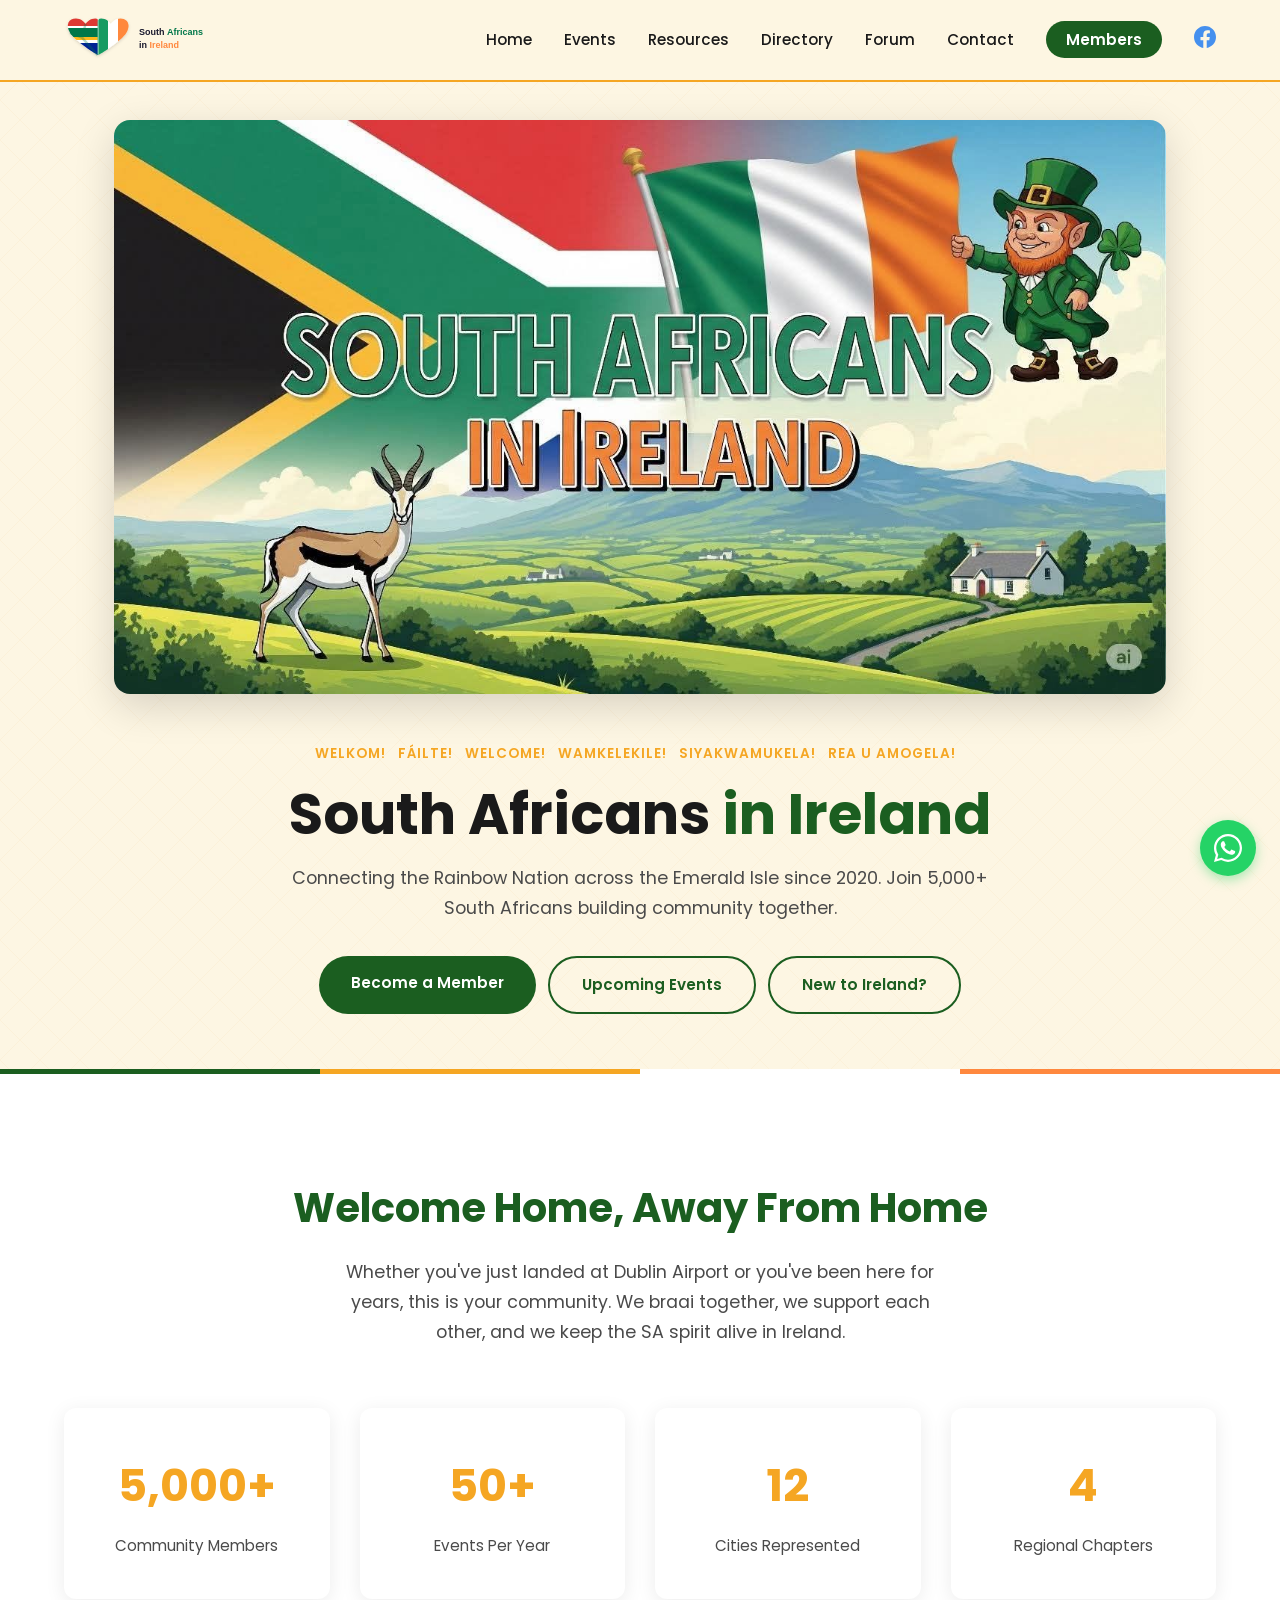
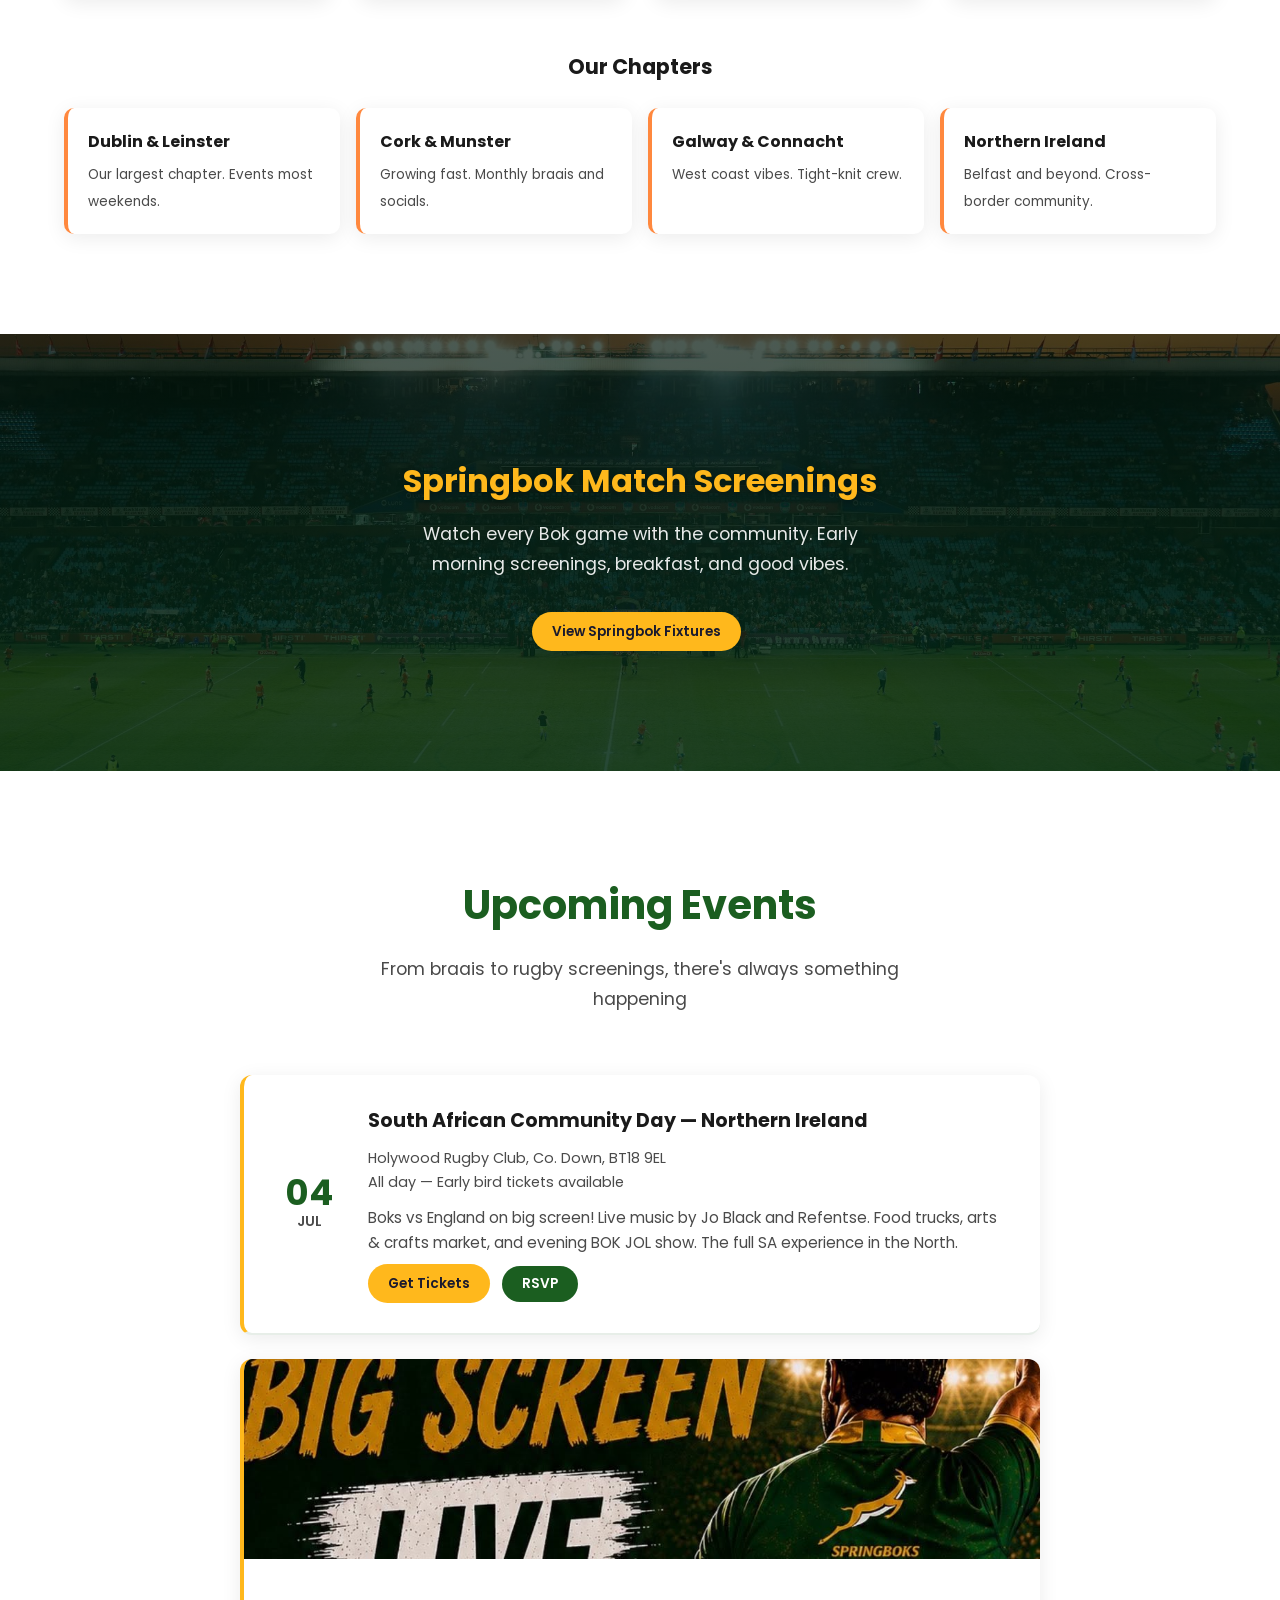
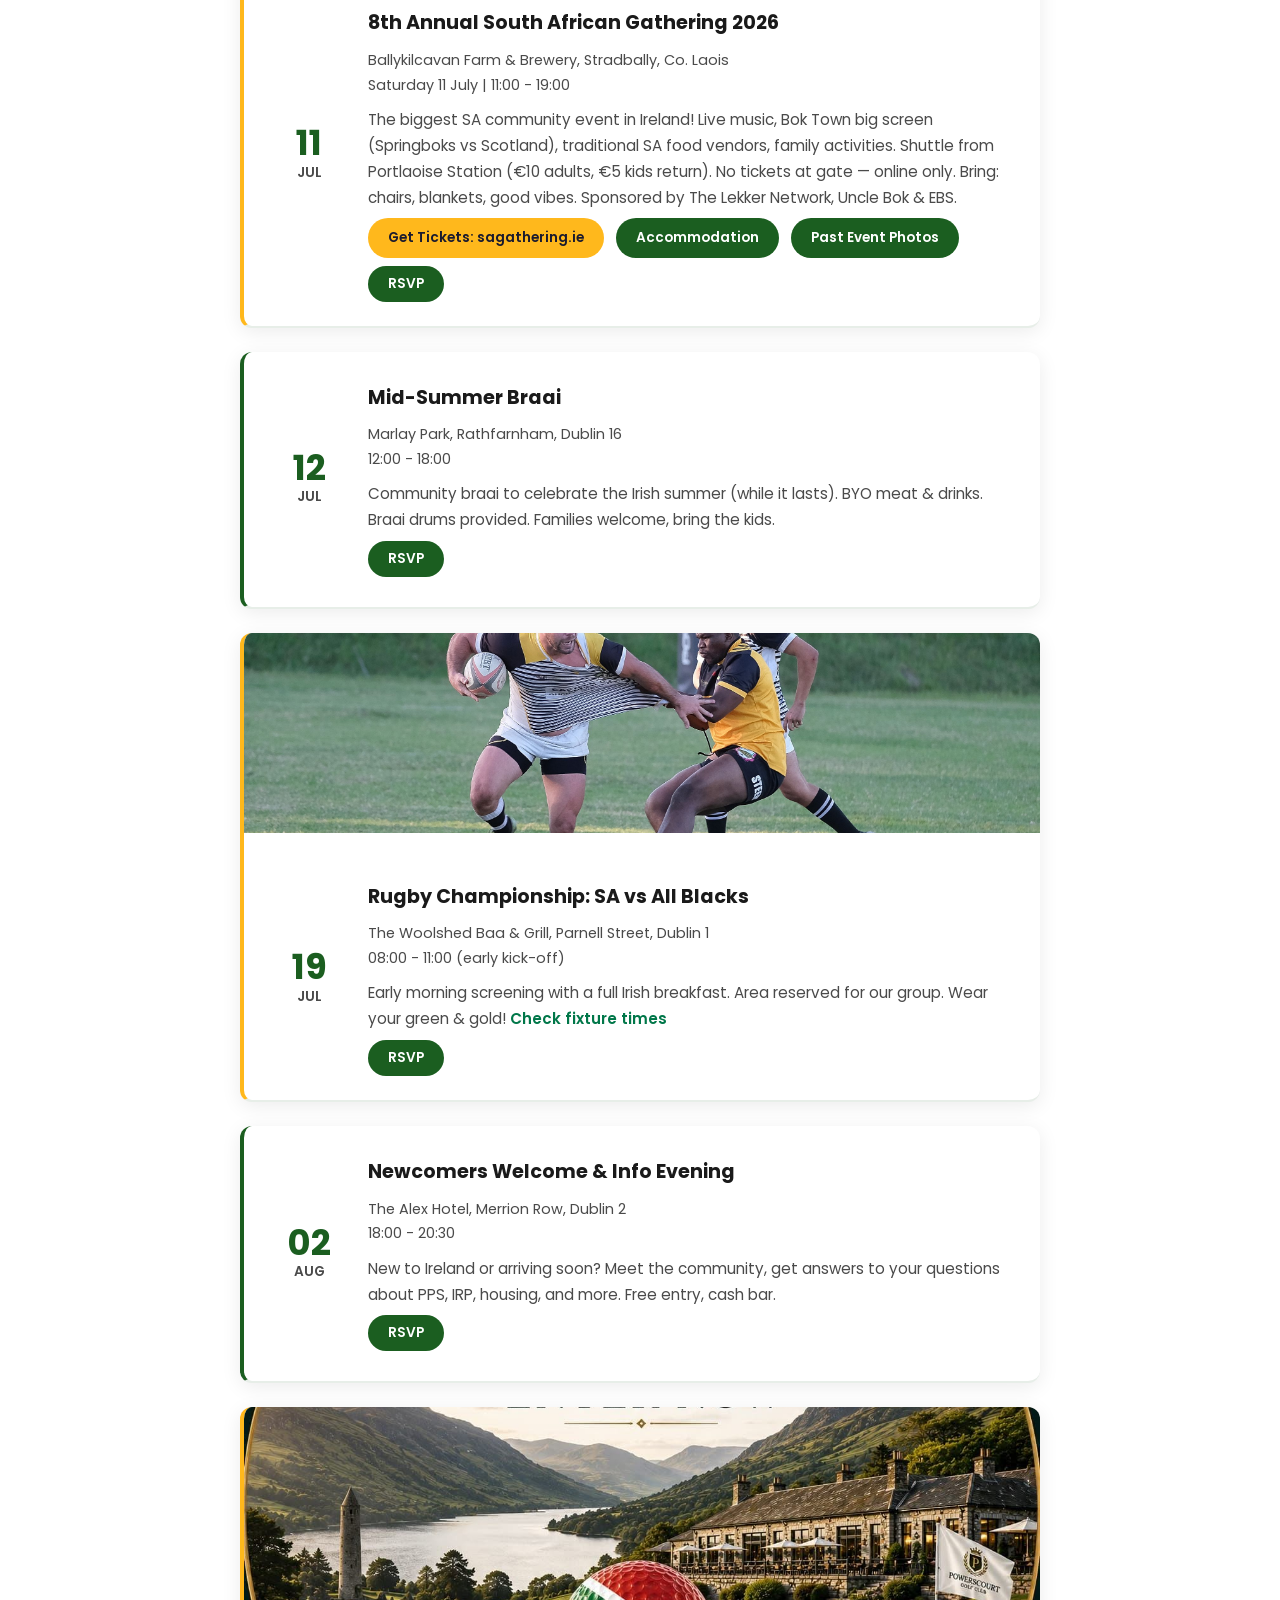
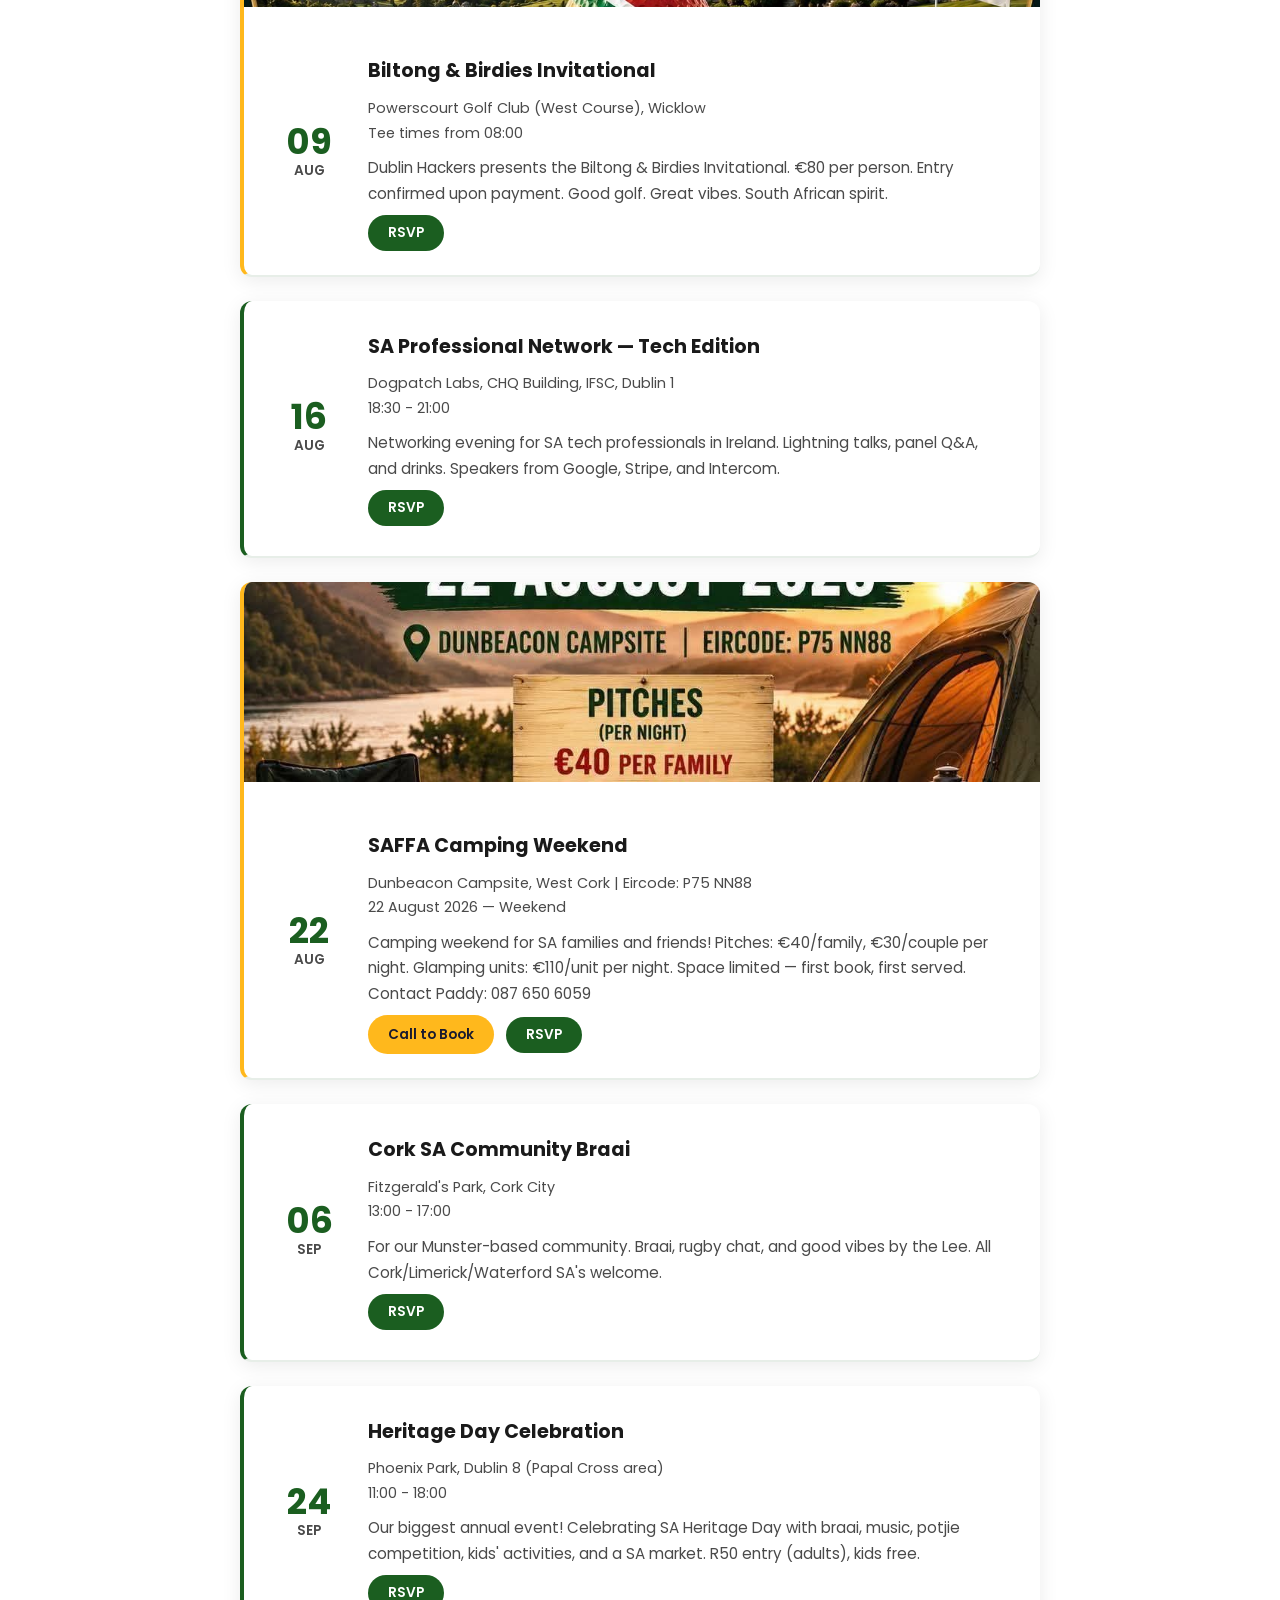
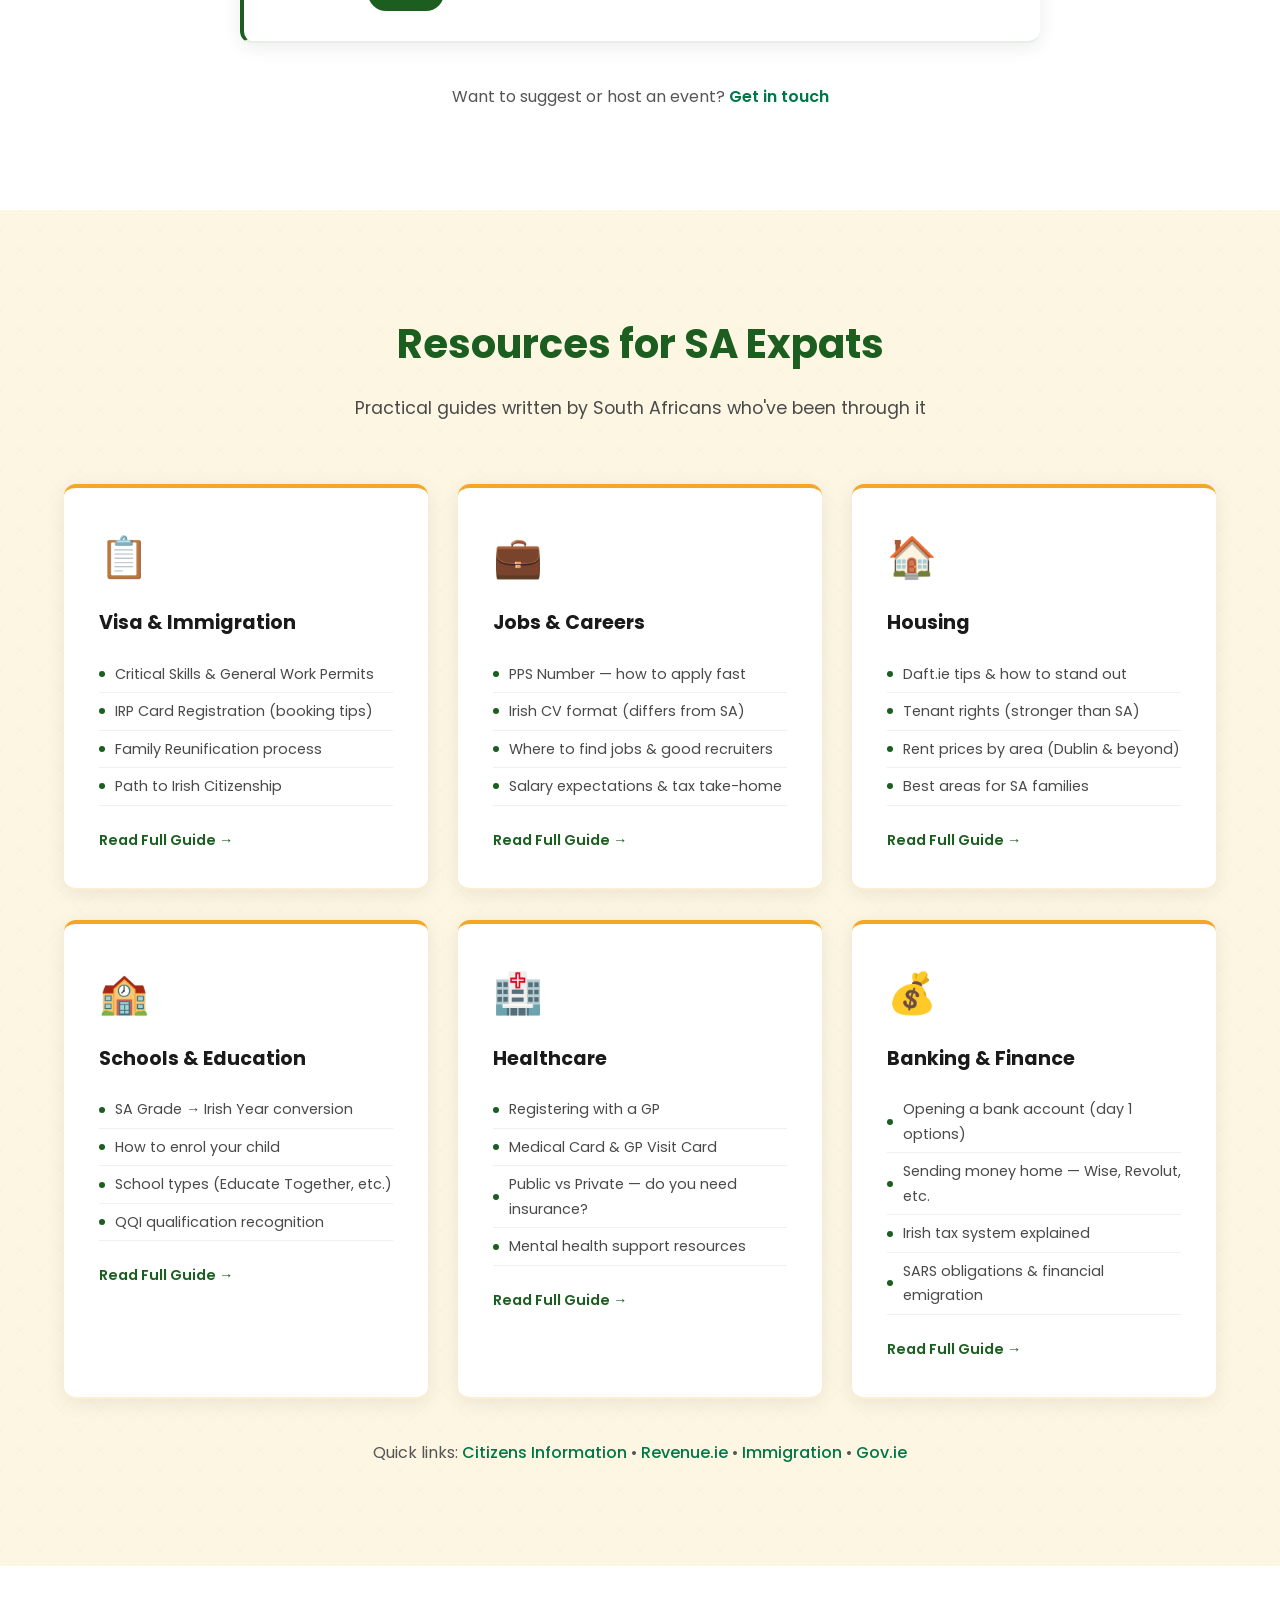
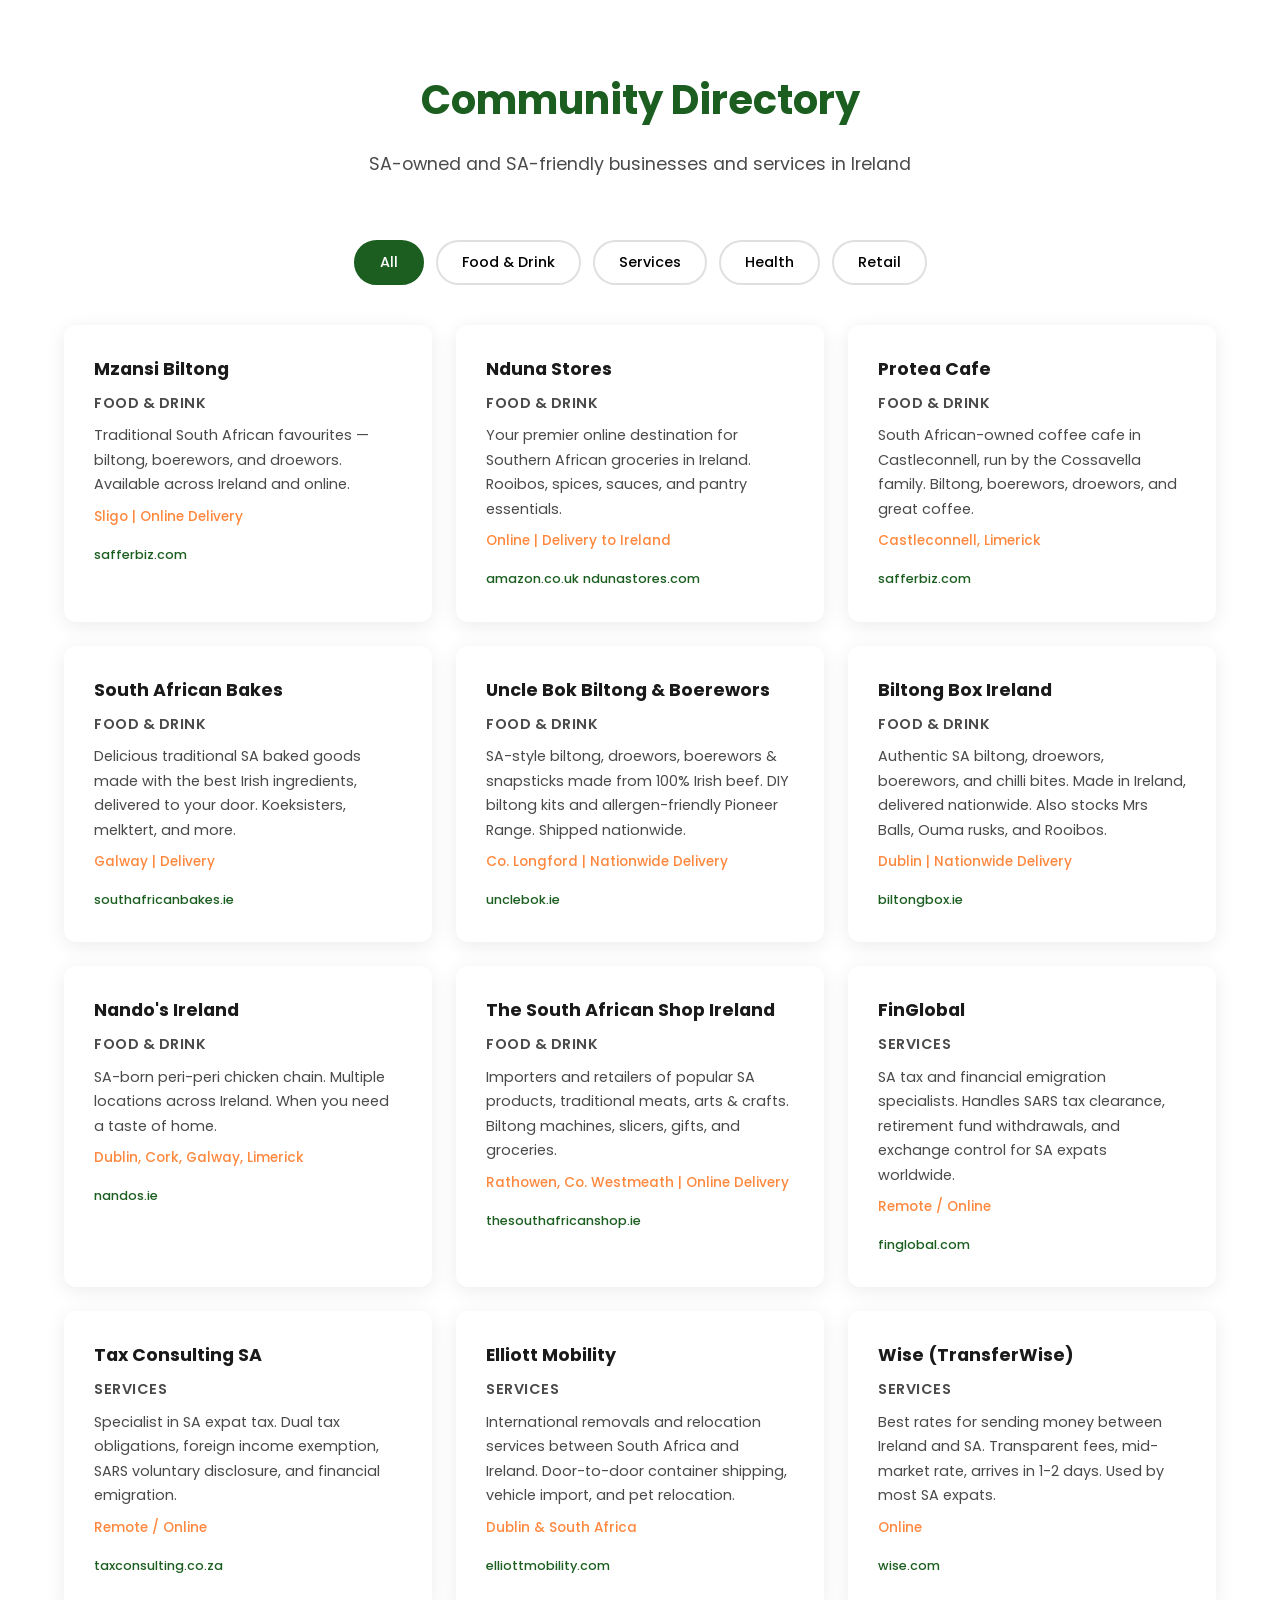
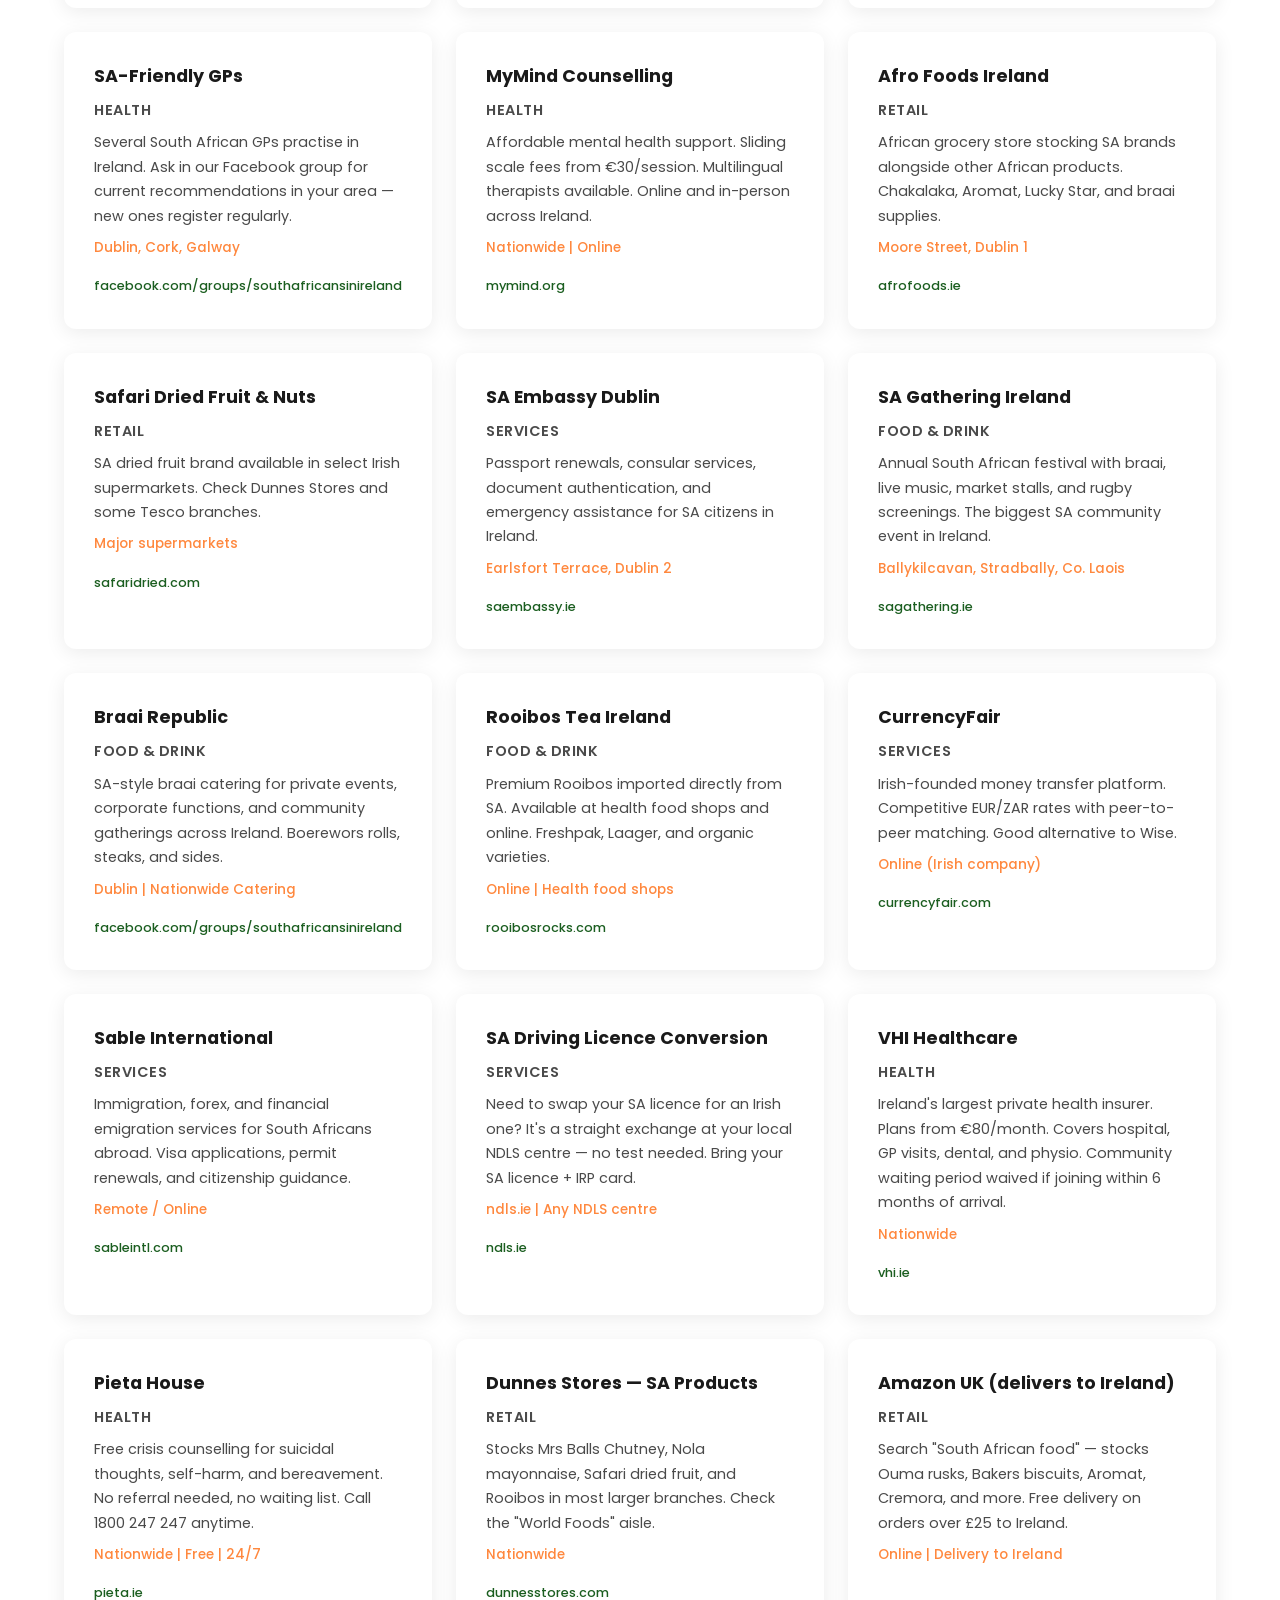
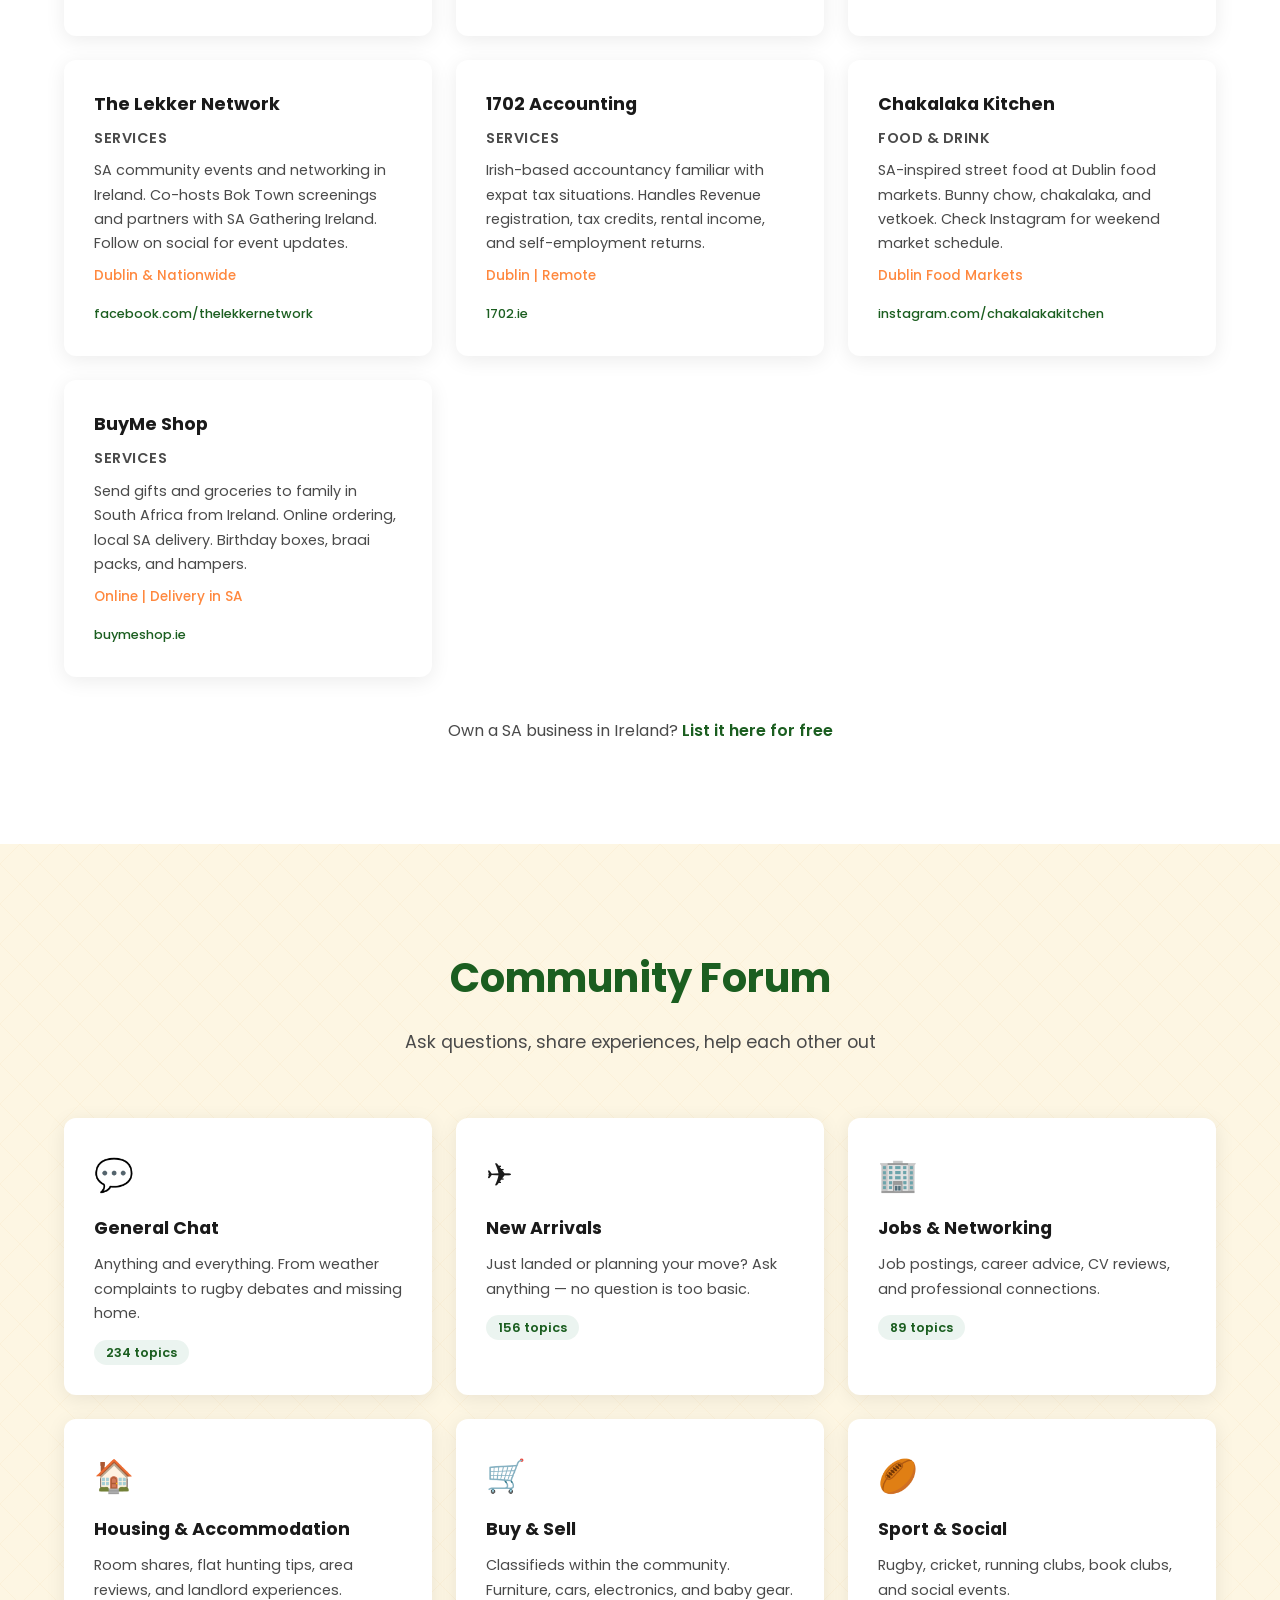
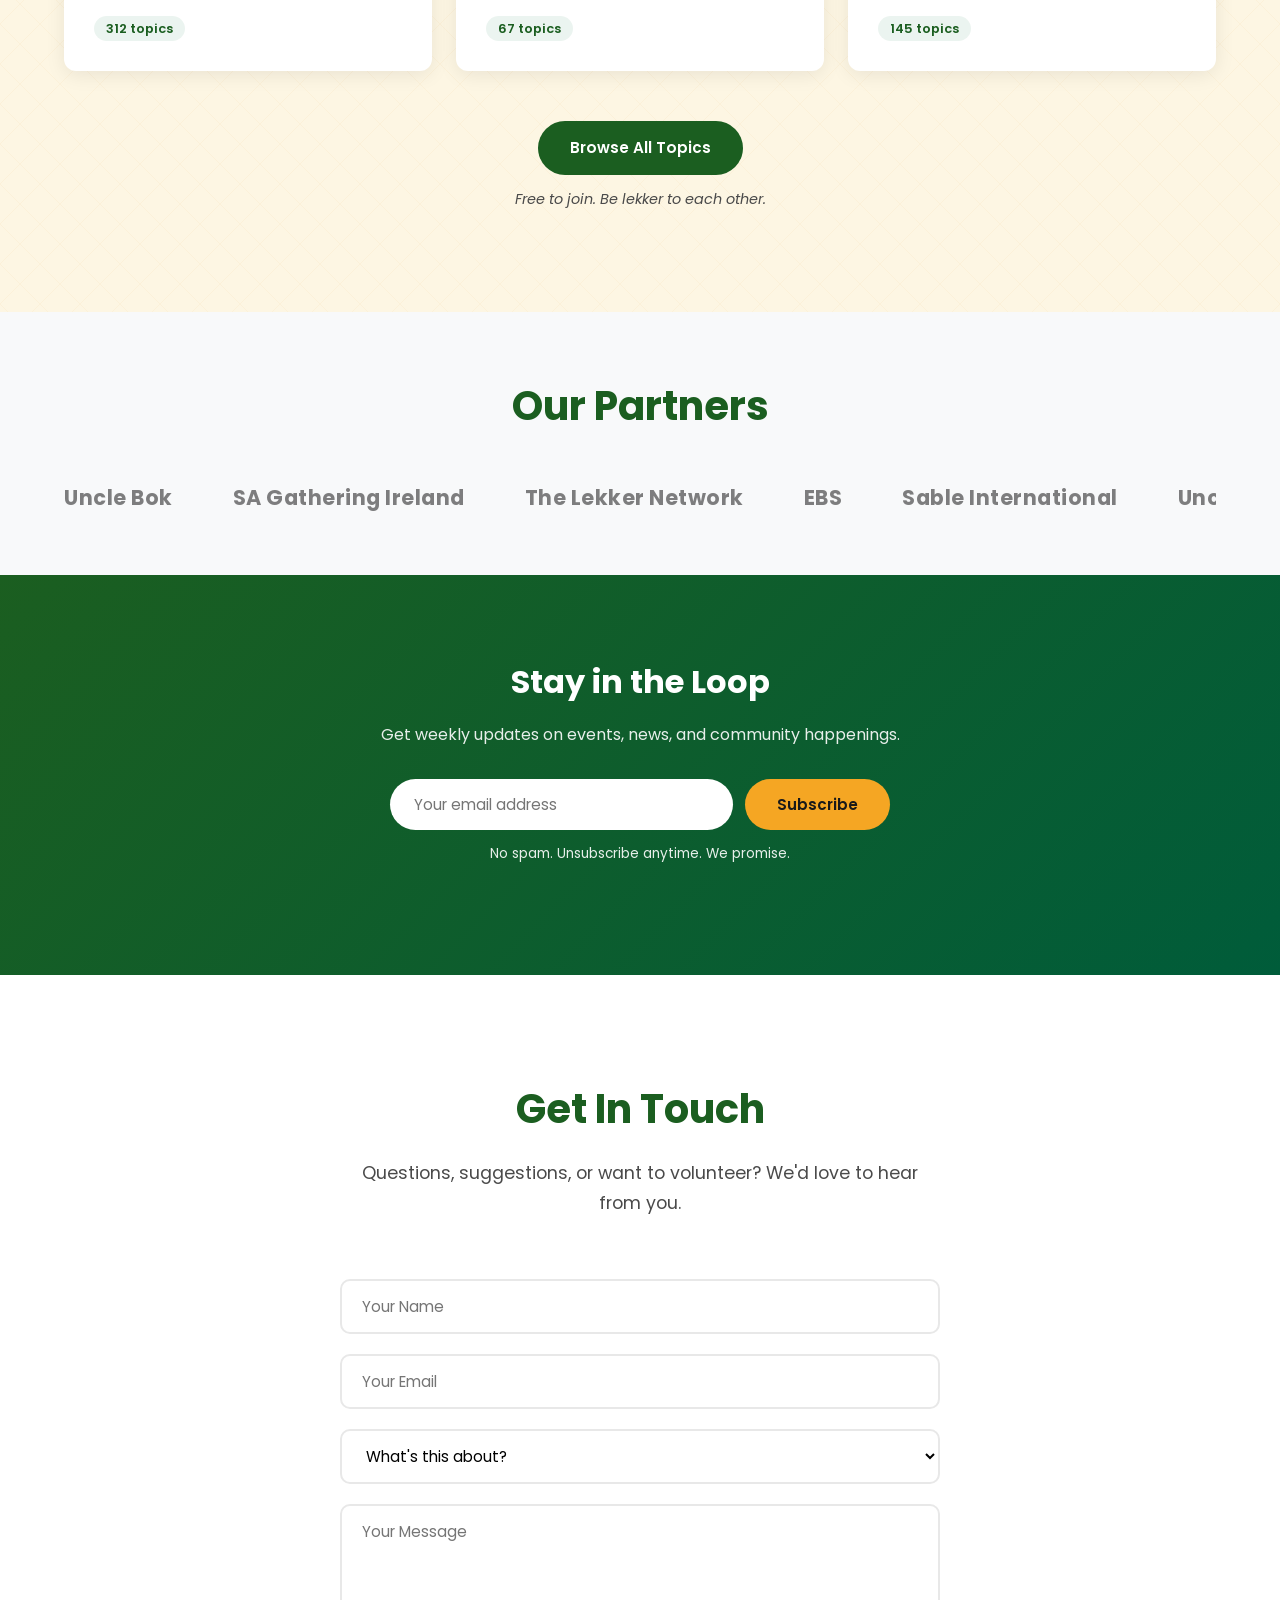
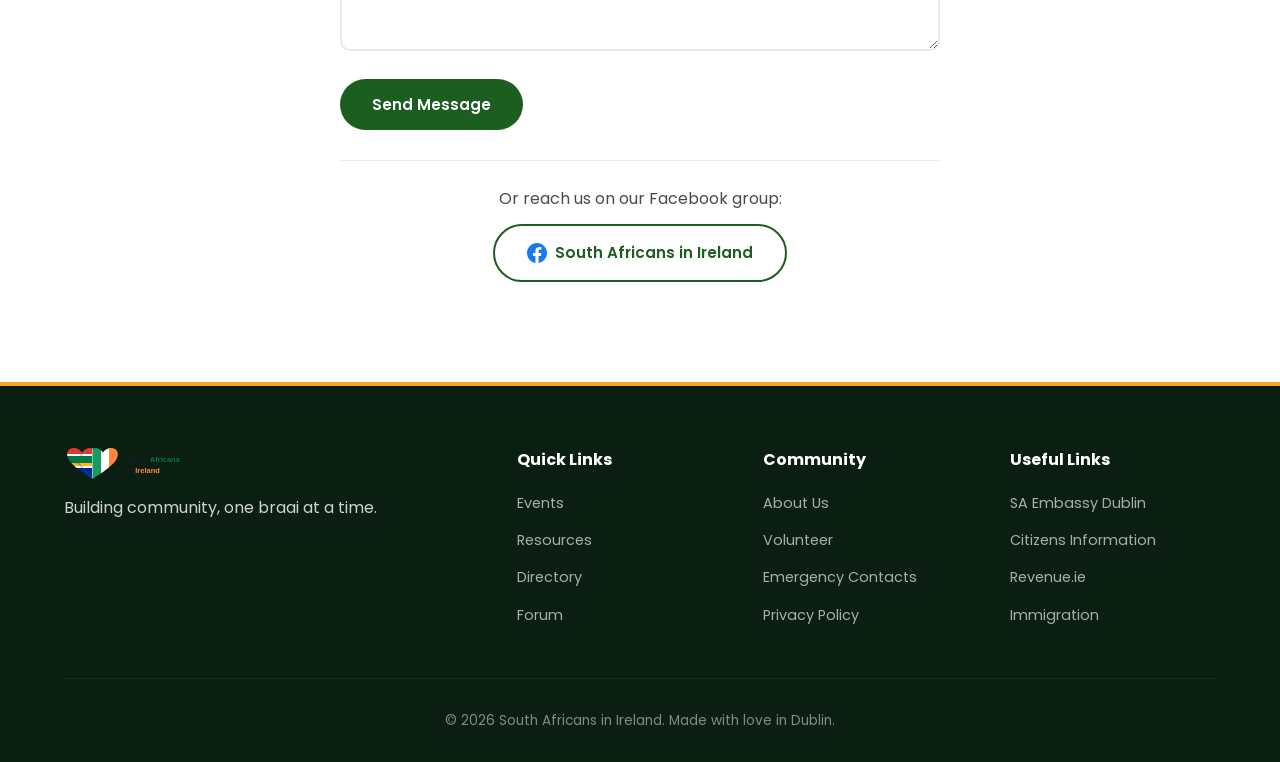
<file: index.html>
<!DOCTYPE html>
<html lang="en">
<head>
    <meta charset="UTF-8">
    <meta name="viewport" content="width=device-width, initial-scale=1.0">
    <title>South Africans in Ireland — Community, Events & Resources</title>
    <meta name="description" content="The home of South Africans living in Ireland. Events, resources, business directory, and community forum for 5,000+ SA expats.">

    <!-- Open Graph -->
    <meta property="og:title" content="South Africans in Ireland — Community, Events & Resources">
    <meta property="og:description" content="The home of South Africans living in Ireland. Events, resources, business directory, and community forum for 5,000+ SA expats.">
    <meta property="og:image" content="hero-banner.jpg">
    <meta property="og:url" content="https://southafricansinireland.com">
    <meta property="og:type" content="website">

    <!-- Twitter Card -->
    <meta name="twitter:card" content="summary_large_image">
    <meta name="twitter:title" content="South Africans in Ireland — Community, Events & Resources">
    <meta name="twitter:description" content="The home of South Africans living in Ireland. Events, resources, business directory, and community forum for 5,000+ SA expats.">
    <meta name="twitter:image" content="hero-banner.jpg">

    <link rel="stylesheet" href="styles.css">
    <link rel="preconnect" href="https://fonts.googleapis.com">
    <link href="https://fonts.googleapis.com/css2?family=Poppins:wght@300;400;600;700&display=swap" rel="stylesheet">
</head>
<body>
    <!-- Navigation -->
    <nav class="navbar" id="navbar">
        <div class="nav-container">
            <a href="#home" class="nav-logo">
                <img src="logo.svg" alt="South Africans in Ireland" class="nav-logo-img">
            </a>
            <button class="nav-toggle" id="nav-toggle" aria-label="Toggle navigation">
                <span></span><span></span><span></span>
            </button>
            <ul class="nav-menu" id="nav-menu">
                <li><a href="#home" class="nav-link">Home</a></li>
                <li><a href="#events" class="nav-link">Events</a></li>
                <li><a href="#resources" class="nav-link">Resources</a></li>
                <li><a href="#directory" class="nav-link">Directory</a></li>
                <li><a href="forum/index.html" class="nav-link">Forum</a></li>
                <li><a href="#contact" class="nav-link">Contact</a></li>
                <li><a href="members.html" class="nav-link nav-cta">Members</a></li>
                <li><a href="https://www.facebook.com/groups/southafricansinireland" target="_blank" class="nav-fb" title="Join our Facebook Group"><svg width="22" height="22" viewBox="0 0 24 24" fill="#1877F2"><path d="M24 12.073c0-6.627-5.373-12-12-12s-12 5.373-12 12c0 5.99 4.388 10.954 10.125 11.854v-8.385H7.078v-3.47h3.047V9.43c0-3.007 1.792-4.669 4.533-4.669 1.312 0 2.686.235 2.686.235v2.953H15.83c-1.491 0-1.956.925-1.956 1.874v2.25h3.328l-.532 3.47h-2.796v8.385C19.612 23.027 24 18.062 24 12.073z"/></svg></a></li>
            </ul>
        </div>
    </nav>

    <!-- Hero Section -->
    <section class="hero" id="home">
        <div class="hero-banner">
            <img src="hero-banner.jpg" alt="South Africans in Ireland — Springbok and Leprechaun with SA and Irish flags">
        </div>
        <div class="hero-text">
            <div class="hero-greeting-ticker">
                <div class="ticker-track">
                    <span class="ticker-content">Welkom! &nbsp; F&aacute;ilte! &nbsp; Welcome! &nbsp; Wamkelekile! &nbsp; Siyakwamukela! &nbsp; Rea u amogela! &nbsp; Ndi a ni tanzela! &nbsp; U amukelwa! &nbsp; Wamukelekile! &nbsp; Re a u amogela! &nbsp; Mukelani! &nbsp; </span>
                    <span class="ticker-content">Welkom! &nbsp; F&aacute;ilte! &nbsp; Welcome! &nbsp; Wamkelekile! &nbsp; Siyakwamukela! &nbsp; Rea u amogela! &nbsp; Ndi a ni tanzela! &nbsp; U amukelwa! &nbsp; Wamukelekile! &nbsp; Re a u amogela! &nbsp; Mukelani! &nbsp; </span>
                </div>
            </div>
            <h1>South Africans <span class="highlight-green">in Ireland</span></h1>
            <p class="hero-tagline">Connecting the Rainbow Nation across the Emerald Isle since 2020. Join 5,000+ South Africans building community together.</p>
            <div class="hero-buttons">
                <a href="members.html" class="btn btn-primary">Become a Member</a>
                <a href="#events" class="btn btn-outline">Upcoming Events</a>
                <a href="#resources" class="btn btn-outline">New to Ireland?</a>
            </div>
        </div>
        <div class="hero-flags">
            <div class="flag-stripe sa-green"></div>
            <div class="flag-stripe sa-gold"></div>
            <div class="flag-stripe ie-white"></div>
            <div class="flag-stripe ie-orange"></div>
        </div>
    </section>

    <!-- About Section -->
    <section class="section about" id="about">
        <div class="container">
            <h2 class="section-title">Welcome Home, Away From Home</h2>
            <p class="section-subtitle">Whether you've just landed at Dublin Airport or you've been here for years, this is your community. We braai together, we support each other, and we keep the SA spirit alive in Ireland.</p>
            <div class="stats-grid">
                <div class="stat-card">
                    <span class="stat-number">5,000+</span>
                    <span class="stat-label">Community Members</span>
                </div>
                <div class="stat-card">
                    <span class="stat-number">50+</span>
                    <span class="stat-label">Events Per Year</span>
                </div>
                <div class="stat-card">
                    <span class="stat-number">12</span>
                    <span class="stat-label">Cities Represented</span>
                </div>
                <div class="stat-card">
                    <span class="stat-number">4</span>
                    <span class="stat-label">Regional Chapters</span>
                </div>
            </div>

            <!-- Regional Chapters -->
            <div class="chapters-section">
                <h3 style="text-align: center; margin: 50px 0 24px; font-size: 1.3rem;">Our Chapters</h3>
                <div class="chapters-grid">
                    <div class="chapter-card">
                        <strong>Dublin &amp; Leinster</strong>
                        <span>Our largest chapter. Events most weekends.</span>
                    </div>
                    <div class="chapter-card">
                        <strong>Cork &amp; Munster</strong>
                        <span>Growing fast. Monthly braais and socials.</span>
                    </div>
                    <div class="chapter-card">
                        <strong>Galway &amp; Connacht</strong>
                        <span>West coast vibes. Tight-knit crew.</span>
                    </div>
                    <div class="chapter-card">
                        <strong>Northern Ireland</strong>
                        <span>Belfast and beyond. Cross-border community.</span>
                    </div>
                </div>
            </div>
        </div>
    </section>

    <!-- Rugby Feature Banner -->
    <section class="rugby-banner-section" id="rugby">
        <div class="rugby-banner-bg"></div>
        <div class="rugby-banner-overlay"></div>
        <div class="container" style="position: relative; z-index: 2;">
            <div class="rugby-placeholder">
                <h2>Springbok Match Screenings</h2>
                <p>Watch every Bok game with the community. Early morning screenings, breakfast, and good vibes.</p>
                <a href="https://springboks.rugby/match-centre/fixtures" target="_blank" class="btn btn-small" style="background: #FFB81C; color: #1a1a2e;">View Springbok Fixtures</a>
            </div>
        </div>
    </section>

    <!-- Events Section -->
    <section class="section events" id="events">
        <div class="container">
            <h2 class="section-title">Upcoming Events</h2>
            <p class="section-subtitle">From braais to rugby screenings, there's always something happening</p>
            <div class="events-grid">
                <div class="event-card" style="border-left-color: #FFB81C;">
                    <div class="event-date">
                        <span class="event-day">04</span>
                        <span class="event-month">JUL</span>
                    </div>
                    <div class="event-details">
                        <h3>South African Community Day — Northern Ireland</h3>
                        <p class="event-location">Holywood Rugby Club, Co. Down, BT18 9EL</p>
                        <p class="event-time">All day — Early bird tickets available</p>
                        <p class="event-desc">Boks vs England on big screen! Live music by Jo Black and Refentse. Food trucks, arts &amp; crafts market, and evening BOK JOL show. The full SA experience in the North.</p>
                        <a href="https://www.safferbiz.com/events/south-african-community-day" target="_blank" class="btn btn-small" style="background: #FFB81C; color: #1a1a2e;">Get Tickets</a>
                        <button class="btn btn-small rsvp-btn">RSVP</button>
                    </div>
                </div>
                <div class="event-card event-card-featured">
                    <img src="bok-town-screening.jpg" alt="Bok Town Big Screen Live — Springboks vs Scotland" class="event-card-img">
                    <div class="event-card-body">
                        <div class="event-date">
                            <span class="event-day">11</span>
                            <span class="event-month">JUL</span>
                        </div>
                        <div class="event-details">
                            <h3>8th Annual South African Gathering 2026</h3>
                            <p class="event-location">Ballykilcavan Farm &amp; Brewery, Stradbally, Co. Laois</p>
                            <p class="event-time">Saturday 11 July | 11:00 - 19:00</p>
                            <p class="event-desc">The biggest SA community event in Ireland! Live music, Bok Town big screen (Springboks vs Scotland), traditional SA food vendors, family activities. Shuttle from Portlaoise Station (&euro;10 adults, &euro;5 kids return). No tickets at gate &mdash; online only. Bring: chairs, blankets, good vibes. Sponsored by The Lekker Network, Uncle Bok &amp; EBS.</p>
                            <a href="https://www.sagathering.ie" target="_blank" class="btn btn-small" style="background: #FFB81C; color: #1a1a2e;">Get Tickets: sagathering.ie</a>
                            <a href="https://www.sagathering.ie/accommodation" target="_blank" class="btn btn-small">Accommodation</a>
                            <a href="https://www.sagathering.ie/gallery" target="_blank" class="btn btn-small">Past Event Photos</a>
                            <button class="btn btn-small rsvp-btn">RSVP</button>
                        </div>
                    </div>
                </div>
                <div class="event-card">
                    <div class="event-date">
                        <span class="event-day">12</span>
                        <span class="event-month">JUL</span>
                    </div>
                    <div class="event-details">
                        <h3>Mid-Summer Braai</h3>
                        <p class="event-location">Marlay Park, Rathfarnham, Dublin 16</p>
                        <p class="event-time">12:00 - 18:00</p>
                        <p class="event-desc">Community braai to celebrate the Irish summer (while it lasts). BYO meat & drinks. Braai drums provided. Families welcome, bring the kids.</p>
                        <button class="btn btn-small rsvp-btn">RSVP</button>
                    </div>
                </div>
                <div class="event-card event-card-featured">
                    <img src="rugby-action.jpg" alt="Rugby action" class="event-card-img">
                    <div class="event-card-body">
                        <div class="event-date">
                            <span class="event-day">19</span>
                            <span class="event-month">JUL</span>
                        </div>
                        <div class="event-details">
                            <h3>Rugby Championship: SA vs All Blacks</h3>
                            <p class="event-location">The Woolshed Baa &amp; Grill, Parnell Street, Dublin 1</p>
                            <p class="event-time">08:00 - 11:00 (early kick-off)</p>
                            <p class="event-desc">Early morning screening with a full Irish breakfast. Area reserved for our group. Wear your green &amp; gold! <a href="https://springboks.rugby/match-centre/fixtures" target="_blank" style="color: #007749; font-weight: 600;">Check fixture times</a></p>
                            <button class="btn btn-small rsvp-btn">RSVP</button>
                        </div>
                    </div>
                </div>
                <div class="event-card">
                    <div class="event-date">
                        <span class="event-day">02</span>
                        <span class="event-month">AUG</span>
                    </div>
                    <div class="event-details">
                        <h3>Newcomers Welcome &amp; Info Evening</h3>
                        <p class="event-location">The Alex Hotel, Merrion Row, Dublin 2</p>
                        <p class="event-time">18:00 - 20:30</p>
                        <p class="event-desc">New to Ireland or arriving soon? Meet the community, get answers to your questions about PPS, IRP, housing, and more. Free entry, cash bar.</p>
                        <button class="btn btn-small rsvp-btn">RSVP</button>
                    </div>
                </div>
                <div class="event-card event-card-featured">
                    <img src="biltong-birdies.jpg" alt="Biltong &amp; Birdies Invitational at Powerscourt Golf Club" class="event-card-img">
                    <div class="event-card-body">
                        <div class="event-date">
                            <span class="event-day">09</span>
                            <span class="event-month">AUG</span>
                        </div>
                        <div class="event-details">
                            <h3>Biltong &amp; Birdies Invitational</h3>
                            <p class="event-location">Powerscourt Golf Club (West Course), Wicklow</p>
                            <p class="event-time">Tee times from 08:00</p>
                            <p class="event-desc">Dublin Hackers presents the Biltong &amp; Birdies Invitational. &euro;80 per person. Entry confirmed upon payment. Good golf. Great vibes. South African spirit.</p>
                            <button class="btn btn-small rsvp-btn">RSVP</button>
                        </div>
                    </div>
                </div>
                <div class="event-card">
                    <div class="event-date">
                        <span class="event-day">16</span>
                        <span class="event-month">AUG</span>
                    </div>
                    <div class="event-details">
                        <h3>SA Professional Network — Tech Edition</h3>
                        <p class="event-location">Dogpatch Labs, CHQ Building, IFSC, Dublin 1</p>
                        <p class="event-time">18:30 - 21:00</p>
                        <p class="event-desc">Networking evening for SA tech professionals in Ireland. Lightning talks, panel Q&amp;A, and drinks. Speakers from Google, Stripe, and Intercom.</p>
                        <button class="btn btn-small rsvp-btn">RSVP</button>
                    </div>
                </div>
                <div class="event-card event-card-featured">
                    <img src="saffa-camping.jpg" alt="SAFFA Camping Weekend at Dunbeacon Campsite" class="event-card-img">
                    <div class="event-card-body">
                        <div class="event-date">
                            <span class="event-day">22</span>
                            <span class="event-month">AUG</span>
                        </div>
                        <div class="event-details">
                            <h3>SAFFA Camping Weekend</h3>
                            <p class="event-location">Dunbeacon Campsite, West Cork | Eircode: P75 NN88</p>
                            <p class="event-time">22 August 2026 — Weekend</p>
                            <p class="event-desc">Camping weekend for SA families and friends! Pitches: &euro;40/family, &euro;30/couple per night. Glamping units: &euro;110/unit per night. Space limited — first book, first served. Contact Paddy: 087 650 6059</p>
                            <a href="tel:0876506059" class="btn btn-small" style="background: #FFB81C; color: #1a1a2e;">Call to Book</a>
                            <button class="btn btn-small rsvp-btn">RSVP</button>
                        </div>
                    </div>
                </div>
                <div class="event-card">
                    <div class="event-date">
                        <span class="event-day">06</span>
                        <span class="event-month">SEP</span>
                    </div>
                    <div class="event-details">
                        <h3>Cork SA Community Braai</h3>
                        <p class="event-location">Fitzgerald's Park, Cork City</p>
                        <p class="event-time">13:00 - 17:00</p>
                        <p class="event-desc">For our Munster-based community. Braai, rugby chat, and good vibes by the Lee. All Cork/Limerick/Waterford SA's welcome.</p>
                        <button class="btn btn-small rsvp-btn">RSVP</button>
                    </div>
                </div>
                <div class="event-card">
                    <div class="event-date">
                        <span class="event-day">24</span>
                        <span class="event-month">SEP</span>
                    </div>
                    <div class="event-details">
                        <h3>Heritage Day Celebration</h3>
                        <p class="event-location">Phoenix Park, Dublin 8 (Papal Cross area)</p>
                        <p class="event-time">11:00 - 18:00</p>
                        <p class="event-desc">Our biggest annual event! Celebrating SA Heritage Day with braai, music, potjie competition, kids' activities, and a SA market. R50 entry (adults), kids free.</p>
                        <button class="btn btn-small rsvp-btn">RSVP</button>
                    </div>
                </div>
            </div>
            <div class="events-cta">
                <p style="color: #555; margin-top: 20px;">Want to suggest or host an event? <a href="#contact" style="color: #007749; font-weight: 600;">Get in touch</a></p>
            </div>
        </div>
    </section>

    <!-- Resources Section -->
    <section class="section resources" id="resources">
        <div class="container">
            <h2 class="section-title">Resources for SA Expats</h2>
            <p class="section-subtitle">Practical guides written by South Africans who've been through it</p>
            <div class="resources-grid">
                <div class="resource-card">
                    <div class="resource-icon">&#x1F4CB;</div>
                    <h3>Visa & Immigration</h3>
                    <ul>
                        <li>Critical Skills &amp; General Work Permits</li>
                        <li>IRP Card Registration (booking tips)</li>
                        <li>Family Reunification process</li>
                        <li>Path to Irish Citizenship</li>
                    </ul>
                    <a href="guides/visa-immigration.html" class="resource-link">Read Full Guide &rarr;</a>
                </div>
                <div class="resource-card">
                    <div class="resource-icon">&#x1F4BC;</div>
                    <h3>Jobs & Careers</h3>
                    <ul>
                        <li>PPS Number — how to apply fast</li>
                        <li>Irish CV format (differs from SA)</li>
                        <li>Where to find jobs &amp; good recruiters</li>
                        <li>Salary expectations &amp; tax take-home</li>
                    </ul>
                    <a href="guides/jobs-careers.html" class="resource-link">Read Full Guide &rarr;</a>
                </div>
                <div class="resource-card">
                    <div class="resource-icon">&#x1F3E0;</div>
                    <h3>Housing</h3>
                    <ul>
                        <li>Daft.ie tips &amp; how to stand out</li>
                        <li>Tenant rights (stronger than SA)</li>
                        <li>Rent prices by area (Dublin &amp; beyond)</li>
                        <li>Best areas for SA families</li>
                    </ul>
                    <a href="guides/housing.html" class="resource-link">Read Full Guide &rarr;</a>
                </div>
                <div class="resource-card">
                    <div class="resource-icon">&#x1F3EB;</div>
                    <h3>Schools & Education</h3>
                    <ul>
                        <li>SA Grade &rarr; Irish Year conversion</li>
                        <li>How to enrol your child</li>
                        <li>School types (Educate Together, etc.)</li>
                        <li>QQI qualification recognition</li>
                    </ul>
                    <a href="guides/schools-education.html" class="resource-link">Read Full Guide &rarr;</a>
                </div>
                <div class="resource-card">
                    <div class="resource-icon">&#x1F3E5;</div>
                    <h3>Healthcare</h3>
                    <ul>
                        <li>Registering with a GP</li>
                        <li>Medical Card &amp; GP Visit Card</li>
                        <li>Public vs Private — do you need insurance?</li>
                        <li>Mental health support resources</li>
                    </ul>
                    <a href="guides/healthcare.html" class="resource-link">Read Full Guide &rarr;</a>
                </div>
                <div class="resource-card">
                    <div class="resource-icon">&#x1F4B0;</div>
                    <h3>Banking & Finance</h3>
                    <ul>
                        <li>Opening a bank account (day 1 options)</li>
                        <li>Sending money home — Wise, Revolut, etc.</li>
                        <li>Irish tax system explained</li>
                        <li>SARS obligations &amp; financial emigration</li>
                    </ul>
                    <a href="guides/banking-finance.html" class="resource-link">Read Full Guide &rarr;</a>
                </div>
            </div>
            <div style="text-align: center; margin-top: 40px;">
                <p style="color: #555;">Quick links: <a href="https://www.citizensinformation.ie" target="_blank" style="color: #007749; font-weight: 500;">Citizens Information</a> &bull; <a href="https://www.revenue.ie" target="_blank" style="color: #007749; font-weight: 500;">Revenue.ie</a> &bull; <a href="https://www.irishimmigration.ie" target="_blank" style="color: #007749; font-weight: 500;">Immigration</a> &bull; <a href="https://www.gov.ie" target="_blank" style="color: #007749; font-weight: 500;">Gov.ie</a></p>
            </div>
        </div>
    </section>

    <!-- Directory Section -->
    <section class="section directory" id="directory">
        <div class="container">
            <h2 class="section-title">Community Directory</h2>
            <p class="section-subtitle">SA-owned and SA-friendly businesses and services in Ireland</p>
            <div class="directory-filter">
                <button class="filter-btn active" data-filter="all">All</button>
                <button class="filter-btn" data-filter="food">Food & Drink</button>
                <button class="filter-btn" data-filter="services">Services</button>
                <button class="filter-btn" data-filter="health">Health</button>
                <button class="filter-btn" data-filter="retail">Retail</button>
            </div>
            <div class="directory-grid">
                <div class="directory-card" data-category="food">
                    <h3><a href="https://www.safferbiz.com/country/ireland" target="_blank" style="color: inherit;">Mzansi Biltong</a></h3>
                    <p class="directory-category">Food & Drink</p>
                    <p>Traditional South African favourites — biltong, boerewors, and droewors. Available across Ireland and online.</p>
                    <p class="directory-location">Sligo | Online Delivery</p>
                    <a href="https://www.safferbiz.com/country/ireland" target="_blank" class="directory-website">safferbiz.com</a>
                </div>
                <div class="directory-card" data-category="food">
                    <h3><a href="https://www.safferbiz.com/country/ireland" target="_blank" style="color: inherit;">Nduna Stores</a></h3>
                    <p class="directory-category">Food & Drink</p>
                    <p>Your premier online destination for Southern African groceries in Ireland. Rooibos, spices, sauces, and pantry essentials.</p>
                    <p class="directory-location">Online | Delivery to Ireland</p>
                    <a href="https://www.amazon.co.uk" target="_blank" class="directory-website">amazon.co.uk</a>
                    <a href="https://www.ndunastores.com" target="_blank" class="directory-website">ndunastores.com</a>
                </div>
                <div class="directory-card" data-category="food">
                    <h3><a href="https://www.safferbiz.com/country/ireland" target="_blank" style="color: inherit;">Protea Cafe</a></h3>
                    <p class="directory-category">Food & Drink</p>
                    <p>South African-owned coffee cafe in Castleconnell, run by the Cossavella family. Biltong, boerewors, droewors, and great coffee.</p>
                    <p class="directory-location">Castleconnell, Limerick</p>
                    <a href="https://www.safferbiz.com/country/ireland" target="_blank" class="directory-website">safferbiz.com</a>
                </div>
                <div class="directory-card" data-category="food">
                    <h3><a href="https://www.safferbiz.com/country/ireland" target="_blank" style="color: inherit;">South African Bakes</a></h3>
                    <p class="directory-category">Food & Drink</p>
                    <p>Delicious traditional SA baked goods made with the best Irish ingredients, delivered to your door. Koeksisters, melktert, and more.</p>
                    <p class="directory-location">Galway | Delivery</p>
                    <a href="https://www.southafricanbakes.ie" target="_blank" class="directory-website">southafricanbakes.ie</a>
                </div>
                <div class="directory-card" data-category="food">
                    <h3><a href="https://unclebok.ie/" target="_blank" style="color: inherit;">Uncle Bok Biltong &amp; Boerewors</a></h3>
                    <p class="directory-category">Food & Drink</p>
                    <p>SA-style biltong, droewors, boerewors &amp; snapsticks made from 100% Irish beef. DIY biltong kits and allergen-friendly Pioneer Range. Shipped nationwide.</p>
                    <p class="directory-location">Co. Longford | Nationwide Delivery</p>
                    <a href="https://unclebok.ie" target="_blank" class="directory-website">unclebok.ie</a>
                </div>
                <div class="directory-card" data-category="food">
                    <h3><a href="https://www.biltongbox.ie" target="_blank" style="color: inherit;">Biltong Box Ireland</a></h3>
                    <p class="directory-category">Food & Drink</p>
                    <p>Authentic SA biltong, droewors, boerewors, and chilli bites. Made in Ireland, delivered nationwide. Also stocks Mrs Balls, Ouma rusks, and Rooibos.</p>
                    <p class="directory-location">Dublin | Nationwide Delivery</p>
                    <a href="https://www.biltongbox.ie" target="_blank" class="directory-website">biltongbox.ie</a>
                </div>
                <div class="directory-card" data-category="food">
                    <h3><a href="https://www.nandos.ie" target="_blank" style="color: inherit;">Nando's Ireland</a></h3>
                    <p class="directory-category">Food & Drink</p>
                    <p>SA-born peri-peri chicken chain. Multiple locations across Ireland. When you need a taste of home.</p>
                    <p class="directory-location">Dublin, Cork, Galway, Limerick</p>
                    <a href="https://www.nandos.ie" target="_blank" class="directory-website">nandos.ie</a>
                </div>
                <div class="directory-card" data-category="food">
                    <h3><a href="https://www.thesouthafricanshop.ie" target="_blank" style="color: inherit;">The South African Shop Ireland</a></h3>
                    <p class="directory-category">Food & Drink</p>
                    <p>Importers and retailers of popular SA products, traditional meats, arts &amp; crafts. Biltong machines, slicers, gifts, and groceries.</p>
                    <p class="directory-location">Rathowen, Co. Westmeath | Online Delivery</p>
                    <a href="https://www.thesouthafricanshop.ie" target="_blank" class="directory-website">thesouthafricanshop.ie</a>
                </div>
                <div class="directory-card" data-category="services">
                    <h3><a href="https://www.finglobal.com" target="_blank" style="color: inherit;">FinGlobal</a></h3>
                    <p class="directory-category">Services</p>
                    <p>SA tax and financial emigration specialists. Handles SARS tax clearance, retirement fund withdrawals, and exchange control for SA expats worldwide.</p>
                    <p class="directory-location">Remote / Online</p>
                    <a href="https://www.finglobal.com" target="_blank" class="directory-website">finglobal.com</a>
                </div>
                <div class="directory-card" data-category="services">
                    <h3><a href="https://www.taxconsulting.co.za" target="_blank" style="color: inherit;">Tax Consulting SA</a></h3>
                    <p class="directory-category">Services</p>
                    <p>Specialist in SA expat tax. Dual tax obligations, foreign income exemption, SARS voluntary disclosure, and financial emigration.</p>
                    <p class="directory-location">Remote / Online</p>
                    <a href="https://www.taxconsulting.co.za" target="_blank" class="directory-website">taxconsulting.co.za</a>
                </div>
                <div class="directory-card" data-category="services">
                    <h3><a href="https://www.elliottmobility.com" target="_blank" style="color: inherit;">Elliott Mobility</a></h3>
                    <p class="directory-category">Services</p>
                    <p>International removals and relocation services between South Africa and Ireland. Door-to-door container shipping, vehicle import, and pet relocation.</p>
                    <p class="directory-location">Dublin &amp; South Africa</p>
                    <a href="https://www.elliottmobility.com" target="_blank" class="directory-website">elliottmobility.com</a>
                </div>
                <div class="directory-card" data-category="services">
                    <h3><a href="https://wise.com" target="_blank" style="color: inherit;">Wise (TransferWise)</a></h3>
                    <p class="directory-category">Services</p>
                    <p>Best rates for sending money between Ireland and SA. Transparent fees, mid-market rate, arrives in 1-2 days. Used by most SA expats.</p>
                    <p class="directory-location">Online</p>
                    <a href="https://wise.com" target="_blank" class="directory-website">wise.com</a>
                </div>
                <div class="directory-card" data-category="health">
                    <h3><a href="https://www.facebook.com/groups/southafricansinireland" target="_blank" style="color: inherit;">SA-Friendly GPs</a></h3>
                    <p class="directory-category">Health</p>
                    <p>Several South African GPs practise in Ireland. Ask in our Facebook group for current recommendations in your area — new ones register regularly.</p>
                    <p class="directory-location">Dublin, Cork, Galway</p>
                    <a href="https://www.facebook.com/groups/southafricansinireland" target="_blank" class="directory-website">facebook.com/groups/southafricansinireland</a>
                </div>
                <div class="directory-card" data-category="health">
                    <h3><a href="https://www.mymind.org" target="_blank" style="color: inherit;">MyMind Counselling</a></h3>
                    <p class="directory-category">Health</p>
                    <p>Affordable mental health support. Sliding scale fees from &euro;30/session. Multilingual therapists available. Online and in-person across Ireland.</p>
                    <p class="directory-location">Nationwide | Online</p>
                    <a href="https://www.mymind.org" target="_blank" class="directory-website">mymind.org</a>
                </div>
                <div class="directory-card" data-category="retail">
                    <h3><a href="https://www.afrofoods.ie" target="_blank" style="color: inherit;">Afro Foods Ireland</a></h3>
                    <p class="directory-category">Retail</p>
                    <p>African grocery store stocking SA brands alongside other African products. Chakalaka, Aromat, Lucky Star, and braai supplies.</p>
                    <p class="directory-location">Moore Street, Dublin 1</p>
                    <a href="https://www.afrofoods.ie" target="_blank" class="directory-website">afrofoods.ie</a>
                </div>
                <div class="directory-card" data-category="retail">
                    <h3><a href="https://www.safaridried.com" target="_blank" style="color: inherit;">Safari Dried Fruit &amp; Nuts</a></h3>
                    <p class="directory-category">Retail</p>
                    <p>SA dried fruit brand available in select Irish supermarkets. Check Dunnes Stores and some Tesco branches.</p>
                    <p class="directory-location">Major supermarkets</p>
                    <a href="https://www.safaridried.com" target="_blank" class="directory-website">safaridried.com</a>
                </div>
                <div class="directory-card" data-category="services">
                    <h3><a href="https://www.saembassy.ie" target="_blank" style="color: inherit;">SA Embassy Dublin</a></h3>
                    <p class="directory-category">Services</p>
                    <p>Passport renewals, consular services, document authentication, and emergency assistance for SA citizens in Ireland.</p>
                    <p class="directory-location">Earlsfort Terrace, Dublin 2</p>
                    <a href="https://www.saembassy.ie" target="_blank" class="directory-website">saembassy.ie</a>
                </div>
                <div class="directory-card" data-category="food">
                    <h3><a href="https://www.sagathering.ie" target="_blank" style="color: inherit;">SA Gathering Ireland</a></h3>
                    <p class="directory-category">Food & Drink</p>
                    <p>Annual South African festival with braai, live music, market stalls, and rugby screenings. The biggest SA community event in Ireland.</p>
                    <p class="directory-location">Ballykilcavan, Stradbally, Co. Laois</p>
                    <a href="https://www.sagathering.ie" target="_blank" class="directory-website">sagathering.ie</a>
                </div>
                <div class="directory-card" data-category="food">
                    <h3><a href="https://www.facebook.com/groups/southafricansinireland" target="_blank" style="color: inherit;">Braai Republic</a></h3>
                    <p class="directory-category">Food & Drink</p>
                    <p>SA-style braai catering for private events, corporate functions, and community gatherings across Ireland. Boerewors rolls, steaks, and sides.</p>
                    <p class="directory-location">Dublin | Nationwide Catering</p>
                    <a href="https://www.facebook.com/groups/southafricansinireland" target="_blank" class="directory-website">facebook.com/groups/southafricansinireland</a>
                </div>
                <div class="directory-card" data-category="food">
                    <h3><a href="https://www.rooibosrocks.com" target="_blank" style="color: inherit;">Rooibos Tea Ireland</a></h3>
                    <p class="directory-category">Food & Drink</p>
                    <p>Premium Rooibos imported directly from SA. Available at health food shops and online. Freshpak, Laager, and organic varieties.</p>
                    <p class="directory-location">Online | Health food shops</p>
                    <a href="https://www.rooibosrocks.com" target="_blank" class="directory-website">rooibosrocks.com</a>
                </div>
                <div class="directory-card" data-category="services">
                    <h3><a href="https://www.currencyfair.com" target="_blank" style="color: inherit;">CurrencyFair</a></h3>
                    <p class="directory-category">Services</p>
                    <p>Irish-founded money transfer platform. Competitive EUR/ZAR rates with peer-to-peer matching. Good alternative to Wise.</p>
                    <p class="directory-location">Online (Irish company)</p>
                    <a href="https://www.currencyfair.com" target="_blank" class="directory-website">currencyfair.com</a>
                </div>
                <div class="directory-card" data-category="services">
                    <h3><a href="https://www.sableintl.com" target="_blank" style="color: inherit;">Sable International</a></h3>
                    <p class="directory-category">Services</p>
                    <p>Immigration, forex, and financial emigration services for South Africans abroad. Visa applications, permit renewals, and citizenship guidance.</p>
                    <p class="directory-location">Remote / Online</p>
                    <a href="https://www.sableintl.com" target="_blank" class="directory-website">sableintl.com</a>
                </div>
                <div class="directory-card" data-category="services">
                    <h3><a href="https://www.ndls.ie" target="_blank" style="color: inherit;">SA Driving Licence Conversion</a></h3>
                    <p class="directory-category">Services</p>
                    <p>Need to swap your SA licence for an Irish one? It's a straight exchange at your local NDLS centre — no test needed. Bring your SA licence + IRP card.</p>
                    <p class="directory-location">ndls.ie | Any NDLS centre</p>
                    <a href="https://www.ndls.ie" target="_blank" class="directory-website">ndls.ie</a>
                </div>
                <div class="directory-card" data-category="health">
                    <h3><a href="https://www.vhi.ie" target="_blank" style="color: inherit;">VHI Healthcare</a></h3>
                    <p class="directory-category">Health</p>
                    <p>Ireland's largest private health insurer. Plans from &euro;80/month. Covers hospital, GP visits, dental, and physio. Community waiting period waived if joining within 6 months of arrival.</p>
                    <p class="directory-location">Nationwide</p>
                    <a href="https://www.vhi.ie" target="_blank" class="directory-website">vhi.ie</a>
                </div>
                <div class="directory-card" data-category="health">
                    <h3><a href="https://www.pieta.ie" target="_blank" style="color: inherit;">Pieta House</a></h3>
                    <p class="directory-category">Health</p>
                    <p>Free crisis counselling for suicidal thoughts, self-harm, and bereavement. No referral needed, no waiting list. Call 1800 247 247 anytime.</p>
                    <p class="directory-location">Nationwide | Free | 24/7</p>
                    <a href="https://www.pieta.ie" target="_blank" class="directory-website">pieta.ie</a>
                </div>
                <div class="directory-card" data-category="retail">
                    <h3><a href="https://www.dunnesstores.com" target="_blank" style="color: inherit;">Dunnes Stores — SA Products</a></h3>
                    <p class="directory-category">Retail</p>
                    <p>Stocks Mrs Balls Chutney, Nola mayonnaise, Safari dried fruit, and Rooibos in most larger branches. Check the "World Foods" aisle.</p>
                    <p class="directory-location">Nationwide</p>
                    <a href="https://www.dunnesstores.com" target="_blank" class="directory-website">dunnesstores.com</a>
                </div>
                <div class="directory-card" data-category="retail">
                    <h3><a href="https://www.amazon.co.uk" target="_blank" style="color: inherit;">Amazon UK (delivers to Ireland)</a></h3>
                    <p class="directory-category">Retail</p>
                    <p>Search "South African food" — stocks Ouma rusks, Bakers biscuits, Aromat, Cremora, and more. Free delivery on orders over &pound;25 to Ireland.</p>
                    <p class="directory-location">Online | Delivery to Ireland</p>
                </div>
                <div class="directory-card" data-category="services">
                    <h3><a href="https://www.facebook.com/thelekkernetwork" target="_blank" style="color: inherit;">The Lekker Network</a></h3>
                    <p class="directory-category">Services</p>
                    <p>SA community events and networking in Ireland. Co-hosts Bok Town screenings and partners with SA Gathering Ireland. Follow on social for event updates.</p>
                    <p class="directory-location">Dublin &amp; Nationwide</p>
                    <a href="https://www.facebook.com/thelekkernetwork" target="_blank" class="directory-website">facebook.com/thelekkernetwork</a>
                </div>
                <div class="directory-card" data-category="services">
                    <h3><a href="https://www.1702.ie" target="_blank" style="color: inherit;">1702 Accounting</a></h3>
                    <p class="directory-category">Services</p>
                    <p>Irish-based accountancy familiar with expat tax situations. Handles Revenue registration, tax credits, rental income, and self-employment returns.</p>
                    <p class="directory-location">Dublin | Remote</p>
                    <a href="https://www.1702.ie" target="_blank" class="directory-website">1702.ie</a>
                </div>
                <div class="directory-card" data-category="food">
                    <h3><a href="https://www.instagram.com/chakalakakitchen" target="_blank" style="color: inherit;">Chakalaka Kitchen</a></h3>
                    <p class="directory-category">Food & Drink</p>
                    <p>SA-inspired street food at Dublin food markets. Bunny chow, chakalaka, and vetkoek. Check Instagram for weekend market schedule.</p>
                    <p class="directory-location">Dublin Food Markets</p>
                    <a href="https://www.instagram.com/chakalakakitchen" target="_blank" class="directory-website">instagram.com/chakalakakitchen</a>
                </div>
                <div class="directory-card" data-category="services">
                    <h3><a href="https://www.buymeshop.ie" target="_blank" style="color: inherit;">BuyMe Shop</a></h3>
                    <p class="directory-category">Services</p>
                    <p>Send gifts and groceries to family in South Africa from Ireland. Online ordering, local SA delivery. Birthday boxes, braai packs, and hampers.</p>
                    <p class="directory-location">Online | Delivery in SA</p>
                    <a href="https://www.buymeshop.ie" target="_blank" class="directory-website">buymeshop.ie</a>
                </div>
            </div>
            <div class="directory-cta">
                <p>Own a SA business in Ireland? <a href="#" id="list-business-btn">List it here for free</a></p>
            </div>
        </div>
    </section>

    <!-- Forum Section -->
    <section class="section forum" id="forum">
        <div class="container">
            <h2 class="section-title">Community Forum</h2>
            <p class="section-subtitle">Ask questions, share experiences, help each other out</p>
            <div class="forum-grid">
                <a href="forum/index.html" class="forum-card">
                    <div class="forum-icon">&#x1F4AC;</div>
                    <h3>General Chat</h3>
                    <p>Anything and everything. From weather complaints to rugby debates and missing home.</p>
                    <span class="forum-count">234 topics</span>
                </a>
                <a href="forum/index.html" class="forum-card">
                    <div class="forum-icon">&#x2708;</div>
                    <h3>New Arrivals</h3>
                    <p>Just landed or planning your move? Ask anything — no question is too basic.</p>
                    <span class="forum-count">156 topics</span>
                </a>
                <a href="forum/index.html" class="forum-card">
                    <div class="forum-icon">&#x1F3E2;</div>
                    <h3>Jobs & Networking</h3>
                    <p>Job postings, career advice, CV reviews, and professional connections.</p>
                    <span class="forum-count">89 topics</span>
                </a>
                <a href="forum/index.html" class="forum-card">
                    <div class="forum-icon">&#x1F3E0;</div>
                    <h3>Housing & Accommodation</h3>
                    <p>Room shares, flat hunting tips, area reviews, and landlord experiences.</p>
                    <span class="forum-count">312 topics</span>
                </a>
                <a href="forum/index.html" class="forum-card">
                    <div class="forum-icon">&#x1F6D2;</div>
                    <h3>Buy & Sell</h3>
                    <p>Classifieds within the community. Furniture, cars, electronics, and baby gear.</p>
                    <span class="forum-count">67 topics</span>
                </a>
                <a href="forum/index.html" class="forum-card">
                    <div class="forum-icon">&#x1F3C9;</div>
                    <h3>Sport & Social</h3>
                    <p>Rugby, cricket, running clubs, book clubs, and social events.</p>
                    <span class="forum-count">145 topics</span>
                </a>
            </div>
            <div class="forum-cta">
                <a href="forum/index.html" class="btn btn-primary">Browse All Topics</a>
                <p class="forum-note">Free to join. Be lekker to each other.</p>
            </div>
        </div>
    </section>

    <!-- Sponsors Section -->
    <section class="section sponsors" id="sponsors">
        <div class="container">
            <h2 class="section-title">Our Partners</h2>
            <div class="sponsors-ticker">
                <div class="sponsors-track">
                    <span class="sponsor-logo">Uncle Bok</span>
                    <span class="sponsor-logo">SA Gathering Ireland</span>
                    <span class="sponsor-logo">The Lekker Network</span>
                    <span class="sponsor-logo">EBS</span>
                    <span class="sponsor-logo">Sable International</span>
                    <span class="sponsor-logo">Uncle Bok</span>
                    <span class="sponsor-logo">SA Gathering Ireland</span>
                    <span class="sponsor-logo">The Lekker Network</span>
                    <span class="sponsor-logo">EBS</span>
                    <span class="sponsor-logo">Sable International</span>
                </div>
            </div>
        </div>
    </section>

    <!-- Newsletter Section -->
    <section class="section newsletter">
        <div class="container">
            <div class="newsletter-box">
                <h2>Stay in the Loop</h2>
                <p>Get weekly updates on events, news, and community happenings.</p>
                <form class="newsletter-form" id="newsletter-form" action="https://formspree.io/f/mbdvpezo" method="POST">
                    <input type="email" name="email" placeholder="Your email address" required>
                    <input type="hidden" name="_subject" value="New newsletter subscription">
                    <button type="submit" class="btn btn-primary">Subscribe</button>
                </form>
                <p class="newsletter-note">No spam. Unsubscribe anytime. We promise.</p>
            </div>
        </div>
    </section>

    <!-- Contact Section -->
    <section class="section contact" id="contact">
        <div class="container">
            <h2 class="section-title">Get In Touch</h2>
            <p class="section-subtitle">Questions, suggestions, or want to volunteer? We'd love to hear from you.</p>
            <div class="contact-grid">
                <div class="contact-form-container">
                    <form class="contact-form" id="contact-form" action="https://formspree.io/f/mbdvpezo" method="POST">
                        <div class="form-group">
                            <input type="text" name="name" placeholder="Your Name" required>
                        </div>
                        <div class="form-group">
                            <input type="email" name="email" placeholder="Your Email" required>
                        </div>
                        <div class="form-group">
                            <select name="subject" required>
                                <option value="" disabled selected>What's this about?</option>
                                <option value="general">General Enquiry</option>
                                <option value="event">Event Suggestion</option>
                                <option value="listing">Business Listing</option>
                                <option value="volunteer">Volunteer</option>
                                <option value="sponsor">Sponsorship</option>
                            </select>
                        </div>
                        <div class="form-group">
                            <textarea name="message" placeholder="Your Message" rows="5" required></textarea>
                        </div>
                        <button type="submit" class="btn btn-primary">Send Message</button>
                    </form>
                    <div style="text-align: center; margin-top: 30px; padding-top: 24px; border-top: 1px solid #e8e8e8;">
                        <p style="color: #4a4a4a; margin-bottom: 12px;">Or reach us on our Facebook group:</p>
                        <a href="https://www.facebook.com/groups/southafricansinireland" target="_blank" class="btn btn-outline" style="display: inline-flex; align-items: center; gap: 8px;"><svg width="20" height="20" viewBox="0 0 24 24" fill="#1877F2"><path d="M24 12.073c0-6.627-5.373-12-12-12s-12 5.373-12 12c0 5.99 4.388 10.954 10.125 11.854v-8.385H7.078v-3.47h3.047V9.43c0-3.007 1.792-4.669 4.533-4.669 1.312 0 2.686.235 2.686.235v2.953H15.83c-1.491 0-1.956.925-1.956 1.874v2.25h3.328l-.532 3.47h-2.796v8.385C19.612 23.027 24 18.062 24 12.073z"/></svg> South Africans in Ireland</a>
                    </div>
                </div>
            </div>
        </div>
    </section>

    <!-- Footer -->
    <footer class="footer">
        <div class="container">
            <div class="footer-grid">
                <div class="footer-col">
                    <img src="logo.svg" alt="South Africans in Ireland" class="footer-logo-img">
                    <p>Building community, one braai at a time.</p>
                </div>
                <div class="footer-col">
                    <h4>Quick Links</h4>
                    <ul>
                        <li><a href="#events">Events</a></li>
                        <li><a href="#resources">Resources</a></li>
                        <li><a href="#directory">Directory</a></li>
                        <li><a href="#forum">Forum</a></li>
                    </ul>
                </div>
                <div class="footer-col">
                    <h4>Community</h4>
                    <ul>
                        <li><a href="about.html">About Us</a></li>
                        <li><a href="#contact">Volunteer</a></li>
                        <li><a href="emergency.html">Emergency Contacts</a></li>
                        <li><a href="#">Privacy Policy</a></li>
                    </ul>
                </div>
                <div class="footer-col">
                    <h4>Useful Links</h4>
                    <ul>
                        <li><a href="https://www.saembassy.ie" target="_blank">SA Embassy Dublin</a></li>
                        <li><a href="https://www.citizensinformation.ie" target="_blank">Citizens Information</a></li>
                        <li><a href="https://www.revenue.ie" target="_blank">Revenue.ie</a></li>
                        <li><a href="https://www.irishimmigration.ie" target="_blank">Immigration</a></li>
                    </ul>
                </div>
            </div>
            <div class="footer-bottom">
                <p>&copy; 2026 South Africans in Ireland. Made with love in Dublin.</p>
            </div>
        </div>
    </footer>

    <!-- Business Listing Modal -->
    <div class="modal-overlay" id="listing-modal">
        <div class="modal">
            <button class="modal-close listing-modal-close">&times;</button>
            <h2>List Your Business</h2>
            <p class="modal-event-name">Free listing for SA-owned businesses in Ireland</p>
            <form class="modal-form" id="listing-form">
                <div class="form-group">
                    <input type="text" placeholder="Business Name" required>
                </div>
                <div class="form-group">
                    <select required>
                        <option value="" disabled selected>Category</option>
                        <option value="food">Food & Drink</option>
                        <option value="services">Services</option>
                        <option value="health">Health</option>
                        <option value="retail">Retail</option>
                        <option value="other">Other</option>
                    </select>
                </div>
                <div class="form-group">
                    <input type="text" placeholder="Location (e.g., Dublin, Cork, Online)" required>
                </div>
                <div class="form-group">
                    <textarea placeholder="Brief description of your business" rows="3" required style="width:100%; padding:14px 20px; border:2px solid #e8e8e8; border-radius:10px; font-family:inherit; font-size:0.95rem; resize:vertical; outline:none;"></textarea>
                </div>
                <div class="form-group">
                    <input type="email" placeholder="Your Email (for verification)" required>
                </div>
                <div class="form-group">
                    <input type="url" placeholder="Website (optional)">
                </div>
                <button type="submit" class="btn btn-primary">Submit Listing</button>
            </form>
        </div>
    </div>

    <!-- RSVP Modal -->
    <div class="modal-overlay" id="rsvp-modal">
        <div class="modal">
            <button class="modal-close" id="modal-close">&times;</button>
            <h2>RSVP</h2>
            <p class="modal-event-name" id="modal-event-name"></p>
            <form class="modal-form" id="rsvp-form">
                <input type="hidden" id="rsvp-event-name" name="event_name" value="">
                <div class="form-group">
                    <input type="text" id="rsvp-name" name="name" placeholder="Your Name" required>
                </div>
                <div class="form-group">
                    <input type="email" id="rsvp-email" name="email" placeholder="Your Email" required>
                </div>
                <div class="form-group">
                    <select id="rsvp-guests" name="guests">
                        <option value="1">Just me</option>
                        <option value="2">2 people</option>
                        <option value="3">3 people</option>
                        <option value="4">4 people</option>
                        <option value="5">5+ people</option>
                    </select>
                </div>
                <button type="submit" class="btn btn-primary">Confirm RSVP</button>
            </form>
        </div>
    </div>

    <!-- Back to Top Button -->
    <button class="back-to-top" id="back-to-top" aria-label="Back to top">
        <svg width="20" height="20" viewBox="0 0 24 24" fill="none" stroke="currentColor" stroke-width="3" stroke-linecap="round" stroke-linejoin="round"><polyline points="18 15 12 9 6 15"></polyline></svg>
    </button>

    <!-- Floating WhatsApp Button -->
    <a href="https://wa.me/" target="_blank" class="whatsapp-float" aria-label="Chat on WhatsApp">
        <svg viewBox="0 0 32 32" width="28" height="28" fill="#ffffff"><path d="M16.004 0C7.165 0 .002 7.161.002 15.997c0 2.821.737 5.578 2.138 8.006L.014 32l8.19-2.148a15.91 15.91 0 007.8 2.02h.007C24.843 31.872 32 24.71 32 15.997 32 7.161 24.843 0 16.004 0zm0 29.318a13.35 13.35 0 01-6.818-1.867l-.49-.29-5.07 1.33 1.353-4.945-.318-.506A13.37 13.37 0 012.55 15.997c0-7.412 6.037-13.443 13.454-13.443 7.412 0 13.443 6.03 13.443 13.443 0 7.418-6.031 13.321-13.443 13.321zm7.38-10.07c-.405-.202-2.394-1.182-2.766-1.316-.372-.137-.642-.202-.912.203-.27.405-1.05 1.316-1.287 1.588-.237.27-.473.304-.878.101-.405-.202-1.71-.63-3.258-2.01-1.204-1.074-2.017-2.4-2.253-2.805-.237-.405-.025-.624.178-.826.183-.183.405-.473.607-.71.203-.237.27-.405.405-.675.135-.27.067-.506-.034-.71-.101-.202-.912-2.2-1.25-3.012-.33-.79-.665-.683-.912-.696-.237-.012-.507-.015-.777-.015s-.71.101-1.082.506c-.372.405-1.42 1.386-1.42 3.38 0 1.993 1.455 3.92 1.657 4.19.203.27 2.862 4.37 6.935 6.129.97.418 1.726.668 2.316.855.973.31 1.858.265 2.558.16.78-.116 2.394-.978 2.732-1.922.338-.945.338-1.755.237-1.922-.101-.169-.372-.27-.777-.473z"/></svg>
    </a>

    <script src="script.js"></script>
</body>
</html>
</file>
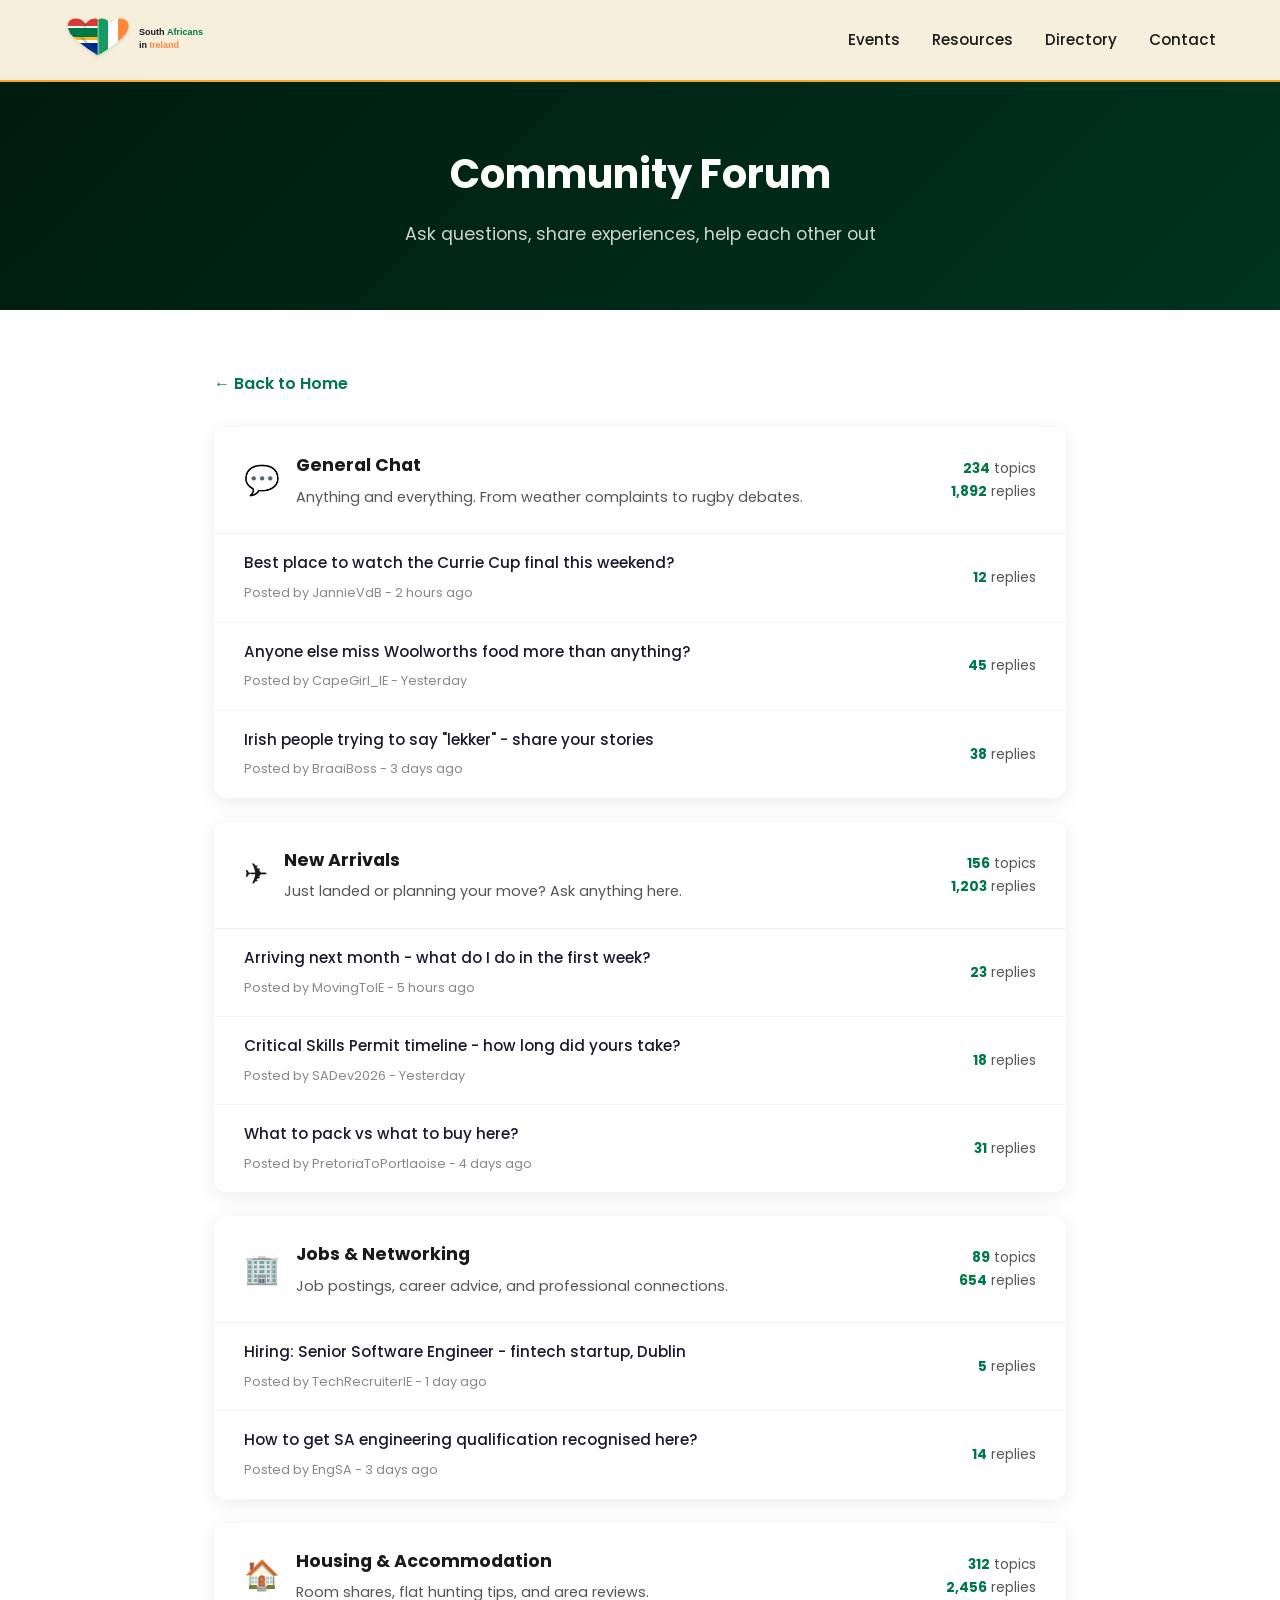
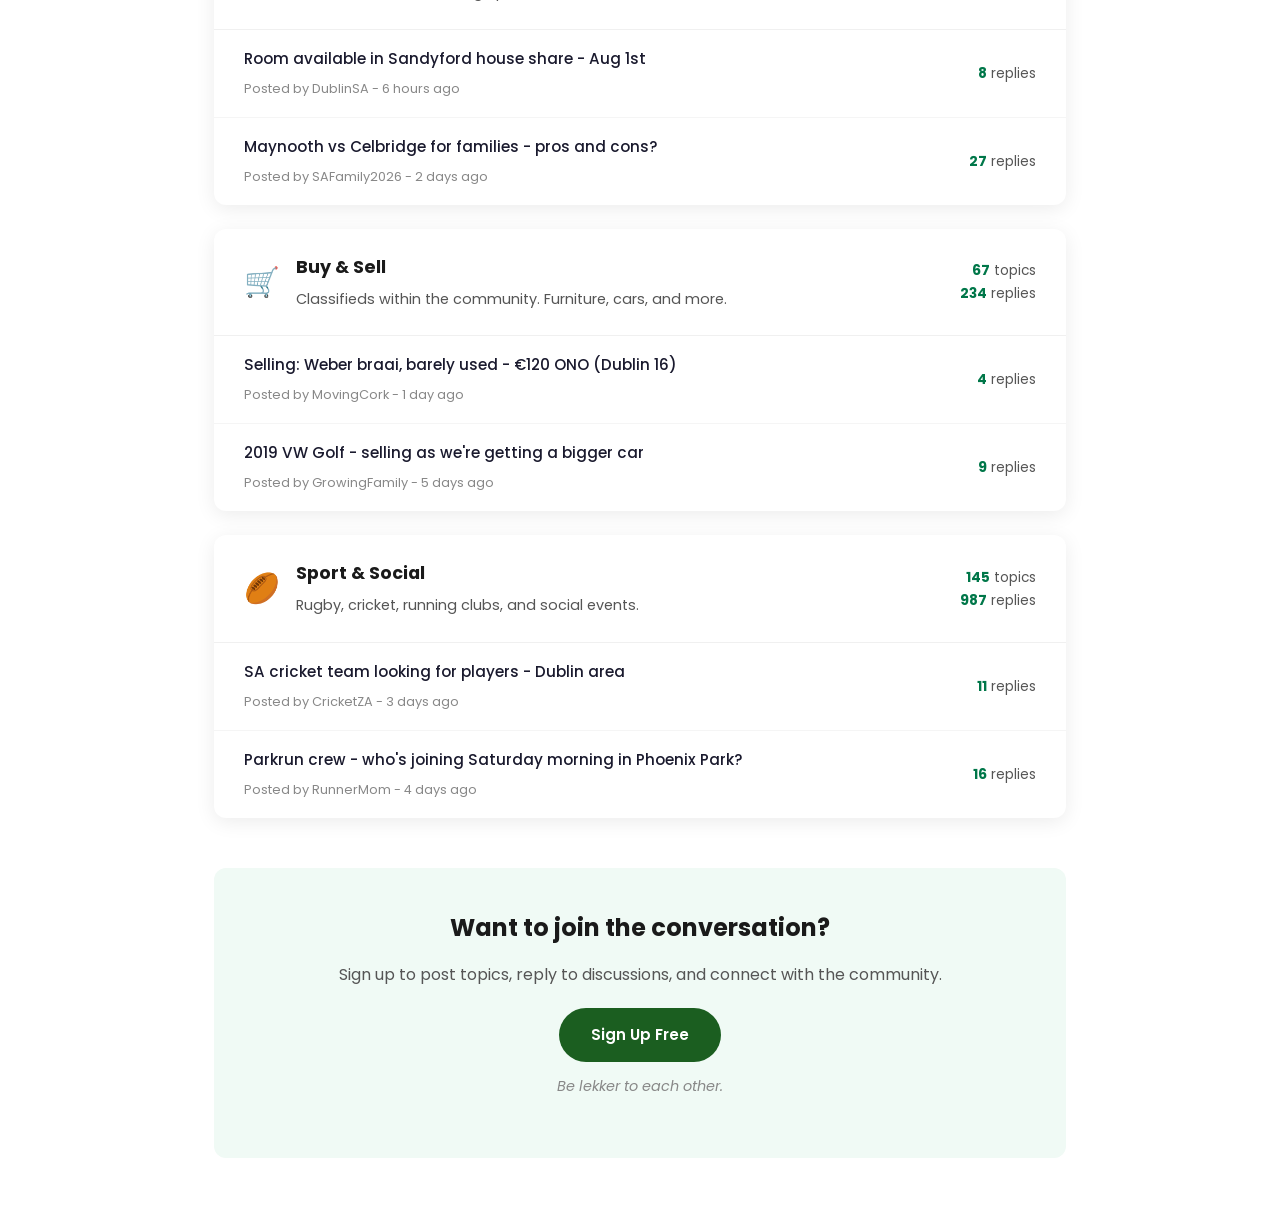
<file: forum/index.html>
<!DOCTYPE html>
<html lang="en">
<head>
    <meta charset="UTF-8">
    <meta name="viewport" content="width=device-width, initial-scale=1.0">
    <title>Community Forum | South Africans in Ireland</title>
    <link rel="stylesheet" href="../styles.css">
    <link href="https://fonts.googleapis.com/css2?family=Poppins:wght@300;400;600;700&display=swap" rel="stylesheet">
    <style>
        .forum-hero { background: linear-gradient(135deg, #001a0d, #003320); padding: 140px 0 60px; color: white; text-align: center; }
        .forum-hero h1 { font-size: 2.5rem; margin-bottom: 12px; }
        .forum-hero p { opacity: 0.8; font-size: 1.1rem; }
        .forum-page { max-width: 900px; margin: 0 auto; padding: 60px 24px; }
        .forum-category { background: white; border-radius: 12px; box-shadow: 0 4px 20px rgba(0,0,0,0.08); margin-bottom: 24px; overflow: hidden; }
        .forum-category-header { display: flex; align-items: center; gap: 16px; padding: 24px 30px; border-bottom: 1px solid #f0f0f0; cursor: pointer; transition: background 0.3s; }
        .forum-category-header:hover { background: #f8faf9; }
        .forum-category-icon { font-size: 1.8rem; }
        .forum-category-info { flex: 1; }
        .forum-category-info h3 { font-size: 1.1rem; margin-bottom: 4px; }
        .forum-category-info p { font-size: 0.9rem; color: #555; margin: 0; }
        .forum-category-stats { text-align: right; }
        .forum-category-stats span { display: block; font-size: 0.85rem; color: #555; }
        .forum-category-stats strong { color: #007749; }
        .forum-topics { padding: 0; }
        .forum-topic { display: flex; align-items: center; padding: 16px 30px; border-bottom: 1px solid #f5f5f5; transition: background 0.2s; }
        .forum-topic:hover { background: #fafafa; }
        a.forum-topic { text-decoration: none; color: inherit; }
        a.forum-topic:hover { background: #f0faf5; }
        a.forum-topic:hover .forum-topic-title h4 { color: #007749; }
        .forum-topic:last-child { border-bottom: none; }
        .forum-topic-title { flex: 1; }
        .forum-topic-title h4 { font-size: 0.95rem; font-weight: 500; margin-bottom: 2px; color: #1a1a2e; }
        .forum-topic-title span { font-size: 0.8rem; color: #888; }
        .forum-topic-replies { text-align: right; font-size: 0.85rem; color: #555; }
        .forum-topic-replies strong { color: #007749; }
        .forum-join { text-align: center; margin-top: 50px; padding: 40px; background: #f0faf5; border-radius: 12px; }
        .forum-join h2 { font-size: 1.5rem; margin-bottom: 12px; }
        .forum-join p { color: #555; margin-bottom: 20px; }
        .back-link { display: inline-block; margin-bottom: 30px; color: #007749; font-weight: 600; }
    </style>
</head>
<body>
    <nav class="navbar">
        <div class="nav-container">
            <a href="../index.html" class="nav-logo"><img src="../logo.svg" alt="South Africans in Ireland" class="nav-logo-img"></a>
            <ul class="nav-menu">
                <li><a href="../index.html#events" class="nav-link">Events</a></li>
                <li><a href="../index.html#resources" class="nav-link">Resources</a></li>
                <li><a href="../index.html#directory" class="nav-link">Directory</a></li>
                <li><a href="../index.html#contact" class="nav-link">Contact</a></li>
            </ul>
        </div>
    </nav>

    <section class="forum-hero">
        <h1>Community Forum</h1>
        <p>Ask questions, share experiences, help each other out</p>
    </section>

    <div class="forum-page">
        <a href="../index.html" class="back-link">&larr; Back to Home</a>

        <!-- General Chat -->
        <div class="forum-category">
            <div class="forum-category-header">
                <span class="forum-category-icon">&#x1F4AC;</span>
                <div class="forum-category-info">
                    <h3>General Chat</h3>
                    <p>Anything and everything. From weather complaints to rugby debates.</p>
                </div>
                <div class="forum-category-stats">
                    <span><strong>234</strong> topics</span>
                    <span><strong>1,892</strong> replies</span>
                </div>
            </div>
            <div class="forum-topics">
                <a href="index.html" class="forum-topic">
                    <div class="forum-topic-title">
                        <h4>Best place to watch the Currie Cup final this weekend?</h4>
                        <span>Posted by JannieVdB - 2 hours ago</span>
                    </div>
                    <div class="forum-topic-replies"><strong>12</strong> replies</div>
                </a>
                <a href="index.html" class="forum-topic">
                    <div class="forum-topic-title">
                        <h4>Anyone else miss Woolworths food more than anything?</h4>
                        <span>Posted by CapeGirl_IE - Yesterday</span>
                    </div>
                    <div class="forum-topic-replies"><strong>45</strong> replies</div>
                </a>
                <a href="index.html" class="forum-topic">
                    <div class="forum-topic-title">
                        <h4>Irish people trying to say "lekker" - share your stories</h4>
                        <span>Posted by BraaiBoss - 3 days ago</span>
                    </div>
                    <div class="forum-topic-replies"><strong>38</strong> replies</div>
                </a>
            </div>
        </div>

        <!-- New Arrivals -->
        <div class="forum-category">
            <div class="forum-category-header">
                <span class="forum-category-icon">&#x2708;</span>
                <div class="forum-category-info">
                    <h3>New Arrivals</h3>
                    <p>Just landed or planning your move? Ask anything here.</p>
                </div>
                <div class="forum-category-stats">
                    <span><strong>156</strong> topics</span>
                    <span><strong>1,203</strong> replies</span>
                </div>
            </div>
            <div class="forum-topics">
                <a href="index.html" class="forum-topic">
                    <div class="forum-topic-title">
                        <h4>Arriving next month - what do I do in the first week?</h4>
                        <span>Posted by MovingToIE - 5 hours ago</span>
                    </div>
                    <div class="forum-topic-replies"><strong>23</strong> replies</div>
                </a>
                <a href="index.html" class="forum-topic">
                    <div class="forum-topic-title">
                        <h4>Critical Skills Permit timeline - how long did yours take?</h4>
                        <span>Posted by SADev2026 - Yesterday</span>
                    </div>
                    <div class="forum-topic-replies"><strong>18</strong> replies</div>
                </a>
                <a href="index.html" class="forum-topic">
                    <div class="forum-topic-title">
                        <h4>What to pack vs what to buy here?</h4>
                        <span>Posted by PretoriaToPortlaoise - 4 days ago</span>
                    </div>
                    <div class="forum-topic-replies"><strong>31</strong> replies</div>
                </a>
            </div>
        </div>

        <!-- Jobs & Networking -->
        <div class="forum-category">
            <div class="forum-category-header">
                <span class="forum-category-icon">&#x1F3E2;</span>
                <div class="forum-category-info">
                    <h3>Jobs & Networking</h3>
                    <p>Job postings, career advice, and professional connections.</p>
                </div>
                <div class="forum-category-stats">
                    <span><strong>89</strong> topics</span>
                    <span><strong>654</strong> replies</span>
                </div>
            </div>
            <div class="forum-topics">
                <a href="index.html" class="forum-topic">
                    <div class="forum-topic-title">
                        <h4>Hiring: Senior Software Engineer - fintech startup, Dublin</h4>
                        <span>Posted by TechRecruiterIE - 1 day ago</span>
                    </div>
                    <div class="forum-topic-replies"><strong>5</strong> replies</div>
                </a>
                <a href="index.html" class="forum-topic">
                    <div class="forum-topic-title">
                        <h4>How to get SA engineering qualification recognised here?</h4>
                        <span>Posted by EngSA - 3 days ago</span>
                    </div>
                    <div class="forum-topic-replies"><strong>14</strong> replies</div>
                </a>
            </div>
        </div>

        <!-- Housing -->
        <div class="forum-category">
            <div class="forum-category-header">
                <span class="forum-category-icon">&#x1F3E0;</span>
                <div class="forum-category-info">
                    <h3>Housing & Accommodation</h3>
                    <p>Room shares, flat hunting tips, and area reviews.</p>
                </div>
                <div class="forum-category-stats">
                    <span><strong>312</strong> topics</span>
                    <span><strong>2,456</strong> replies</span>
                </div>
            </div>
            <div class="forum-topics">
                <a href="index.html" class="forum-topic">
                    <div class="forum-topic-title">
                        <h4>Room available in Sandyford house share - Aug 1st</h4>
                        <span>Posted by DublinSA - 6 hours ago</span>
                    </div>
                    <div class="forum-topic-replies"><strong>8</strong> replies</div>
                </a>
                <a href="index.html" class="forum-topic">
                    <div class="forum-topic-title">
                        <h4>Maynooth vs Celbridge for families - pros and cons?</h4>
                        <span>Posted by SAFamily2026 - 2 days ago</span>
                    </div>
                    <div class="forum-topic-replies"><strong>27</strong> replies</div>
                </a>
            </div>
        </div>

        <!-- Buy & Sell -->
        <div class="forum-category">
            <div class="forum-category-header">
                <span class="forum-category-icon">&#x1F6D2;</span>
                <div class="forum-category-info">
                    <h3>Buy & Sell</h3>
                    <p>Classifieds within the community. Furniture, cars, and more.</p>
                </div>
                <div class="forum-category-stats">
                    <span><strong>67</strong> topics</span>
                    <span><strong>234</strong> replies</span>
                </div>
            </div>
            <div class="forum-topics">
                <a href="index.html" class="forum-topic">
                    <div class="forum-topic-title">
                        <h4>Selling: Weber braai, barely used - &euro;120 ONO (Dublin 16)</h4>
                        <span>Posted by MovingCork - 1 day ago</span>
                    </div>
                    <div class="forum-topic-replies"><strong>4</strong> replies</div>
                </a>
                <a href="index.html" class="forum-topic">
                    <div class="forum-topic-title">
                        <h4>2019 VW Golf - selling as we're getting a bigger car</h4>
                        <span>Posted by GrowingFamily - 5 days ago</span>
                    </div>
                    <div class="forum-topic-replies"><strong>9</strong> replies</div>
                </a>
            </div>
        </div>

        <!-- Sport & Social -->
        <div class="forum-category">
            <div class="forum-category-header">
                <span class="forum-category-icon">&#x1F3C9;</span>
                <div class="forum-category-info">
                    <h3>Sport & Social</h3>
                    <p>Rugby, cricket, running clubs, and social events.</p>
                </div>
                <div class="forum-category-stats">
                    <span><strong>145</strong> topics</span>
                    <span><strong>987</strong> replies</span>
                </div>
            </div>
            <div class="forum-topics">
                <a href="index.html" class="forum-topic">
                    <div class="forum-topic-title">
                        <h4>SA cricket team looking for players - Dublin area</h4>
                        <span>Posted by CricketZA - 3 days ago</span>
                    </div>
                    <div class="forum-topic-replies"><strong>11</strong> replies</div>
                </a>
                <a href="index.html" class="forum-topic">
                    <div class="forum-topic-title">
                        <h4>Parkrun crew - who's joining Saturday morning in Phoenix Park?</h4>
                        <span>Posted by RunnerMom - 4 days ago</span>
                    </div>
                    <div class="forum-topic-replies"><strong>16</strong> replies</div>
                </a>
            </div>
        </div>

        <div class="forum-join">
            <h2>Want to join the conversation?</h2>
            <p>Sign up to post topics, reply to discussions, and connect with the community.</p>
            <a href="#" class="btn btn-primary" onclick="alert('Forum registration coming soon! For now, join our WhatsApp group.'); return false;">Sign Up Free</a>
            <p style="margin-top: 12px; font-size: 0.9rem; color: #888; font-style: italic;">Be lekker to each other.</p>
        </div>
    </div>
</body>
</html>
</file>
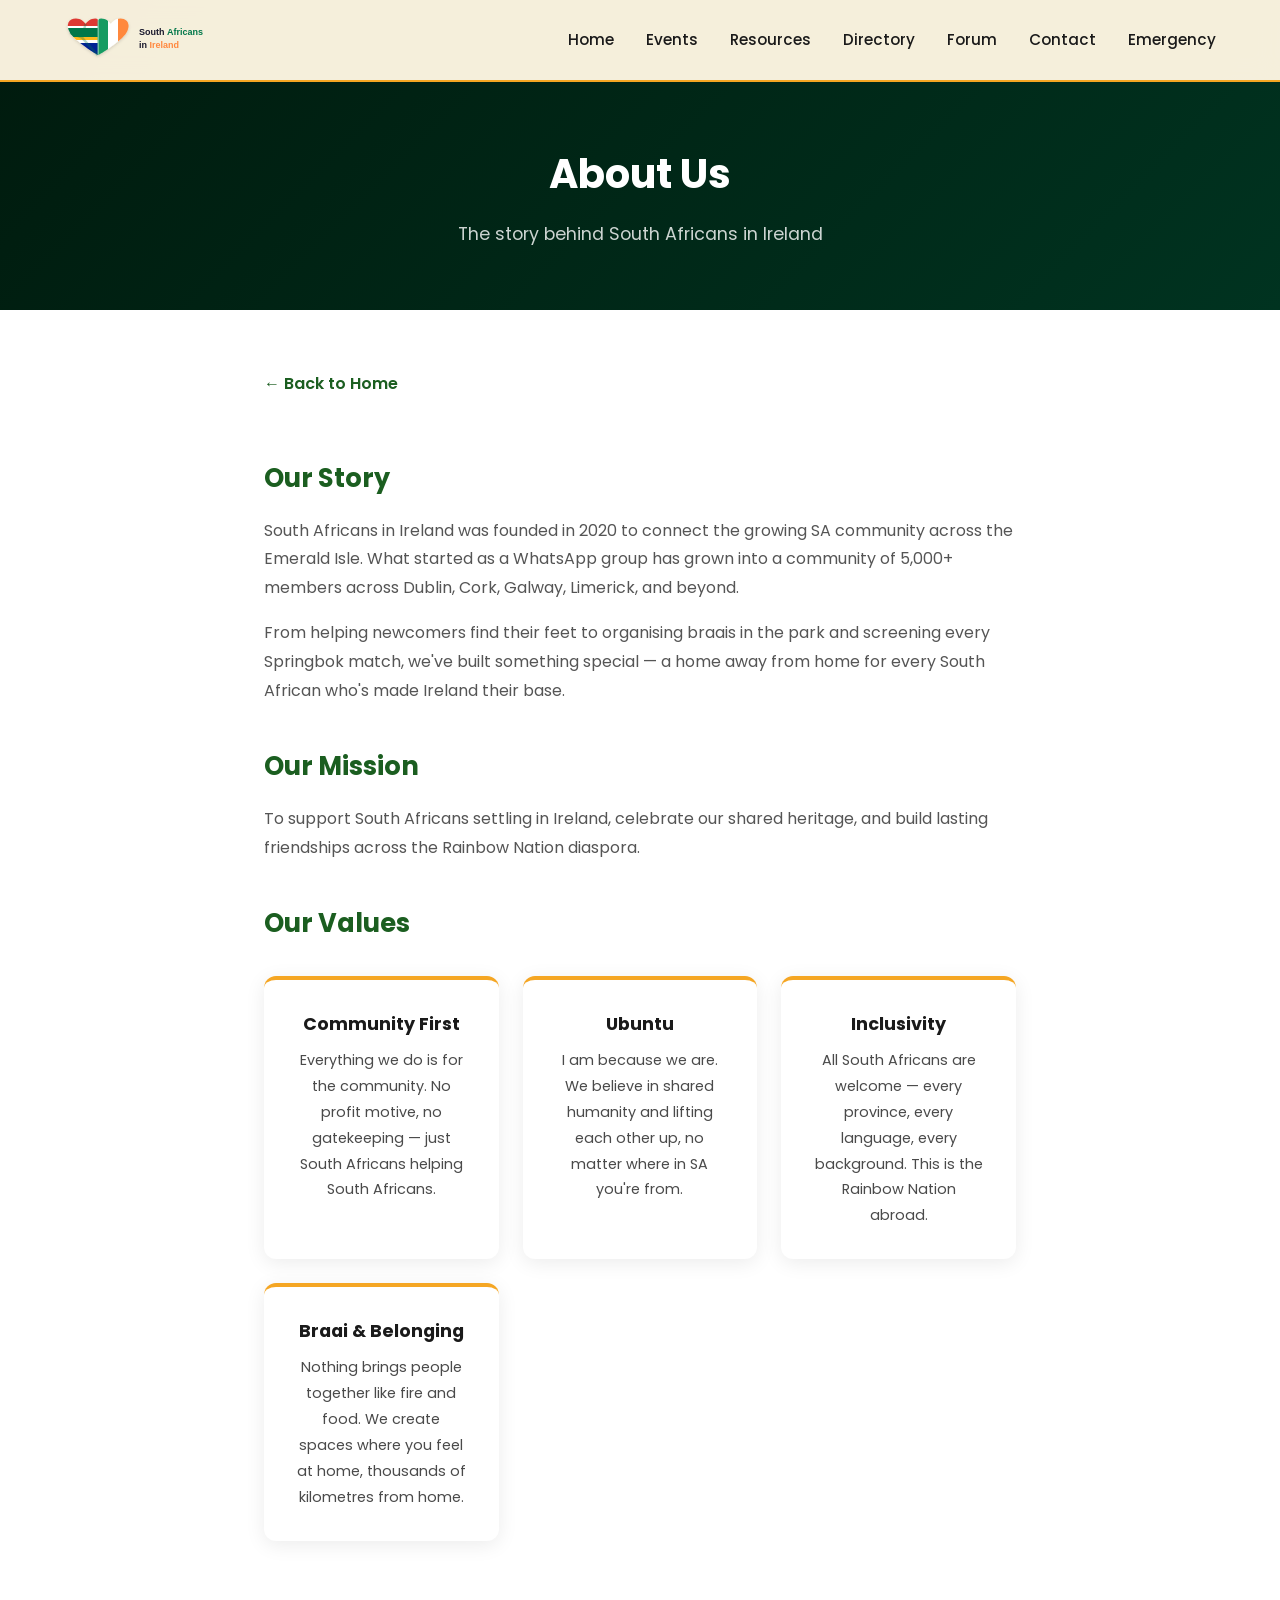
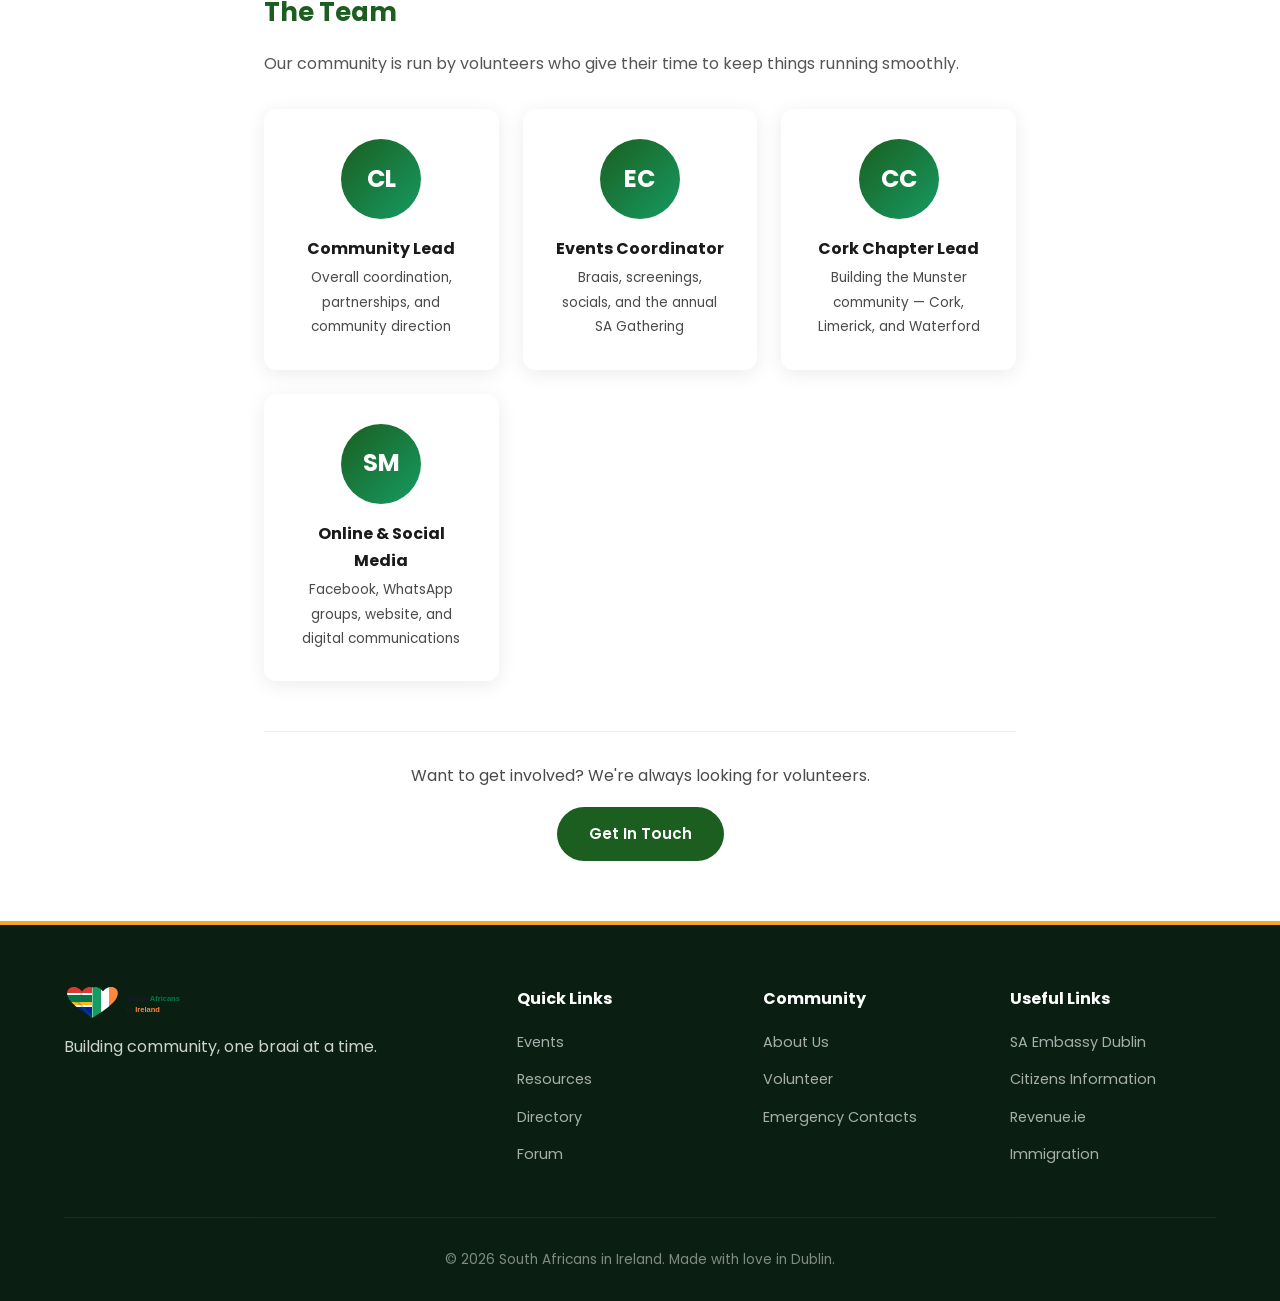
<file: about.html>
<!DOCTYPE html>
<html lang="en">
<head>
    <meta charset="UTF-8">
    <meta name="viewport" content="width=device-width, initial-scale=1.0">
    <title>About Us | South Africans in Ireland</title>
    <meta name="description" content="Learn about South Africans in Ireland — our story, mission, values, and the team behind the community.">
    <link rel="stylesheet" href="styles.css">
    <link rel="preconnect" href="https://fonts.googleapis.com">
    <link href="https://fonts.googleapis.com/css2?family=Poppins:wght@300;400;600;700&display=swap" rel="stylesheet">
    <style>
        .about-hero { background: linear-gradient(135deg, #001a0d, #003320); padding: 140px 0 60px; color: white; text-align: center; }
        .about-hero h1 { font-size: 2.5rem; margin-bottom: 12px; }
        .about-hero p { opacity: 0.8; font-size: 1.1rem; }
        .about-content { max-width: 800px; margin: 0 auto; padding: 60px 24px; }
        .about-content h2 { font-size: 1.6rem; margin: 40px 0 16px; color: var(--sa-green); }
        .about-content p { font-size: 1rem; line-height: 1.8; color: #555; margin-bottom: 16px; }
        .values-grid { display: grid; grid-template-columns: repeat(auto-fit, minmax(220px, 1fr)); gap: 24px; margin: 30px 0 50px; }
        .value-card { background: white; border-radius: var(--radius); padding: 30px; box-shadow: var(--shadow); text-align: center; border-top: 4px solid var(--sa-gold); transition: var(--transition); }
        .value-card:hover { transform: translateY(-4px); box-shadow: var(--shadow-hover); }
        .value-card h3 { font-size: 1.1rem; margin-bottom: 8px; color: var(--text-dark); }
        .value-card p { font-size: 0.9rem; color: var(--text-light); margin-bottom: 0; }
        .team-grid { display: grid; grid-template-columns: repeat(auto-fit, minmax(220px, 1fr)); gap: 24px; margin: 30px 0; }
        .team-card { background: white; border-radius: var(--radius); padding: 30px; box-shadow: var(--shadow); text-align: center; transition: var(--transition); }
        .team-card:hover { transform: translateY(-4px); box-shadow: var(--shadow-hover); }
        .team-avatar { width: 80px; height: 80px; border-radius: 50%; background: linear-gradient(135deg, var(--sa-green), var(--ie-green)); margin: 0 auto 16px; display: flex; align-items: center; justify-content: center; color: white; font-size: 1.5rem; font-weight: 700; }
        .team-card h3 { font-size: 1rem; margin-bottom: 4px; color: var(--text-dark); }
        .team-card p { font-size: 0.85rem; color: var(--text-light); margin-bottom: 0; }
        .back-link { display: inline-block; margin-bottom: 20px; color: var(--sa-green); font-weight: 600; }
        .back-link:hover { text-decoration: underline; }
    </style>
</head>
<body>
    <nav class="navbar">
        <div class="nav-container">
            <a href="index.html" class="nav-logo"><img src="logo.svg" alt="South Africans in Ireland" class="nav-logo-img"></a>
            <button class="nav-toggle" id="nav-toggle" aria-label="Toggle navigation">
                <span></span><span></span><span></span>
            </button>
            <ul class="nav-menu" id="nav-menu">
                <li><a href="index.html" class="nav-link">Home</a></li>
                <li><a href="index.html#events" class="nav-link">Events</a></li>
                <li><a href="index.html#resources" class="nav-link">Resources</a></li>
                <li><a href="index.html#directory" class="nav-link">Directory</a></li>
                <li><a href="forum/index.html" class="nav-link">Forum</a></li>
                <li><a href="index.html#contact" class="nav-link">Contact</a></li>
                <li><a href="emergency.html" class="nav-link">Emergency</a></li>
            </ul>
        </div>
    </nav>

    <section class="about-hero">
        <h1>About Us</h1>
        <p>The story behind South Africans in Ireland</p>
    </section>

    <article class="about-content">
        <a href="index.html" class="back-link">&larr; Back to Home</a>

        <h2>Our Story</h2>
        <p>South Africans in Ireland was founded in 2020 to connect the growing SA community across the Emerald Isle. What started as a WhatsApp group has grown into a community of 5,000+ members across Dublin, Cork, Galway, Limerick, and beyond.</p>
        <p>From helping newcomers find their feet to organising braais in the park and screening every Springbok match, we've built something special — a home away from home for every South African who's made Ireland their base.</p>

        <h2>Our Mission</h2>
        <p>To support South Africans settling in Ireland, celebrate our shared heritage, and build lasting friendships across the Rainbow Nation diaspora.</p>

        <h2>Our Values</h2>
        <div class="values-grid">
            <div class="value-card">
                <h3>Community First</h3>
                <p>Everything we do is for the community. No profit motive, no gatekeeping — just South Africans helping South Africans.</p>
            </div>
            <div class="value-card">
                <h3>Ubuntu</h3>
                <p>I am because we are. We believe in shared humanity and lifting each other up, no matter where in SA you're from.</p>
            </div>
            <div class="value-card">
                <h3>Inclusivity</h3>
                <p>All South Africans are welcome — every province, every language, every background. This is the Rainbow Nation abroad.</p>
            </div>
            <div class="value-card">
                <h3>Braai &amp; Belonging</h3>
                <p>Nothing brings people together like fire and food. We create spaces where you feel at home, thousands of kilometres from home.</p>
            </div>
        </div>

        <h2>The Team</h2>
        <p>Our community is run by volunteers who give their time to keep things running smoothly.</p>
        <div class="team-grid">
            <div class="team-card">
                <div class="team-avatar">CL</div>
                <h3>Community Lead</h3>
                <p>Overall coordination, partnerships, and community direction</p>
            </div>
            <div class="team-card">
                <div class="team-avatar">EC</div>
                <h3>Events Coordinator</h3>
                <p>Braais, screenings, socials, and the annual SA Gathering</p>
            </div>
            <div class="team-card">
                <div class="team-avatar">CC</div>
                <h3>Cork Chapter Lead</h3>
                <p>Building the Munster community — Cork, Limerick, and Waterford</p>
            </div>
            <div class="team-card">
                <div class="team-avatar">SM</div>
                <h3>Online &amp; Social Media</h3>
                <p>Facebook, WhatsApp groups, website, and digital communications</p>
            </div>
        </div>

        <div style="text-align: center; margin-top: 50px; padding-top: 30px; border-top: 1px solid #eee;">
            <p style="color: var(--text-light); margin-bottom: 16px;">Want to get involved? We're always looking for volunteers.</p>
            <a href="index.html#contact" class="btn btn-primary">Get In Touch</a>
        </div>
    </article>

    <footer class="footer">
        <div class="container">
            <div class="footer-grid">
                <div class="footer-col">
                    <img src="logo.svg" alt="South Africans in Ireland" class="footer-logo-img">
                    <p>Building community, one braai at a time.</p>
                </div>
                <div class="footer-col">
                    <h4>Quick Links</h4>
                    <ul>
                        <li><a href="index.html#events">Events</a></li>
                        <li><a href="index.html#resources">Resources</a></li>
                        <li><a href="index.html#directory">Directory</a></li>
                        <li><a href="forum/index.html">Forum</a></li>
                    </ul>
                </div>
                <div class="footer-col">
                    <h4>Community</h4>
                    <ul>
                        <li><a href="about.html">About Us</a></li>
                        <li><a href="index.html#contact">Volunteer</a></li>
                        <li><a href="emergency.html">Emergency Contacts</a></li>
                    </ul>
                </div>
                <div class="footer-col">
                    <h4>Useful Links</h4>
                    <ul>
                        <li><a href="https://www.saembassy.ie" target="_blank">SA Embassy Dublin</a></li>
                        <li><a href="https://www.citizensinformation.ie" target="_blank">Citizens Information</a></li>
                        <li><a href="https://www.revenue.ie" target="_blank">Revenue.ie</a></li>
                        <li><a href="https://www.irishimmigration.ie" target="_blank">Immigration</a></li>
                    </ul>
                </div>
            </div>
            <div class="footer-bottom">
                <p>&copy; 2026 South Africans in Ireland. Made with love in Dublin.</p>
            </div>
        </div>
    </footer>

    <script>
        // Mobile nav toggle
        const navToggle = document.getElementById('nav-toggle');
        const navMenu = document.getElementById('nav-menu');
        if (navToggle) {
            navToggle.addEventListener('click', () => {
                navMenu.classList.toggle('active');
                navToggle.classList.toggle('active');
            });
        }
    </script>
</body>
</html>
</file>
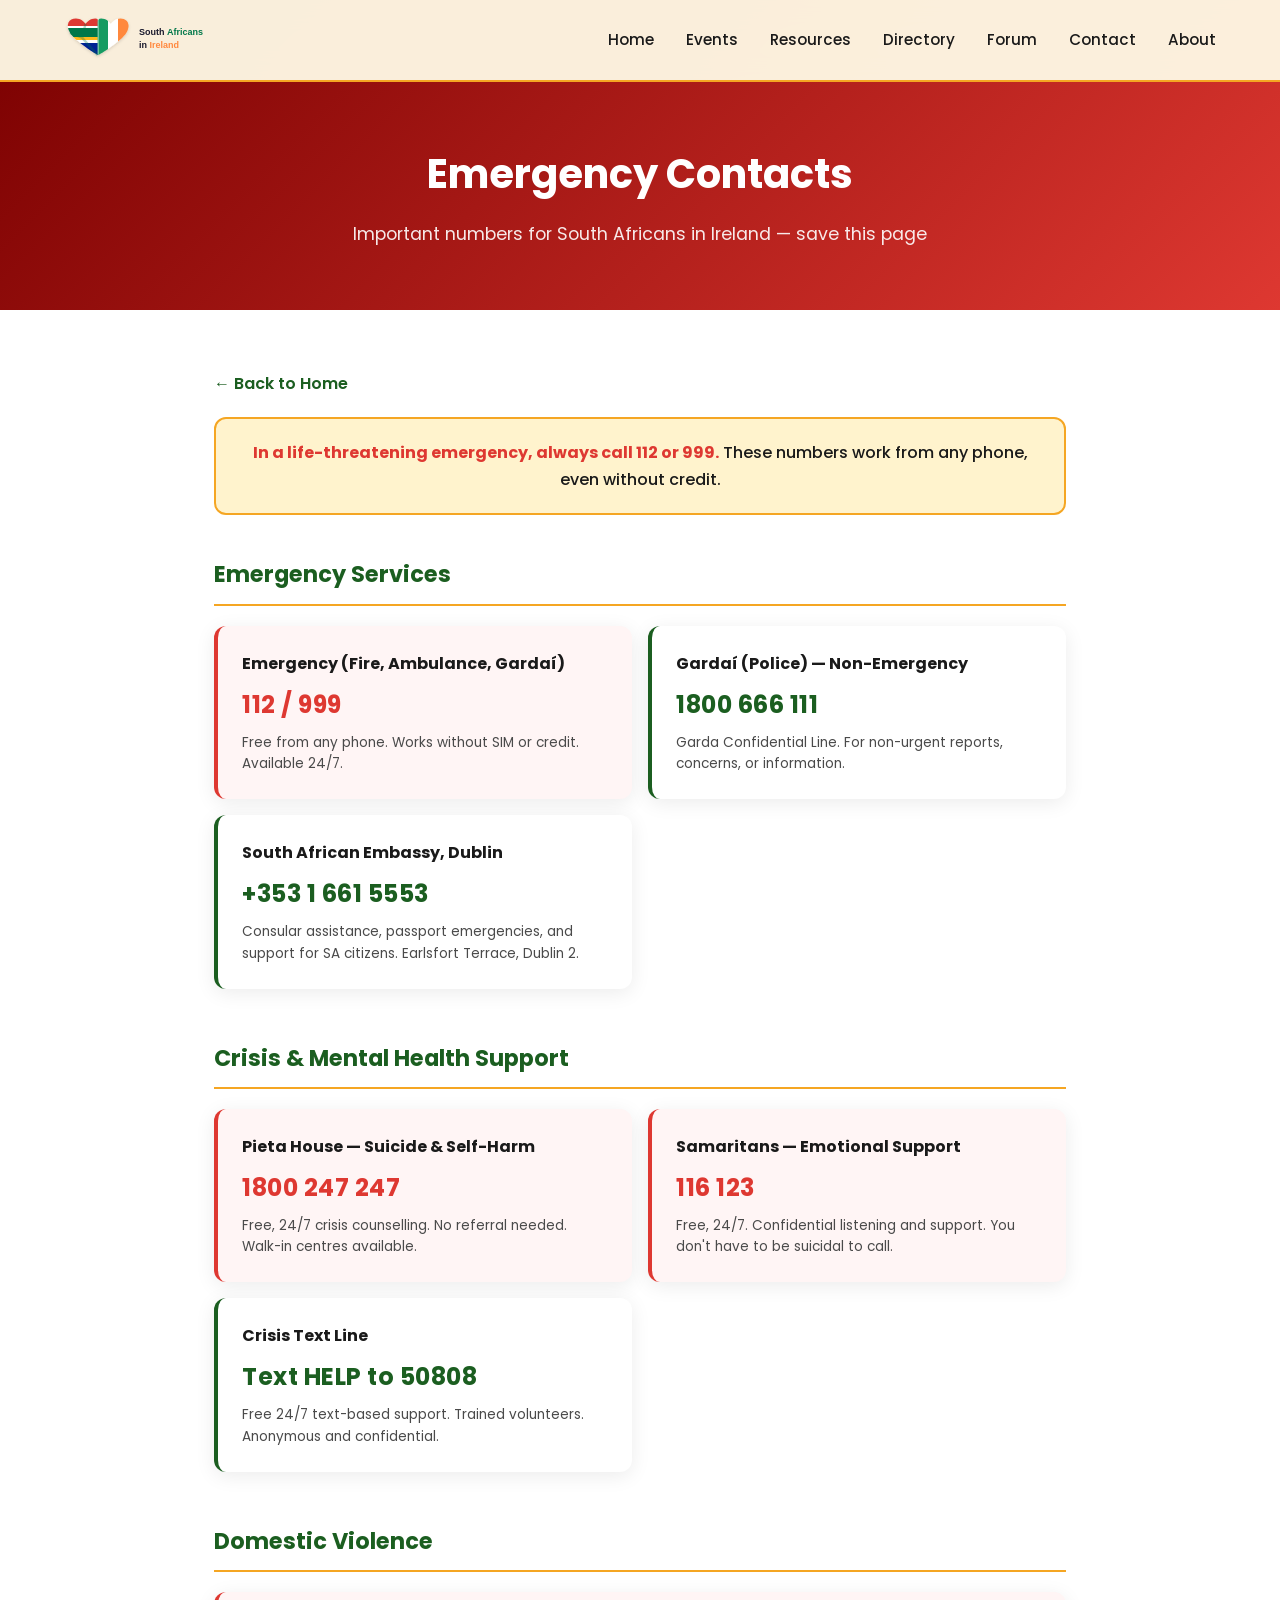
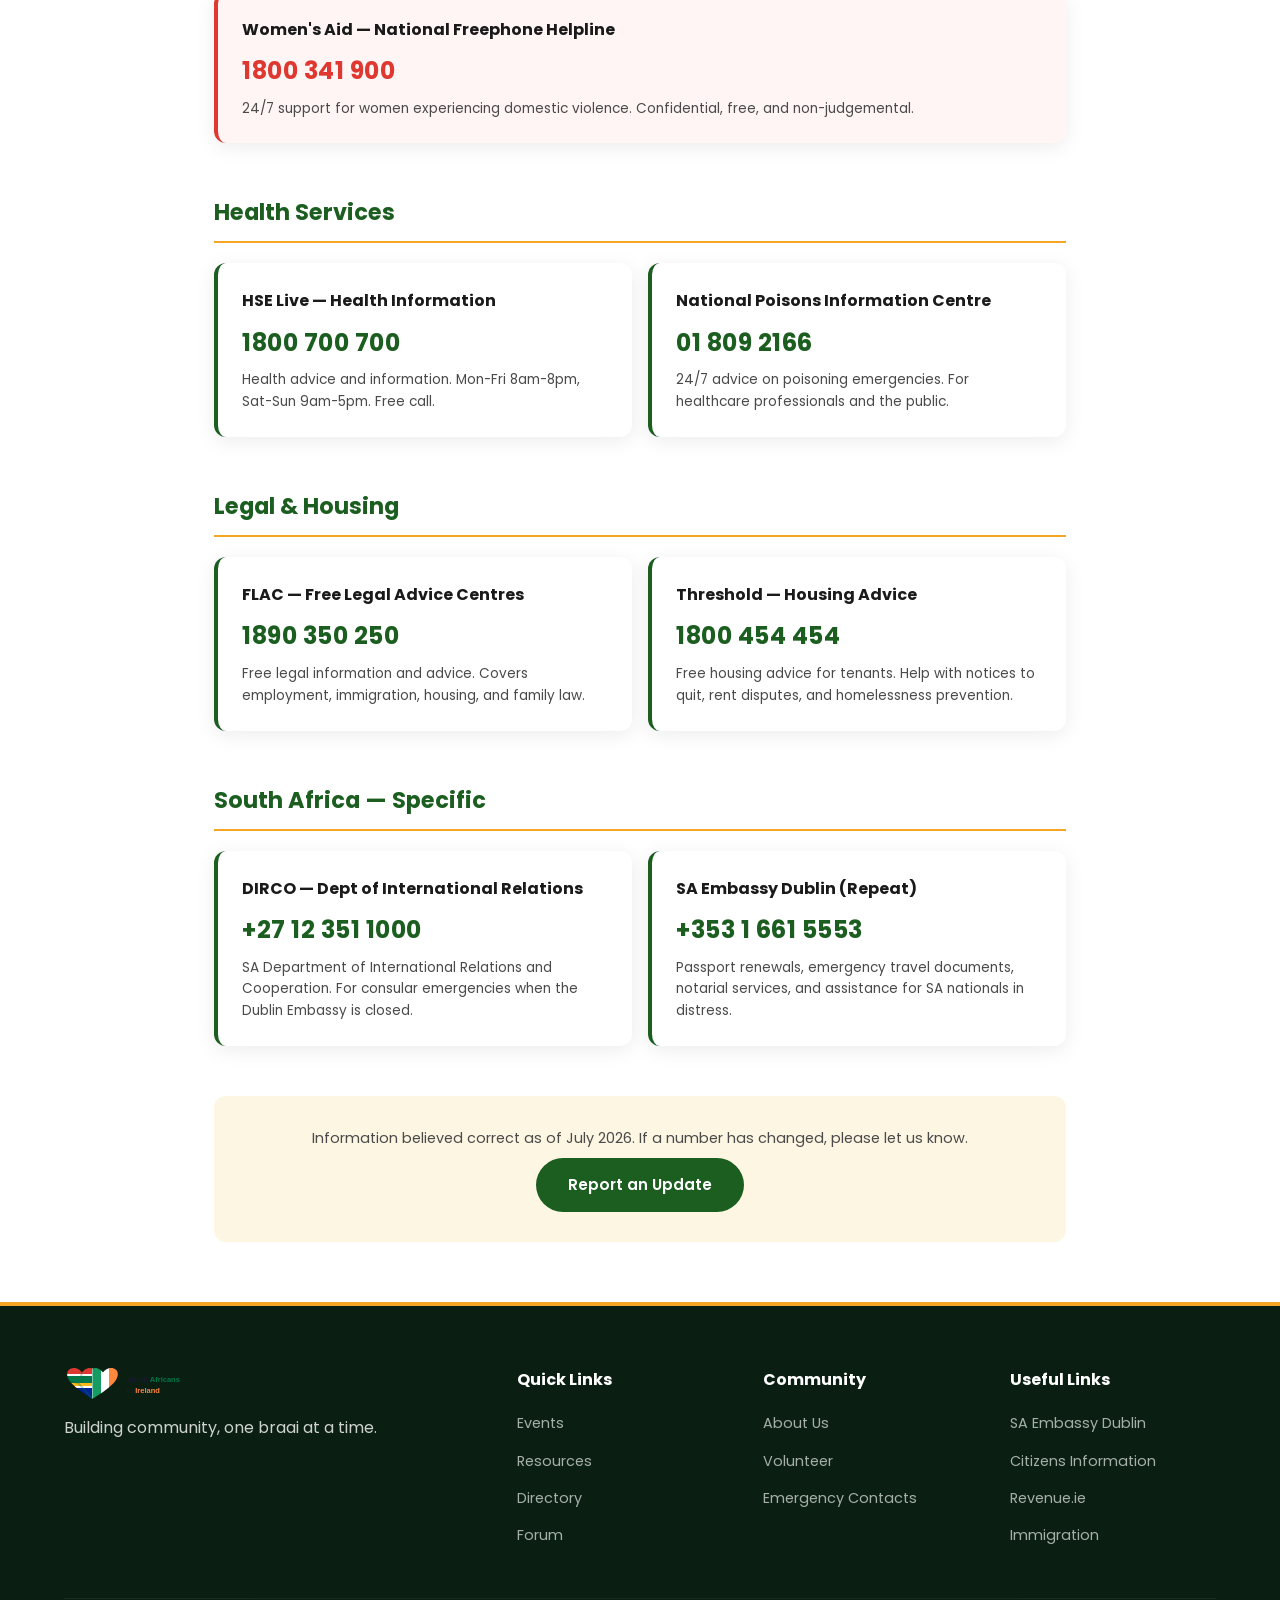
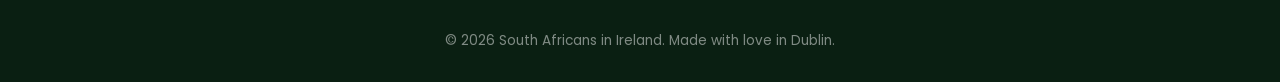
<file: emergency.html>
<!DOCTYPE html>
<html lang="en">
<head>
    <meta charset="UTF-8">
    <meta name="viewport" content="width=device-width, initial-scale=1.0">
    <title>Emergency Contacts | South Africans in Ireland</title>
    <meta name="description" content="Essential emergency numbers for South Africans living in Ireland — Gardai, ambulance, SA Embassy, crisis support, and more.">
    <link rel="stylesheet" href="styles.css">
    <link rel="preconnect" href="https://fonts.googleapis.com">
    <link href="https://fonts.googleapis.com/css2?family=Poppins:wght@300;400;600;700&display=swap" rel="stylesheet">
    <style>
        .emergency-hero {
            background: linear-gradient(135deg, #7a0000, #de3831);
            padding: 140px 0 60px;
            color: white;
            text-align: center;
        }
        .emergency-hero h1 { font-size: 2.5rem; margin-bottom: 12px; }
        .emergency-hero p { opacity: 0.9; font-size: 1.1rem; }
        .emergency-content {
            max-width: 900px;
            margin: 0 auto;
            padding: 60px 24px;
        }
        .emergency-section {
            margin-bottom: 50px;
        }
        .emergency-section h2 {
            font-size: 1.4rem;
            color: var(--sa-green);
            margin-bottom: 20px;
            padding-bottom: 10px;
            border-bottom: 2px solid var(--sa-gold);
        }
        .emergency-grid {
            display: grid;
            grid-template-columns: repeat(auto-fit, minmax(280px, 1fr));
            gap: 16px;
        }
        .emergency-card {
            background: white;
            border-radius: var(--radius);
            padding: 24px;
            box-shadow: var(--shadow);
            transition: var(--transition);
            border-left: 4px solid var(--sa-green);
        }
        .emergency-card:hover {
            box-shadow: var(--shadow-hover);
            transform: translateY(-2px);
        }
        .emergency-card.urgent {
            border-left-color: #de3831;
            background: #fff5f5;
        }
        .emergency-card h3 {
            font-size: 1rem;
            color: var(--text-dark);
            margin-bottom: 8px;
        }
        .emergency-card .phone {
            font-size: 1.5rem;
            font-weight: 700;
            color: var(--sa-green);
            margin-bottom: 6px;
            letter-spacing: 0.5px;
        }
        .emergency-card.urgent .phone {
            color: #de3831;
        }
        .emergency-card .phone a {
            color: inherit;
            text-decoration: none;
        }
        .emergency-card .phone a:hover {
            text-decoration: underline;
        }
        .emergency-card p {
            font-size: 0.85rem;
            color: var(--text-light);
            margin: 0;
            line-height: 1.6;
        }
        .emergency-banner {
            background: #fff3cd;
            border: 2px solid var(--sa-gold);
            border-radius: var(--radius);
            padding: 20px 24px;
            margin-bottom: 40px;
            text-align: center;
        }
        .emergency-banner p {
            font-size: 1rem;
            color: var(--text-dark);
            margin: 0;
            font-weight: 500;
        }
        .emergency-banner strong {
            color: #de3831;
        }
        .back-link { display: inline-block; margin-bottom: 20px; color: var(--sa-green); font-weight: 600; }
        .back-link:hover { text-decoration: underline; }
    </style>
</head>
<body>
    <nav class="navbar">
        <div class="nav-container">
            <a href="index.html" class="nav-logo"><img src="logo.svg" alt="South Africans in Ireland" class="nav-logo-img"></a>
            <button class="nav-toggle" id="nav-toggle" aria-label="Toggle navigation">
                <span></span><span></span><span></span>
            </button>
            <ul class="nav-menu" id="nav-menu">
                <li><a href="index.html" class="nav-link">Home</a></li>
                <li><a href="index.html#events" class="nav-link">Events</a></li>
                <li><a href="index.html#resources" class="nav-link">Resources</a></li>
                <li><a href="index.html#directory" class="nav-link">Directory</a></li>
                <li><a href="forum/index.html" class="nav-link">Forum</a></li>
                <li><a href="index.html#contact" class="nav-link">Contact</a></li>
                <li><a href="about.html" class="nav-link">About</a></li>
            </ul>
        </div>
    </nav>

    <section class="emergency-hero">
        <h1>Emergency Contacts</h1>
        <p>Important numbers for South Africans in Ireland — save this page</p>
    </section>

    <article class="emergency-content">
        <a href="index.html" class="back-link">&larr; Back to Home</a>

        <div class="emergency-banner">
            <p><strong>In a life-threatening emergency, always call 112 or 999.</strong> These numbers work from any phone, even without credit.</p>
        </div>

        <!-- Emergency Services -->
        <div class="emergency-section">
            <h2>Emergency Services</h2>
            <div class="emergency-grid">
                <div class="emergency-card urgent">
                    <h3>Emergency (Fire, Ambulance, Garda&iacute;)</h3>
                    <div class="phone"><a href="tel:112">112</a> / <a href="tel:999">999</a></div>
                    <p>Free from any phone. Works without SIM or credit. Available 24/7.</p>
                </div>
                <div class="emergency-card">
                    <h3>Garda&iacute; (Police) — Non-Emergency</h3>
                    <div class="phone"><a href="tel:1800666111">1800 666 111</a></div>
                    <p>Garda Confidential Line. For non-urgent reports, concerns, or information.</p>
                </div>
                <div class="emergency-card">
                    <h3>South African Embassy, Dublin</h3>
                    <div class="phone"><a href="tel:+35316615553">+353 1 661 5553</a></div>
                    <p>Consular assistance, passport emergencies, and support for SA citizens. Earlsfort Terrace, Dublin 2.</p>
                </div>
            </div>
        </div>

        <!-- Crisis & Mental Health -->
        <div class="emergency-section">
            <h2>Crisis &amp; Mental Health Support</h2>
            <div class="emergency-grid">
                <div class="emergency-card urgent">
                    <h3>Pieta House — Suicide &amp; Self-Harm</h3>
                    <div class="phone"><a href="tel:1800247247">1800 247 247</a></div>
                    <p>Free, 24/7 crisis counselling. No referral needed. Walk-in centres available.</p>
                </div>
                <div class="emergency-card urgent">
                    <h3>Samaritans — Emotional Support</h3>
                    <div class="phone"><a href="tel:116123">116 123</a></div>
                    <p>Free, 24/7. Confidential listening and support. You don't have to be suicidal to call.</p>
                </div>
                <div class="emergency-card">
                    <h3>Crisis Text Line</h3>
                    <div class="phone">Text HELP to <a href="sms:50808">50808</a></div>
                    <p>Free 24/7 text-based support. Trained volunteers. Anonymous and confidential.</p>
                </div>
            </div>
        </div>

        <!-- Domestic Violence -->
        <div class="emergency-section">
            <h2>Domestic Violence</h2>
            <div class="emergency-grid">
                <div class="emergency-card urgent">
                    <h3>Women's Aid — National Freephone Helpline</h3>
                    <div class="phone"><a href="tel:1800341900">1800 341 900</a></div>
                    <p>24/7 support for women experiencing domestic violence. Confidential, free, and non-judgemental.</p>
                </div>
            </div>
        </div>

        <!-- Health -->
        <div class="emergency-section">
            <h2>Health Services</h2>
            <div class="emergency-grid">
                <div class="emergency-card">
                    <h3>HSE Live — Health Information</h3>
                    <div class="phone"><a href="tel:1800700700">1800 700 700</a></div>
                    <p>Health advice and information. Mon-Fri 8am-8pm, Sat-Sun 9am-5pm. Free call.</p>
                </div>
                <div class="emergency-card">
                    <h3>National Poisons Information Centre</h3>
                    <div class="phone"><a href="tel:018092166">01 809 2166</a></div>
                    <p>24/7 advice on poisoning emergencies. For healthcare professionals and the public.</p>
                </div>
            </div>
        </div>

        <!-- Legal & Housing -->
        <div class="emergency-section">
            <h2>Legal &amp; Housing</h2>
            <div class="emergency-grid">
                <div class="emergency-card">
                    <h3>FLAC — Free Legal Advice Centres</h3>
                    <div class="phone"><a href="tel:1890350250">1890 350 250</a></div>
                    <p>Free legal information and advice. Covers employment, immigration, housing, and family law.</p>
                </div>
                <div class="emergency-card">
                    <h3>Threshold — Housing Advice</h3>
                    <div class="phone"><a href="tel:1800454454">1800 454 454</a></div>
                    <p>Free housing advice for tenants. Help with notices to quit, rent disputes, and homelessness prevention.</p>
                </div>
            </div>
        </div>

        <!-- SA-Specific -->
        <div class="emergency-section">
            <h2>South Africa — Specific</h2>
            <div class="emergency-grid">
                <div class="emergency-card">
                    <h3>DIRCO — Dept of International Relations</h3>
                    <div class="phone"><a href="tel:+27123511000">+27 12 351 1000</a></div>
                    <p>SA Department of International Relations and Cooperation. For consular emergencies when the Dublin Embassy is closed.</p>
                </div>
                <div class="emergency-card">
                    <h3>SA Embassy Dublin (Repeat)</h3>
                    <div class="phone"><a href="tel:+35316615553">+353 1 661 5553</a></div>
                    <p>Passport renewals, emergency travel documents, notarial services, and assistance for SA nationals in distress.</p>
                </div>
            </div>
        </div>

        <div style="text-align: center; margin-top: 50px; padding: 30px; background: var(--bg-warm); border-radius: var(--radius);">
            <p style="color: var(--text-light); margin-bottom: 8px; font-size: 0.9rem;">Information believed correct as of July 2026. If a number has changed, please let us know.</p>
            <a href="index.html#contact" class="btn btn-primary">Report an Update</a>
        </div>
    </article>

    <footer class="footer">
        <div class="container">
            <div class="footer-grid">
                <div class="footer-col">
                    <img src="logo.svg" alt="South Africans in Ireland" class="footer-logo-img">
                    <p>Building community, one braai at a time.</p>
                </div>
                <div class="footer-col">
                    <h4>Quick Links</h4>
                    <ul>
                        <li><a href="index.html#events">Events</a></li>
                        <li><a href="index.html#resources">Resources</a></li>
                        <li><a href="index.html#directory">Directory</a></li>
                        <li><a href="forum/index.html">Forum</a></li>
                    </ul>
                </div>
                <div class="footer-col">
                    <h4>Community</h4>
                    <ul>
                        <li><a href="about.html">About Us</a></li>
                        <li><a href="index.html#contact">Volunteer</a></li>
                        <li><a href="emergency.html">Emergency Contacts</a></li>
                    </ul>
                </div>
                <div class="footer-col">
                    <h4>Useful Links</h4>
                    <ul>
                        <li><a href="https://www.saembassy.ie" target="_blank">SA Embassy Dublin</a></li>
                        <li><a href="https://www.citizensinformation.ie" target="_blank">Citizens Information</a></li>
                        <li><a href="https://www.revenue.ie" target="_blank">Revenue.ie</a></li>
                        <li><a href="https://www.irishimmigration.ie" target="_blank">Immigration</a></li>
                    </ul>
                </div>
            </div>
            <div class="footer-bottom">
                <p>&copy; 2026 South Africans in Ireland. Made with love in Dublin.</p>
            </div>
        </div>
    </footer>

    <script>
        // Mobile nav toggle
        const navToggle = document.getElementById('nav-toggle');
        const navMenu = document.getElementById('nav-menu');
        if (navToggle) {
            navToggle.addEventListener('click', () => {
                navMenu.classList.toggle('active');
                navToggle.classList.toggle('active');
            });
        }
    </script>
</body>
</html>
</file>
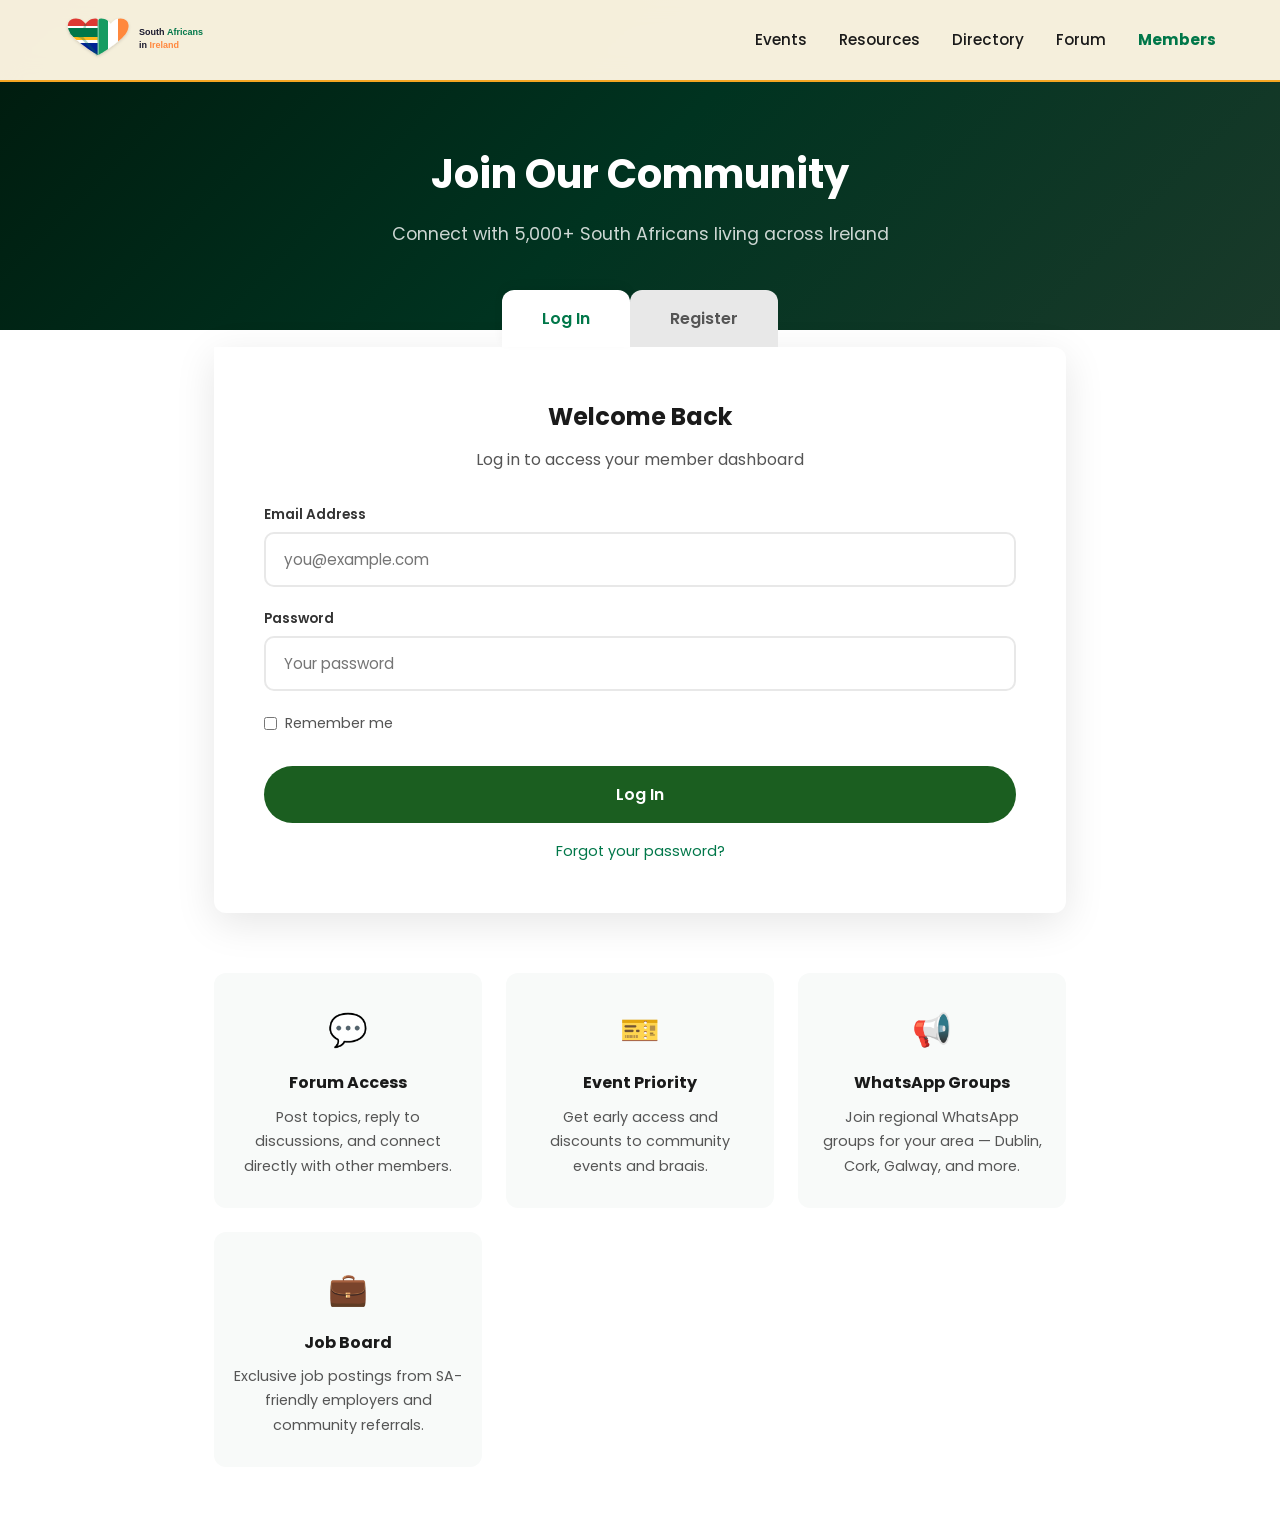
<file: members.html>
<!DOCTYPE html>
<html lang="en">
<head>
    <meta charset="UTF-8">
    <meta name="viewport" content="width=device-width, initial-scale=1.0">
    <title>Members | South Africans in Ireland</title>
    <link rel="stylesheet" href="styles.css">
    <link href="https://fonts.googleapis.com/css2?family=Poppins:wght@300;400;600;700&display=swap" rel="stylesheet">
    <style>
        .members-hero {
            background: linear-gradient(135deg, #001a0d 0%, #003320 50%, #1a3a2a 100%);
            padding: 140px 0 80px;
            text-align: center;
            color: white;
        }
        .members-hero h1 { font-size: 2.5rem; margin-bottom: 12px; }
        .members-hero p { opacity: 0.8; font-size: 1.1rem; }
        .auth-container {
            max-width: 900px;
            margin: -40px auto 60px;
            padding: 0 24px;
            position: relative;
            z-index: 10;
        }
        .auth-tabs {
            display: flex;
            justify-content: center;
            gap: 0;
            margin-bottom: 0;
        }
        .auth-tab {
            padding: 16px 40px;
            font-family: inherit;
            font-size: 1rem;
            font-weight: 600;
            border: none;
            cursor: pointer;
            background: #e8e8e8;
            color: #555;
            transition: all 0.3s;
            border-radius: 12px 12px 0 0;
        }
        .auth-tab.active {
            background: white;
            color: #007749;
            box-shadow: 0 -4px 10px rgba(0,0,0,0.05);
        }
        .auth-panels {
            background: white;
            border-radius: 0 12px 12px 12px;
            box-shadow: 0 10px 40px rgba(0,0,0,0.1);
            padding: 50px;
        }
        .auth-panel { display: none; }
        .auth-panel.active { display: block; }
        .auth-panel h2 { font-size: 1.5rem; margin-bottom: 8px; text-align: center; }
        .auth-panel .subtitle { text-align: center; color: #555; margin-bottom: 30px; }
        .auth-form .form-row {
            display: grid;
            grid-template-columns: 1fr 1fr;
            gap: 16px;
        }
        .auth-form .form-group { margin-bottom: 20px; }
        .auth-form label {
            display: block;
            font-size: 0.85rem;
            font-weight: 600;
            margin-bottom: 6px;
            color: #333;
        }
        .auth-form input, .auth-form select {
            width: 100%;
            padding: 14px 18px;
            border: 2px solid #e8e8e8;
            border-radius: 10px;
            font-family: inherit;
            font-size: 0.95rem;
            transition: all 0.3s;
            outline: none;
        }
        .auth-form input:focus, .auth-form select:focus {
            border-color: #007749;
        }
        .auth-form .btn { width: 100%; margin-top: 10px; padding: 16px; font-size: 1rem; }
        .auth-divider {
            text-align: center;
            margin: 24px 0;
            position: relative;
            color: #888;
            font-size: 0.85rem;
        }
        .auth-divider::before, .auth-divider::after {
            content: '';
            position: absolute;
            top: 50%;
            width: 40%;
            height: 1px;
            background: #e8e8e8;
        }
        .auth-divider::before { left: 0; }
        .auth-divider::after { right: 0; }
        .benefits-grid {
            display: grid;
            grid-template-columns: repeat(auto-fit, minmax(250px, 1fr));
            gap: 24px;
            margin: 60px auto;
            max-width: 900px;
            padding: 0 24px;
        }
        .benefit-card {
            text-align: center;
            padding: 30px 20px;
            background: #f8faf9;
            border-radius: 12px;
        }
        .benefit-card .icon { font-size: 2rem; margin-bottom: 12px; }
        .benefit-card h3 { font-size: 1rem; margin-bottom: 8px; }
        .benefit-card p { font-size: 0.9rem; color: #555; }
        .forgot-link { display: block; text-align: center; margin-top: 16px; color: #007749; font-size: 0.9rem; }
        .checkbox-group { display: flex; align-items: center; gap: 8px; }
        .checkbox-group input { width: auto; }
        .checkbox-group label { margin: 0; font-weight: 400; font-size: 0.9rem; color: #555; }
        @media (max-width: 600px) {
            .auth-form .form-row { grid-template-columns: 1fr; }
            .auth-panels { padding: 30px 20px; }
            .auth-tab { padding: 12px 24px; font-size: 0.9rem; }
        }
    </style>
</head>
<body>
    <nav class="navbar">
        <div class="nav-container">
            <a href="index.html" class="nav-logo"><img src="logo.svg" alt="South Africans in Ireland" class="nav-logo-img"></a>
            <ul class="nav-menu">
                <li><a href="index.html#events" class="nav-link">Events</a></li>
                <li><a href="index.html#resources" class="nav-link">Resources</a></li>
                <li><a href="index.html#directory" class="nav-link">Directory</a></li>
                <li><a href="forum/index.html" class="nav-link">Forum</a></li>
                <li><a href="members.html" class="nav-link" style="color: #007749; font-weight: 700;">Members</a></li>
            </ul>
        </div>
    </nav>

    <section class="members-hero">
        <h1>Join Our Community</h1>
        <p>Connect with 5,000+ South Africans living across Ireland</p>
    </section>

    <div class="auth-container">
        <div class="auth-tabs">
            <button class="auth-tab active" data-panel="login">Log In</button>
            <button class="auth-tab" data-panel="register">Register</button>
        </div>
        <div class="auth-panels">
            <!-- Login Panel -->
            <div class="auth-panel active" id="login-panel">
                <h2>Welcome Back</h2>
                <p class="subtitle">Log in to access your member dashboard</p>
                <form class="auth-form" id="login-form">
                    <div class="form-group">
                        <label>Email Address</label>
                        <input type="email" placeholder="you@example.com" required>
                    </div>
                    <div class="form-group">
                        <label>Password</label>
                        <input type="password" placeholder="Your password" required>
                    </div>
                    <div class="form-group checkbox-group">
                        <input type="checkbox" id="remember">
                        <label for="remember">Remember me</label>
                    </div>
                    <button type="submit" class="btn btn-primary">Log In</button>
                    <a href="#" class="forgot-link">Forgot your password?</a>
                </form>
            </div>

            <!-- Register Panel -->
            <div class="auth-panel" id="register-panel">
                <h2>Create Your Account</h2>
                <p class="subtitle">Join the SA in Ireland community — it's free</p>
                <form class="auth-form" id="register-form">
                    <div class="form-row">
                        <div class="form-group">
                            <label>First Name</label>
                            <input type="text" placeholder="e.g., Thandi" required>
                        </div>
                        <div class="form-group">
                            <label>Last Name</label>
                            <input type="text" placeholder="e.g., Ndlovu" required>
                        </div>
                    </div>
                    <div class="form-group">
                        <label>Email Address</label>
                        <input type="email" placeholder="you@example.com" required>
                    </div>
                    <div class="form-row">
                        <div class="form-group">
                            <label>Password</label>
                            <input type="password" placeholder="Min 8 characters" required>
                        </div>
                        <div class="form-group">
                            <label>Confirm Password</label>
                            <input type="password" placeholder="Repeat password" required>
                        </div>
                    </div>
                    <div class="form-row">
                        <div class="form-group">
                            <label>Where in Ireland?</label>
                            <select required>
                                <option value="" disabled selected>Select region</option>
                                <option>Dublin</option>
                                <option>Cork</option>
                                <option>Galway</option>
                                <option>Limerick</option>
                                <option>Waterford</option>
                                <option>Other</option>
                            </select>
                        </div>
                        <div class="form-group">
                            <label>Where in SA are you from?</label>
                            <select>
                                <option value="" disabled selected>Select province</option>
                                <option>Gauteng</option>
                                <option>Western Cape</option>
                                <option>KwaZulu-Natal</option>
                                <option>Eastern Cape</option>
                                <option>Free State</option>
                                <option>Limpopo</option>
                                <option>Mpumalanga</option>
                                <option>North West</option>
                                <option>Northern Cape</option>
                            </select>
                        </div>
                    </div>
                    <div class="form-group">
                        <label>How did you hear about us?</label>
                        <select>
                            <option value="" disabled selected>Select one</option>
                            <option>WhatsApp group</option>
                            <option>Facebook</option>
                            <option>Friend / word of mouth</option>
                            <option>Google search</option>
                            <option>Event</option>
                            <option>Other</option>
                        </select>
                    </div>
                    <div class="form-group checkbox-group">
                        <input type="checkbox" id="terms" required>
                        <label for="terms">I agree to be lekker to everyone in the community</label>
                    </div>
                    <button type="submit" class="btn btn-primary">Create Account</button>
                </form>
            </div>
        </div>
    </div>

    <!-- Benefits -->
    <div class="benefits-grid">
        <div class="benefit-card">
            <div class="icon">&#x1F4AC;</div>
            <h3>Forum Access</h3>
            <p>Post topics, reply to discussions, and connect directly with other members.</p>
        </div>
        <div class="benefit-card">
            <div class="icon">&#x1F3AB;</div>
            <h3>Event Priority</h3>
            <p>Get early access and discounts to community events and braais.</p>
        </div>
        <div class="benefit-card">
            <div class="icon">&#x1F4E2;</div>
            <h3>WhatsApp Groups</h3>
            <p>Join regional WhatsApp groups for your area — Dublin, Cork, Galway, and more.</p>
        </div>
        <div class="benefit-card">
            <div class="icon">&#x1F4BC;</div>
            <h3>Job Board</h3>
            <p>Exclusive job postings from SA-friendly employers and community referrals.</p>
        </div>
    </div>

    <script>
        document.querySelectorAll('.auth-tab').forEach(tab => {
            tab.addEventListener('click', () => {
                document.querySelectorAll('.auth-tab').forEach(t => t.classList.remove('active'));
                document.querySelectorAll('.auth-panel').forEach(p => p.classList.remove('active'));
                tab.classList.add('active');
                document.getElementById(tab.dataset.panel + '-panel').classList.add('active');
            });
        });
        document.getElementById('login-form').addEventListener('submit', (e) => {
            e.preventDefault();
            alert('Login functionality coming soon! For now, join our WhatsApp group for community access.');
        });
        document.getElementById('register-form').addEventListener('submit', (e) => {
            e.preventDefault();
            alert('Thanks for registering! We\'ll send you a confirmation email shortly. Welcome to the community!');
            e.target.reset();
        });
    </script>
</body>
</html>
</file>
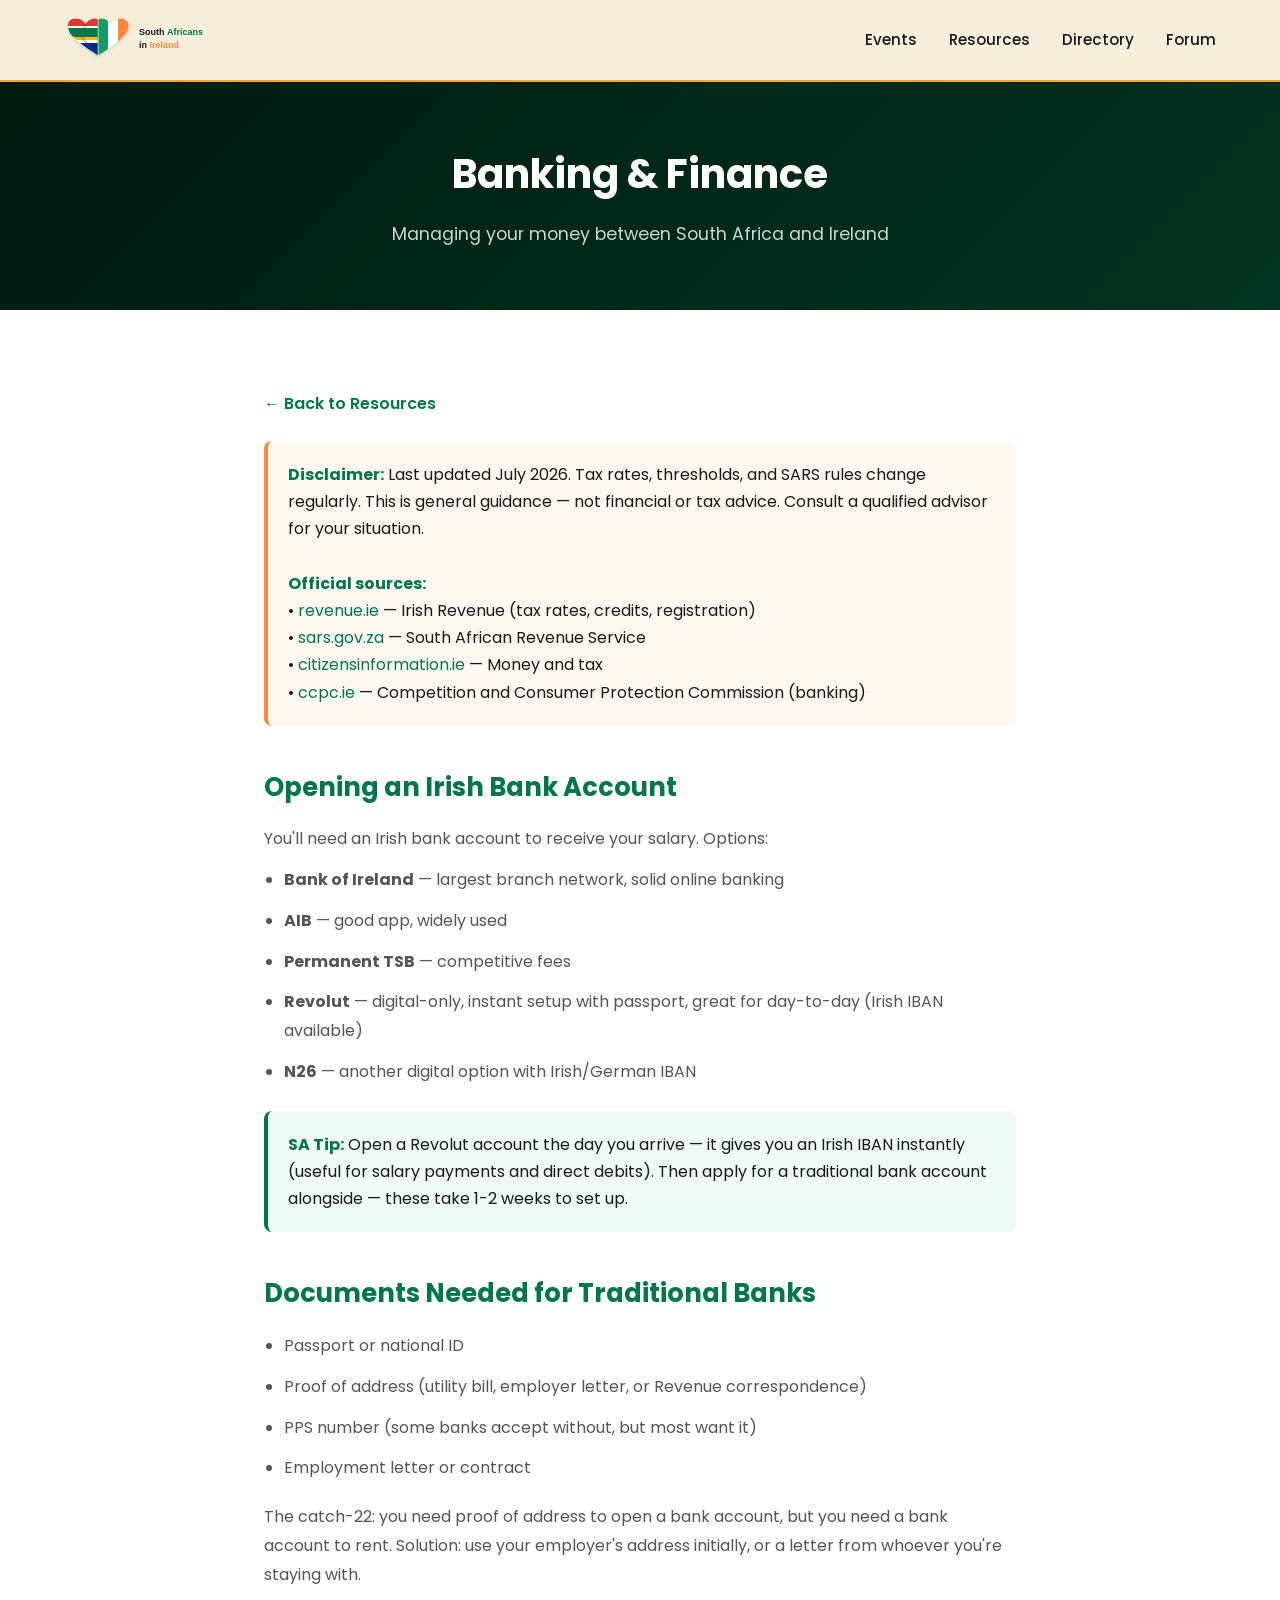
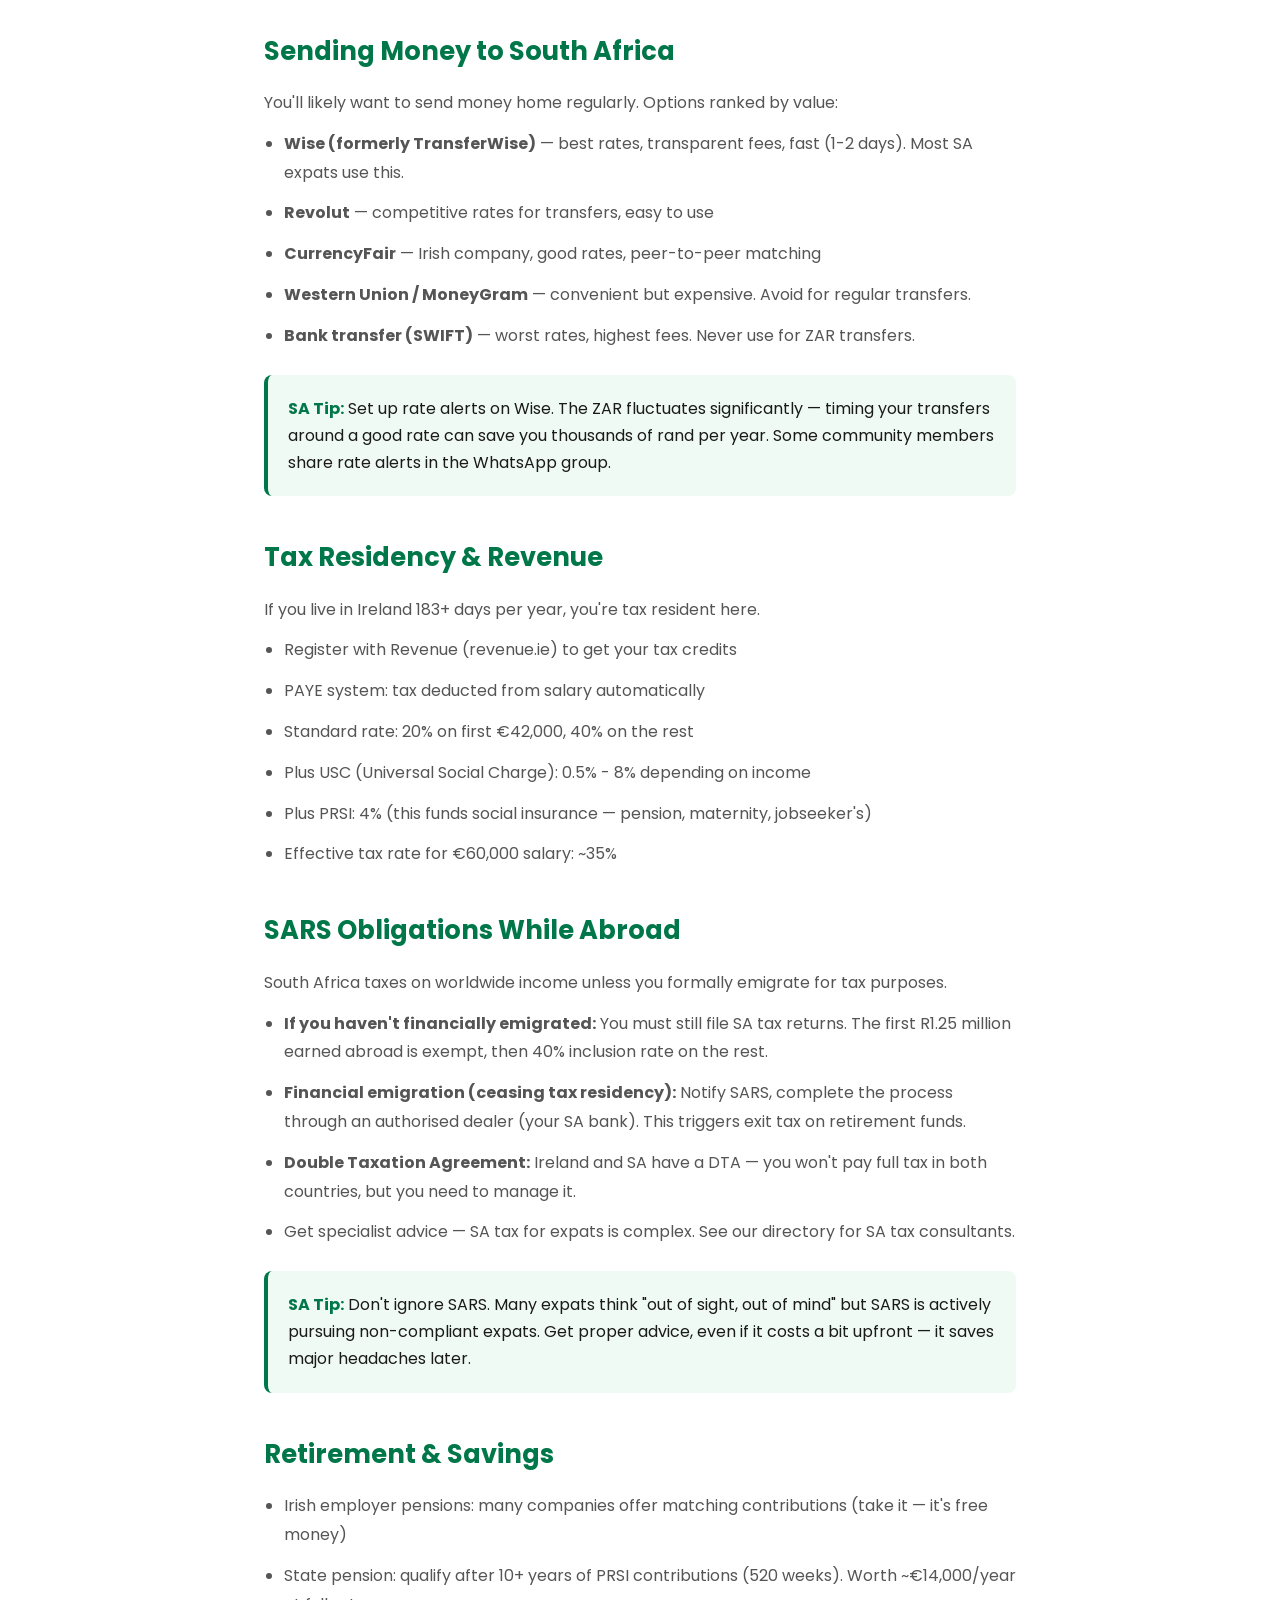
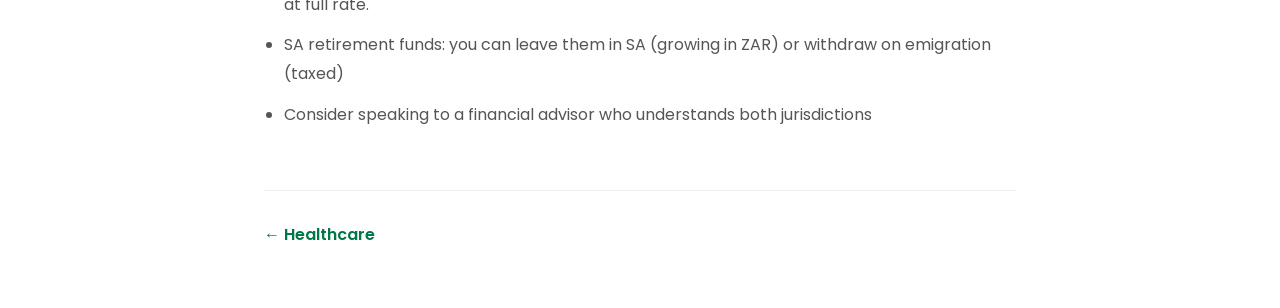
<file: guides/banking-finance.html>
<!DOCTYPE html>
<html lang="en">
<head>
    <meta charset="UTF-8">
    <meta name="viewport" content="width=device-width, initial-scale=1.0">
    <title>Banking & Finance Guide | South Africans in Ireland</title>
    <link rel="stylesheet" href="../styles.css">
    <link href="https://fonts.googleapis.com/css2?family=Poppins:wght@300;400;600;700&display=swap" rel="stylesheet">
    <style>
        .guide-hero { background: linear-gradient(135deg, #001a0d, #003320); padding: 140px 0 60px; color: white; text-align: center; }
        .guide-hero h1 { font-size: 2.5rem; margin-bottom: 12px; }
        .guide-hero p { opacity: 0.8; font-size: 1.1rem; }
        .guide-content { max-width: 800px; margin: 0 auto; padding: 60px 24px; }
        .guide-content h2 { font-size: 1.6rem; margin: 40px 0 16px; color: #007749; }
        .guide-content h3 { font-size: 1.2rem; margin: 24px 0 12px; }
        .guide-content p, .guide-content li { font-size: 1rem; line-height: 1.8; color: #555; margin-bottom: 12px; }
        .guide-content ul { padding-left: 20px; margin-bottom: 20px; }
        .guide-content li { list-style: disc; }
        .guide-tip { background: #f0faf5; border-left: 4px solid #007749; padding: 20px; border-radius: 8px; margin: 24px 0; }
        .guide-tip strong { color: #007749; }
        .guide-nav { display: flex; justify-content: space-between; margin-top: 60px; padding-top: 30px; border-top: 1px solid #eee; }
        .guide-nav a { color: #007749; font-weight: 600; }
        .back-link { display: inline-block; margin-top: 20px; color: #007749; font-weight: 600; }
    </style>
</head>
<body>
    <nav class="navbar">
        <div class="nav-container">
            <a href="../index.html" class="nav-logo"><img src="../logo.svg" alt="South Africans in Ireland" class="nav-logo-img"></a>
            <ul class="nav-menu">
                <li><a href="../index.html#events" class="nav-link">Events</a></li>
                <li><a href="../index.html#resources" class="nav-link">Resources</a></li>
                <li><a href="../index.html#directory" class="nav-link">Directory</a></li>
                <li><a href="../index.html#forum" class="nav-link">Forum</a></li>
            </ul>
        </div>
    </nav>

    <section class="guide-hero">
        <h1>Banking & Finance</h1>
        <p>Managing your money between South Africa and Ireland</p>
    </section>

    <article class="guide-content">
        <a href="../index.html#resources" class="back-link">&larr; Back to Resources</a>

        <div class="guide-tip" style="border-left-color: #FF883E; background: #fff8f0;">
            <strong>Disclaimer:</strong> Last updated July 2026. Tax rates, thresholds, and SARS rules change regularly. This is general guidance — not financial or tax advice. Consult a qualified advisor for your situation.
            <br><br>
            <strong>Official sources:</strong><br>
            &bull; <a href="https://www.revenue.ie" style="color: #007749;">revenue.ie</a> — Irish Revenue (tax rates, credits, registration)<br>
            &bull; <a href="https://www.sars.gov.za" style="color: #007749;">sars.gov.za</a> — South African Revenue Service<br>
            &bull; <a href="https://www.citizensinformation.ie/en/money-and-tax/" style="color: #007749;">citizensinformation.ie</a> — Money and tax<br>
            &bull; <a href="https://www.ccpc.ie" style="color: #007749;">ccpc.ie</a> — Competition and Consumer Protection Commission (banking)
        </div>

        <h2>Opening an Irish Bank Account</h2>
        <p>You'll need an Irish bank account to receive your salary. Options:</p>
        <ul>
            <li><strong>Bank of Ireland</strong> — largest branch network, solid online banking</li>
            <li><strong>AIB</strong> — good app, widely used</li>
            <li><strong>Permanent TSB</strong> — competitive fees</li>
            <li><strong>Revolut</strong> — digital-only, instant setup with passport, great for day-to-day (Irish IBAN available)</li>
            <li><strong>N26</strong> — another digital option with Irish/German IBAN</li>
        </ul>
        <div class="guide-tip">
            <strong>SA Tip:</strong> Open a Revolut account the day you arrive — it gives you an Irish IBAN instantly (useful for salary payments and direct debits). Then apply for a traditional bank account alongside — these take 1-2 weeks to set up.
        </div>

        <h2>Documents Needed for Traditional Banks</h2>
        <ul>
            <li>Passport or national ID</li>
            <li>Proof of address (utility bill, employer letter, or Revenue correspondence)</li>
            <li>PPS number (some banks accept without, but most want it)</li>
            <li>Employment letter or contract</li>
        </ul>
        <p>The catch-22: you need proof of address to open a bank account, but you need a bank account to rent. Solution: use your employer's address initially, or a letter from whoever you're staying with.</p>

        <h2>Sending Money to South Africa</h2>
        <p>You'll likely want to send money home regularly. Options ranked by value:</p>
        <ul>
            <li><strong>Wise (formerly TransferWise)</strong> — best rates, transparent fees, fast (1-2 days). Most SA expats use this.</li>
            <li><strong>Revolut</strong> — competitive rates for transfers, easy to use</li>
            <li><strong>CurrencyFair</strong> — Irish company, good rates, peer-to-peer matching</li>
            <li><strong>Western Union / MoneyGram</strong> — convenient but expensive. Avoid for regular transfers.</li>
            <li><strong>Bank transfer (SWIFT)</strong> — worst rates, highest fees. Never use for ZAR transfers.</li>
        </ul>
        <div class="guide-tip">
            <strong>SA Tip:</strong> Set up rate alerts on Wise. The ZAR fluctuates significantly — timing your transfers around a good rate can save you thousands of rand per year. Some community members share rate alerts in the WhatsApp group.
        </div>

        <h2>Tax Residency & Revenue</h2>
        <p>If you live in Ireland 183+ days per year, you're tax resident here.</p>
        <ul>
            <li>Register with Revenue (revenue.ie) to get your tax credits</li>
            <li>PAYE system: tax deducted from salary automatically</li>
            <li>Standard rate: 20% on first &euro;42,000, 40% on the rest</li>
            <li>Plus USC (Universal Social Charge): 0.5% - 8% depending on income</li>
            <li>Plus PRSI: 4% (this funds social insurance — pension, maternity, jobseeker's)</li>
            <li>Effective tax rate for &euro;60,000 salary: ~35%</li>
        </ul>

        <h2>SARS Obligations While Abroad</h2>
        <p>South Africa taxes on worldwide income unless you formally emigrate for tax purposes.</p>
        <ul>
            <li><strong>If you haven't financially emigrated:</strong> You must still file SA tax returns. The first R1.25 million earned abroad is exempt, then 40% inclusion rate on the rest.</li>
            <li><strong>Financial emigration (ceasing tax residency):</strong> Notify SARS, complete the process through an authorised dealer (your SA bank). This triggers exit tax on retirement funds.</li>
            <li><strong>Double Taxation Agreement:</strong> Ireland and SA have a DTA — you won't pay full tax in both countries, but you need to manage it.</li>
            <li>Get specialist advice — SA tax for expats is complex. See our directory for SA tax consultants.</li>
        </ul>
        <div class="guide-tip">
            <strong>SA Tip:</strong> Don't ignore SARS. Many expats think "out of sight, out of mind" but SARS is actively pursuing non-compliant expats. Get proper advice, even if it costs a bit upfront — it saves major headaches later.
        </div>

        <h2>Retirement & Savings</h2>
        <ul>
            <li>Irish employer pensions: many companies offer matching contributions (take it — it's free money)</li>
            <li>State pension: qualify after 10+ years of PRSI contributions (520 weeks). Worth ~&euro;14,000/year at full rate.</li>
            <li>SA retirement funds: you can leave them in SA (growing in ZAR) or withdraw on emigration (taxed)</li>
            <li>Consider speaking to a financial advisor who understands both jurisdictions</li>
        </ul>

        <div class="guide-nav">
            <a href="healthcare.html">&larr; Healthcare</a>
            <span></span>
        </div>
    </article>
</body>
</html>
</file>
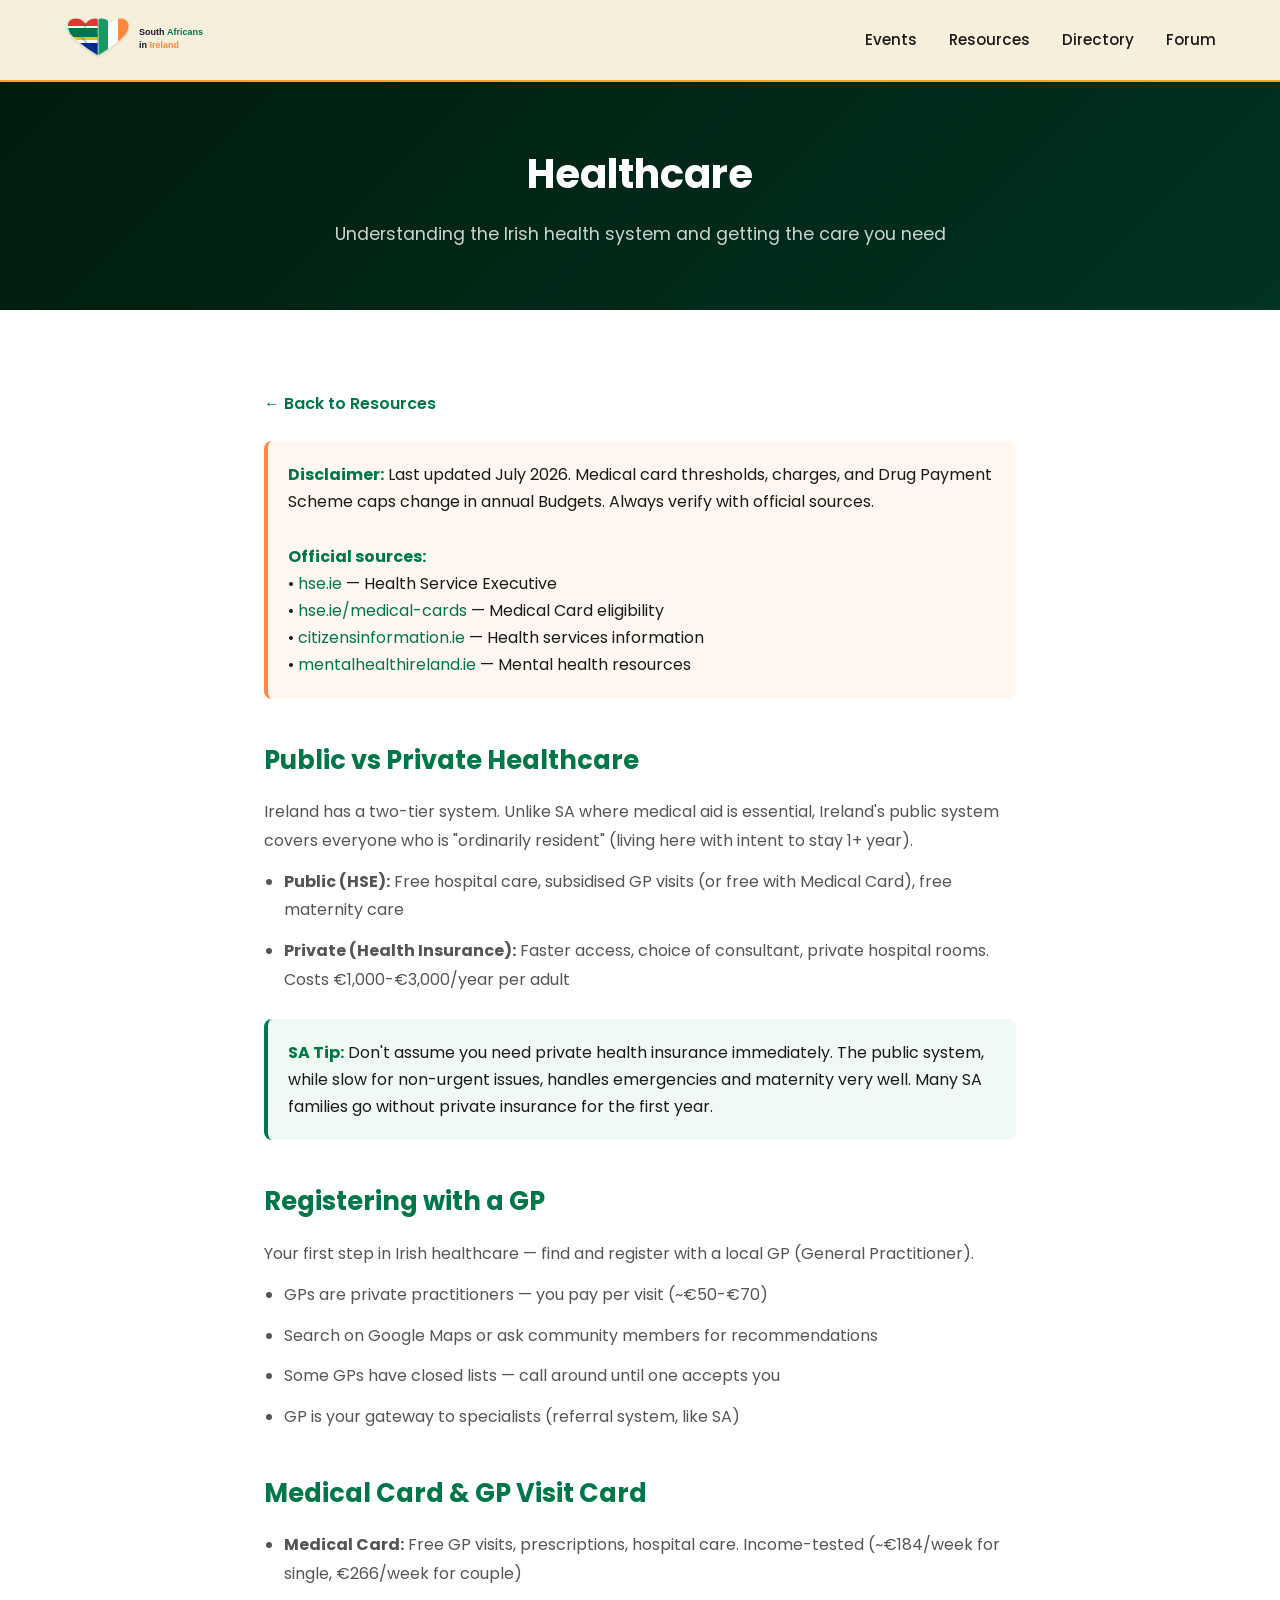
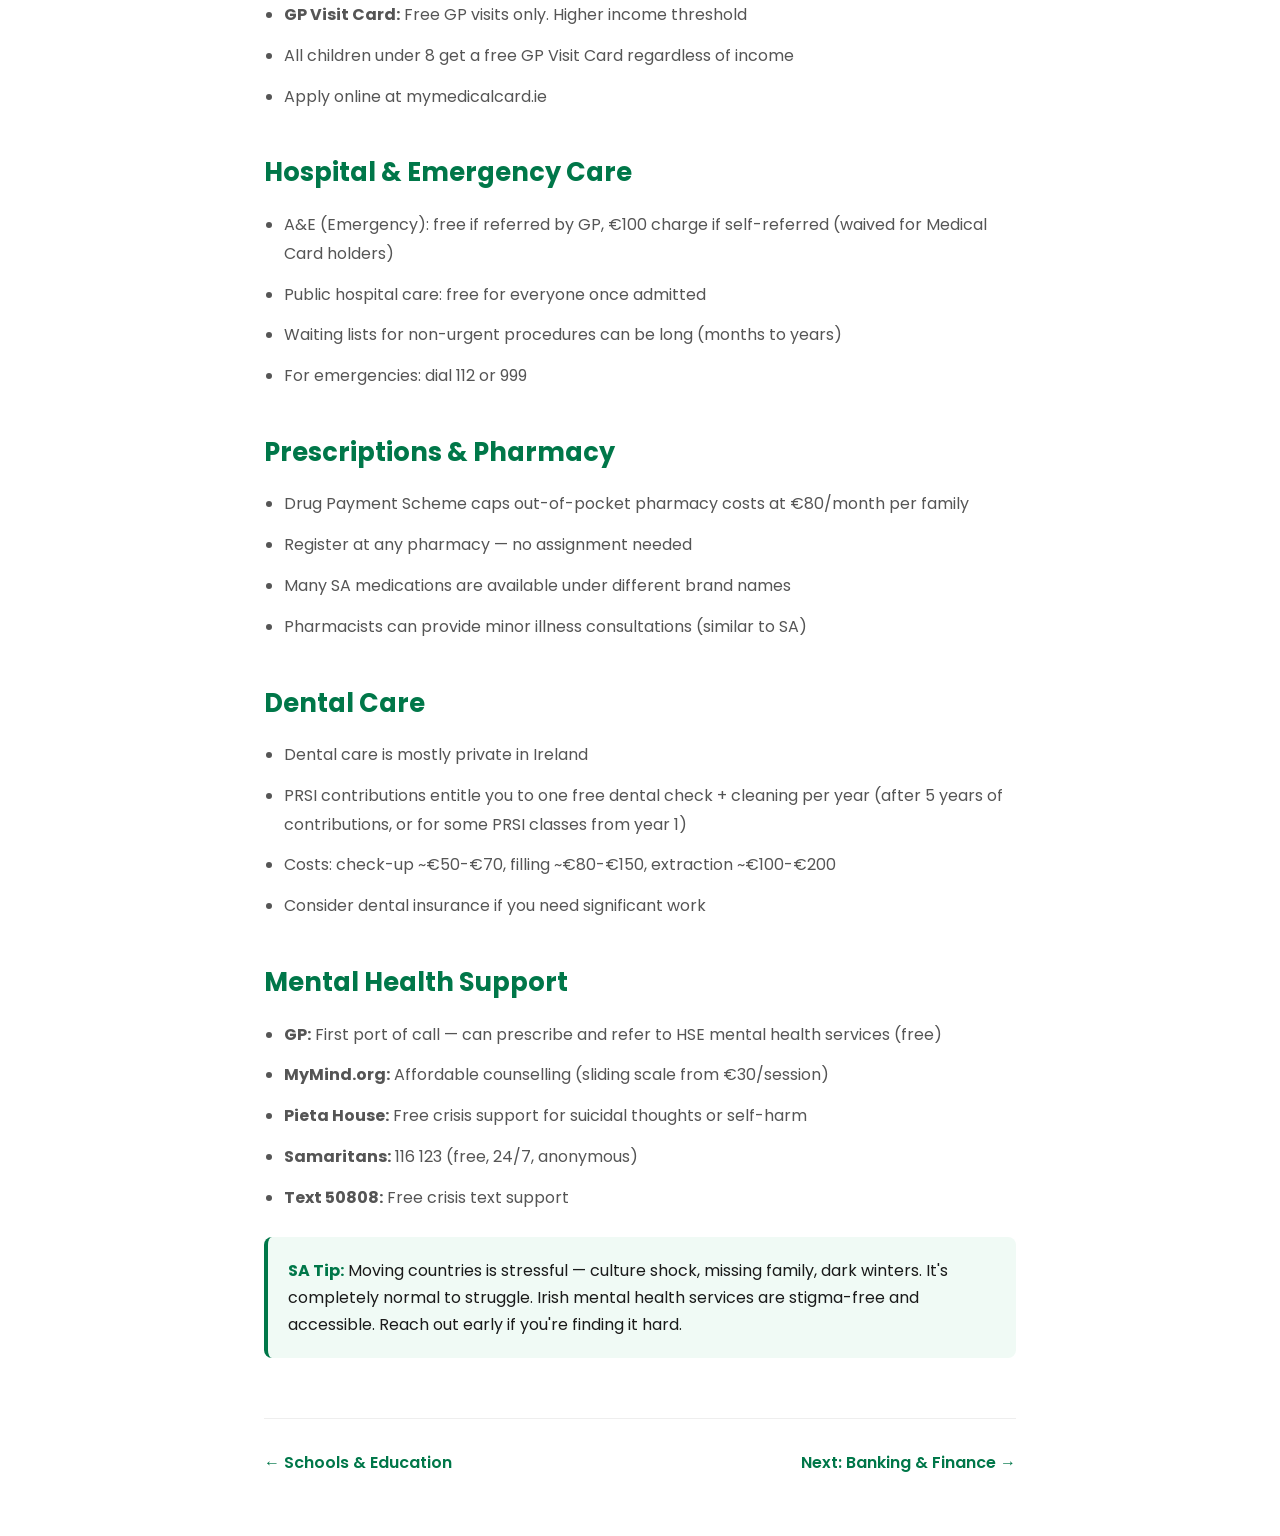
<file: guides/healthcare.html>
<!DOCTYPE html>
<html lang="en">
<head>
    <meta charset="UTF-8">
    <meta name="viewport" content="width=device-width, initial-scale=1.0">
    <title>Healthcare Guide | South Africans in Ireland</title>
    <link rel="stylesheet" href="../styles.css">
    <link href="https://fonts.googleapis.com/css2?family=Poppins:wght@300;400;600;700&display=swap" rel="stylesheet">
    <style>
        .guide-hero { background: linear-gradient(135deg, #001a0d, #003320); padding: 140px 0 60px; color: white; text-align: center; }
        .guide-hero h1 { font-size: 2.5rem; margin-bottom: 12px; }
        .guide-hero p { opacity: 0.8; font-size: 1.1rem; }
        .guide-content { max-width: 800px; margin: 0 auto; padding: 60px 24px; }
        .guide-content h2 { font-size: 1.6rem; margin: 40px 0 16px; color: #007749; }
        .guide-content h3 { font-size: 1.2rem; margin: 24px 0 12px; }
        .guide-content p, .guide-content li { font-size: 1rem; line-height: 1.8; color: #555; margin-bottom: 12px; }
        .guide-content ul { padding-left: 20px; margin-bottom: 20px; }
        .guide-content li { list-style: disc; }
        .guide-tip { background: #f0faf5; border-left: 4px solid #007749; padding: 20px; border-radius: 8px; margin: 24px 0; }
        .guide-tip strong { color: #007749; }
        .guide-nav { display: flex; justify-content: space-between; margin-top: 60px; padding-top: 30px; border-top: 1px solid #eee; }
        .guide-nav a { color: #007749; font-weight: 600; }
        .back-link { display: inline-block; margin-top: 20px; color: #007749; font-weight: 600; }
    </style>
</head>
<body>
    <nav class="navbar">
        <div class="nav-container">
            <a href="../index.html" class="nav-logo"><img src="../logo.svg" alt="South Africans in Ireland" class="nav-logo-img"></a>
            <ul class="nav-menu">
                <li><a href="../index.html#events" class="nav-link">Events</a></li>
                <li><a href="../index.html#resources" class="nav-link">Resources</a></li>
                <li><a href="../index.html#directory" class="nav-link">Directory</a></li>
                <li><a href="../index.html#forum" class="nav-link">Forum</a></li>
            </ul>
        </div>
    </nav>

    <section class="guide-hero">
        <h1>Healthcare</h1>
        <p>Understanding the Irish health system and getting the care you need</p>
    </section>

    <article class="guide-content">
        <a href="../index.html#resources" class="back-link">&larr; Back to Resources</a>

        <div class="guide-tip" style="border-left-color: #FF883E; background: #fff8f0;">
            <strong>Disclaimer:</strong> Last updated July 2026. Medical card thresholds, charges, and Drug Payment Scheme caps change in annual Budgets. Always verify with official sources.
            <br><br>
            <strong>Official sources:</strong><br>
            &bull; <a href="https://www.hse.ie" style="color: #007749;">hse.ie</a> — Health Service Executive<br>
            &bull; <a href="https://www2.hse.ie/services/medical-cards/" style="color: #007749;">hse.ie/medical-cards</a> — Medical Card eligibility<br>
            &bull; <a href="https://www.citizensinformation.ie/en/health/" style="color: #007749;">citizensinformation.ie</a> — Health services information<br>
            &bull; <a href="https://www.mentalhealthireland.ie" style="color: #007749;">mentalhealthireland.ie</a> — Mental health resources
        </div>

        <h2>Public vs Private Healthcare</h2>
        <p>Ireland has a two-tier system. Unlike SA where medical aid is essential, Ireland's public system covers everyone who is "ordinarily resident" (living here with intent to stay 1+ year).</p>
        <ul>
            <li><strong>Public (HSE):</strong> Free hospital care, subsidised GP visits (or free with Medical Card), free maternity care</li>
            <li><strong>Private (Health Insurance):</strong> Faster access, choice of consultant, private hospital rooms. Costs &euro;1,000-&euro;3,000/year per adult</li>
        </ul>
        <div class="guide-tip">
            <strong>SA Tip:</strong> Don't assume you need private health insurance immediately. The public system, while slow for non-urgent issues, handles emergencies and maternity very well. Many SA families go without private insurance for the first year.
        </div>

        <h2>Registering with a GP</h2>
        <p>Your first step in Irish healthcare — find and register with a local GP (General Practitioner).</p>
        <ul>
            <li>GPs are private practitioners — you pay per visit (~&euro;50-&euro;70)</li>
            <li>Search on Google Maps or ask community members for recommendations</li>
            <li>Some GPs have closed lists — call around until one accepts you</li>
            <li>GP is your gateway to specialists (referral system, like SA)</li>
        </ul>

        <h2>Medical Card & GP Visit Card</h2>
        <ul>
            <li><strong>Medical Card:</strong> Free GP visits, prescriptions, hospital care. Income-tested (~&euro;184/week for single, &euro;266/week for couple)</li>
            <li><strong>GP Visit Card:</strong> Free GP visits only. Higher income threshold</li>
            <li>All children under 8 get a free GP Visit Card regardless of income</li>
            <li>Apply online at mymedicalcard.ie</li>
        </ul>

        <h2>Hospital & Emergency Care</h2>
        <ul>
            <li>A&E (Emergency): free if referred by GP, &euro;100 charge if self-referred (waived for Medical Card holders)</li>
            <li>Public hospital care: free for everyone once admitted</li>
            <li>Waiting lists for non-urgent procedures can be long (months to years)</li>
            <li>For emergencies: dial 112 or 999</li>
        </ul>

        <h2>Prescriptions & Pharmacy</h2>
        <ul>
            <li>Drug Payment Scheme caps out-of-pocket pharmacy costs at &euro;80/month per family</li>
            <li>Register at any pharmacy — no assignment needed</li>
            <li>Many SA medications are available under different brand names</li>
            <li>Pharmacists can provide minor illness consultations (similar to SA)</li>
        </ul>

        <h2>Dental Care</h2>
        <ul>
            <li>Dental care is mostly private in Ireland</li>
            <li>PRSI contributions entitle you to one free dental check + cleaning per year (after 5 years of contributions, or for some PRSI classes from year 1)</li>
            <li>Costs: check-up ~&euro;50-&euro;70, filling ~&euro;80-&euro;150, extraction ~&euro;100-&euro;200</li>
            <li>Consider dental insurance if you need significant work</li>
        </ul>

        <h2>Mental Health Support</h2>
        <ul>
            <li><strong>GP:</strong> First port of call — can prescribe and refer to HSE mental health services (free)</li>
            <li><strong>MyMind.org:</strong> Affordable counselling (sliding scale from &euro;30/session)</li>
            <li><strong>Pieta House:</strong> Free crisis support for suicidal thoughts or self-harm</li>
            <li><strong>Samaritans:</strong> 116 123 (free, 24/7, anonymous)</li>
            <li><strong>Text 50808:</strong> Free crisis text support</li>
        </ul>
        <div class="guide-tip">
            <strong>SA Tip:</strong> Moving countries is stressful — culture shock, missing family, dark winters. It's completely normal to struggle. Irish mental health services are stigma-free and accessible. Reach out early if you're finding it hard.
        </div>

        <div class="guide-nav">
            <a href="schools-education.html">&larr; Schools & Education</a>
            <a href="banking-finance.html">Next: Banking & Finance &rarr;</a>
        </div>
    </article>
</body>
</html>
</file>
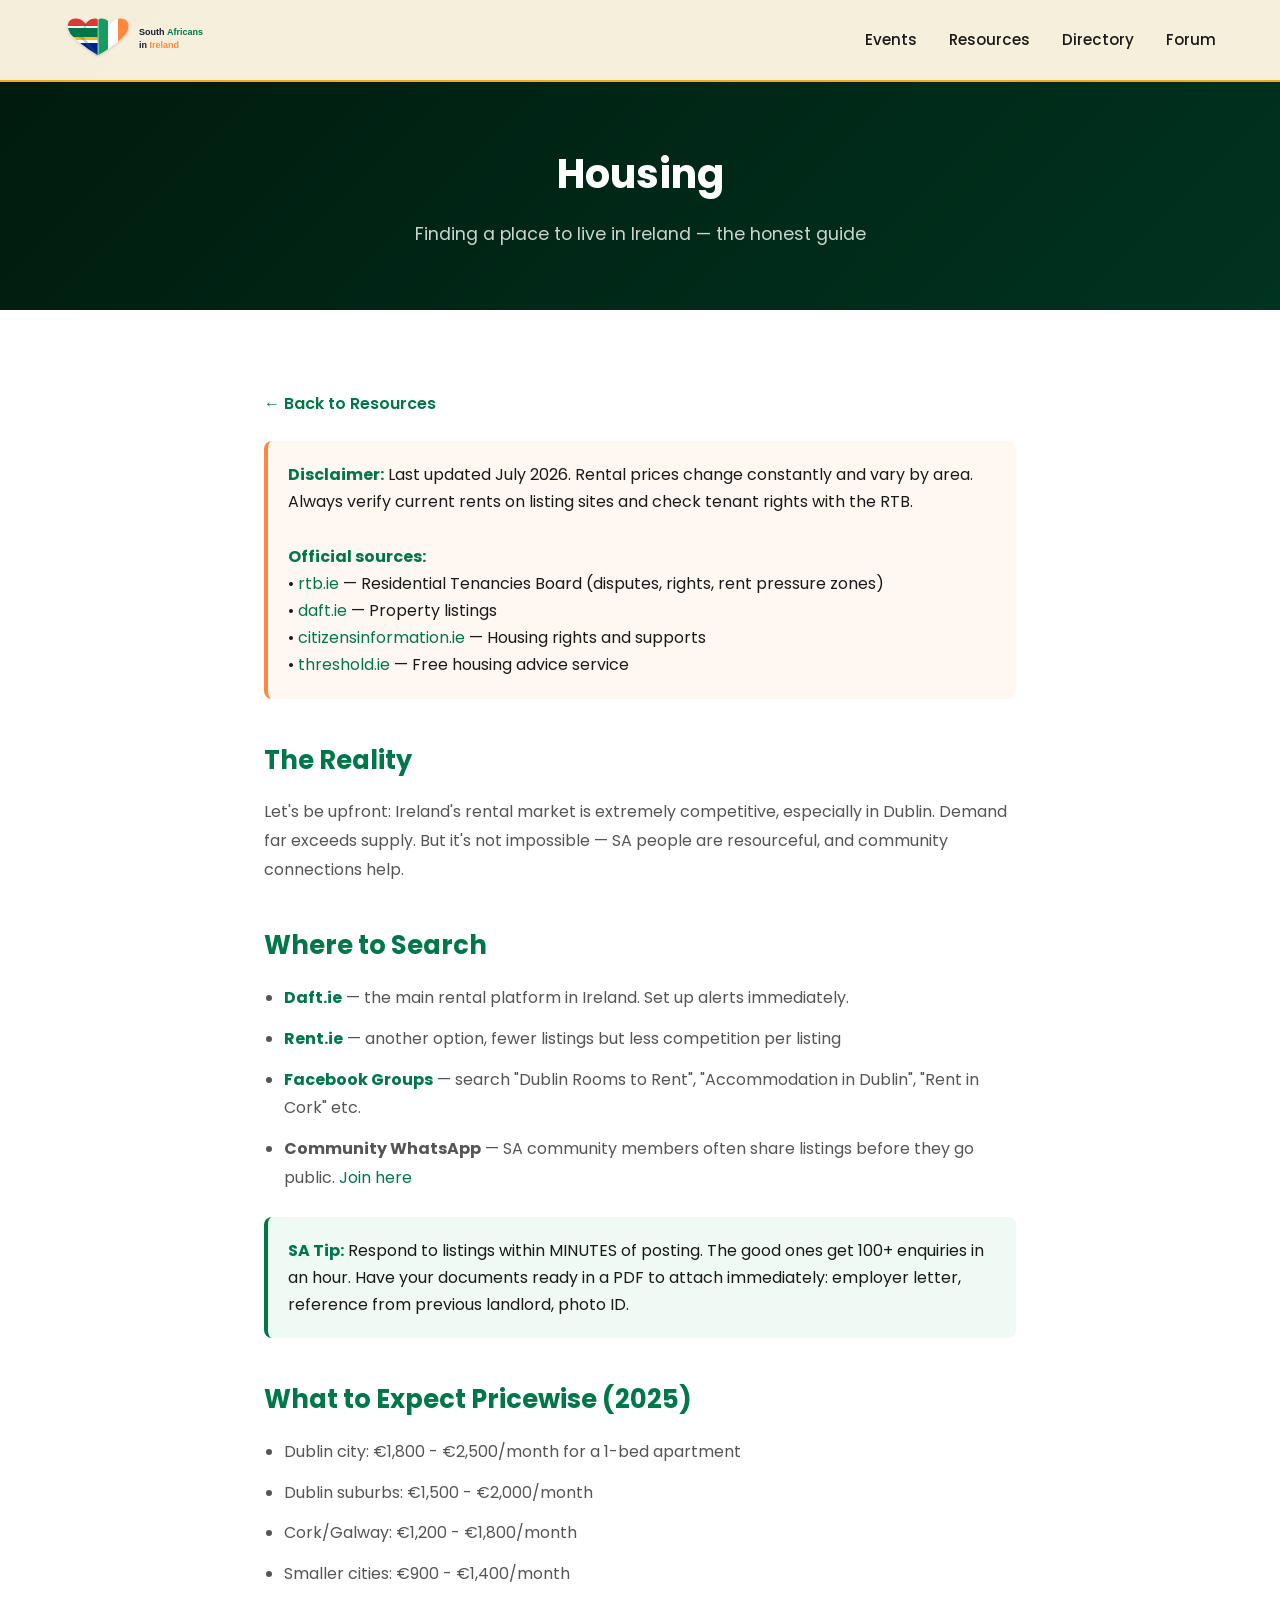
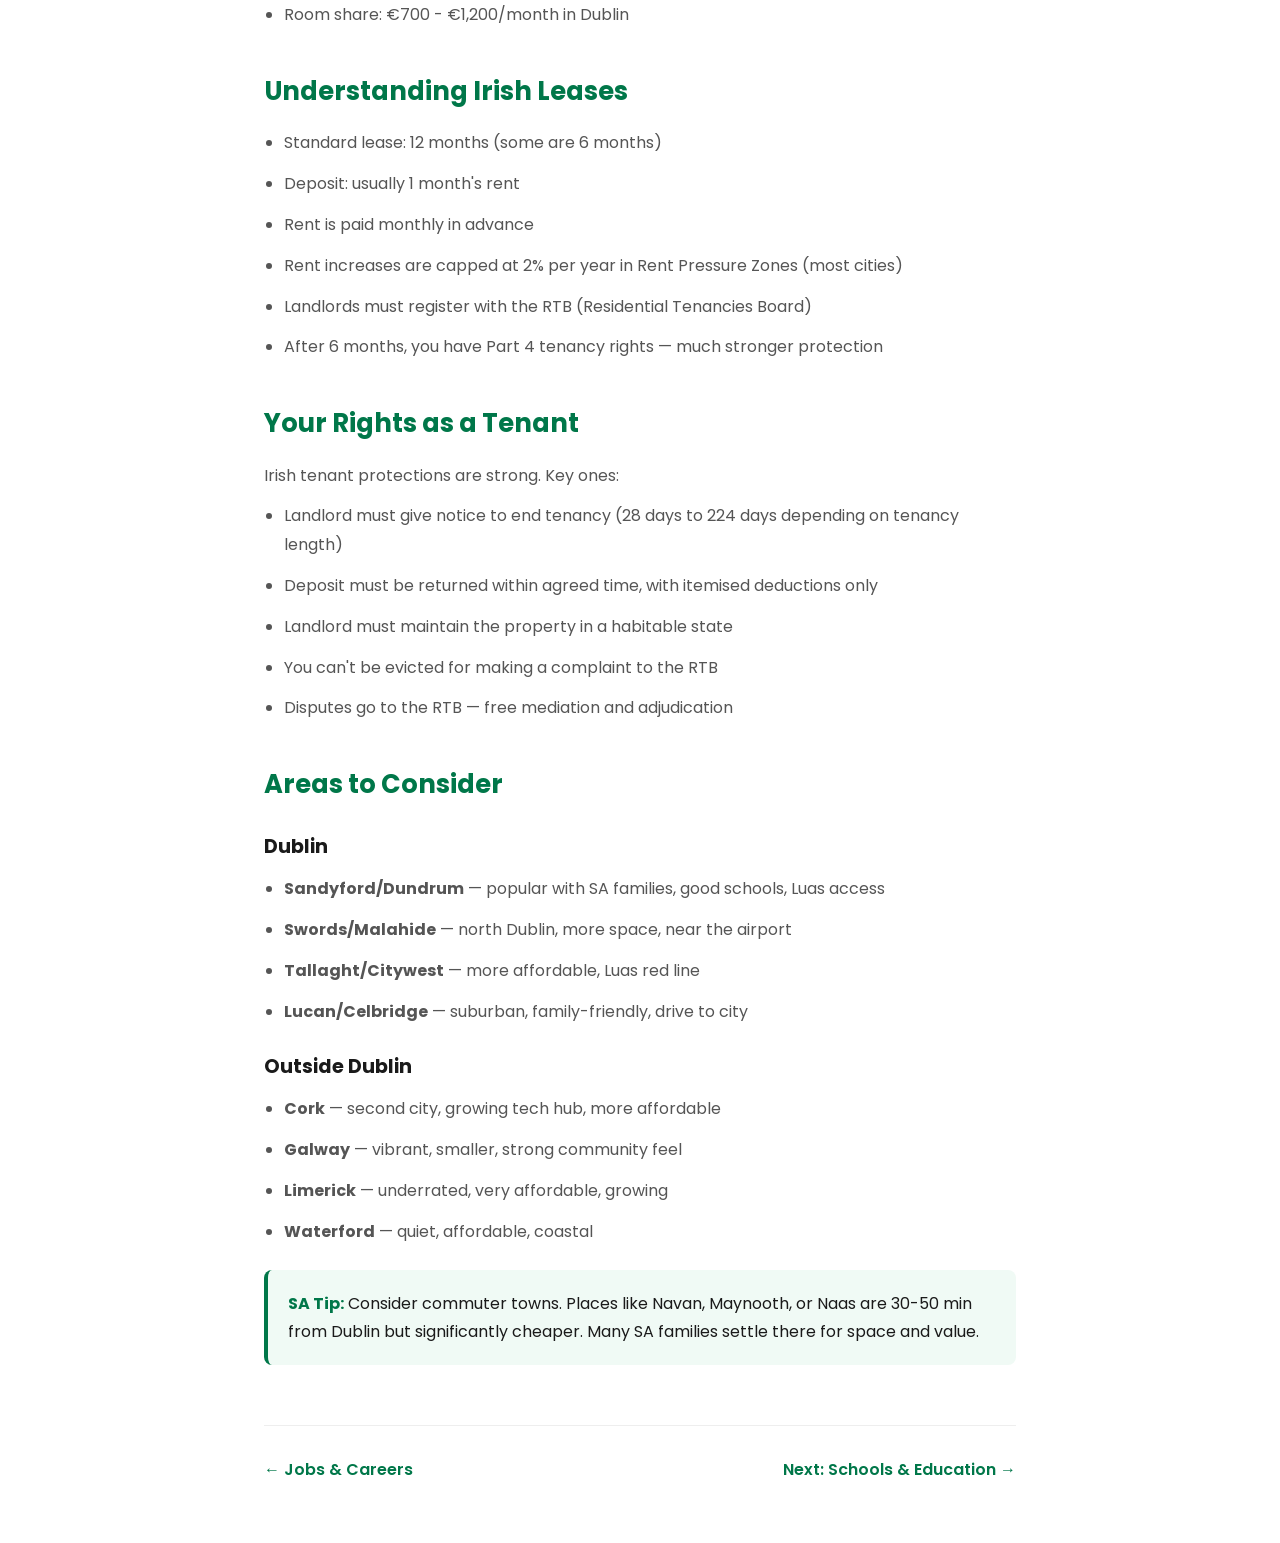
<file: guides/housing.html>
<!DOCTYPE html>
<html lang="en">
<head>
    <meta charset="UTF-8">
    <meta name="viewport" content="width=device-width, initial-scale=1.0">
    <title>Housing Guide | South Africans in Ireland</title>
    <link rel="stylesheet" href="../styles.css">
    <link href="https://fonts.googleapis.com/css2?family=Poppins:wght@300;400;600;700&display=swap" rel="stylesheet">
    <style>
        .guide-hero { background: linear-gradient(135deg, #001a0d, #003320); padding: 140px 0 60px; color: white; text-align: center; }
        .guide-hero h1 { font-size: 2.5rem; margin-bottom: 12px; }
        .guide-hero p { opacity: 0.8; font-size: 1.1rem; }
        .guide-content { max-width: 800px; margin: 0 auto; padding: 60px 24px; }
        .guide-content h2 { font-size: 1.6rem; margin: 40px 0 16px; color: #007749; }
        .guide-content h3 { font-size: 1.2rem; margin: 24px 0 12px; }
        .guide-content p, .guide-content li { font-size: 1rem; line-height: 1.8; color: #555; margin-bottom: 12px; }
        .guide-content ul { padding-left: 20px; margin-bottom: 20px; }
        .guide-content li { list-style: disc; }
        .guide-tip { background: #f0faf5; border-left: 4px solid #007749; padding: 20px; border-radius: 8px; margin: 24px 0; }
        .guide-tip strong { color: #007749; }
        .guide-nav { display: flex; justify-content: space-between; margin-top: 60px; padding-top: 30px; border-top: 1px solid #eee; }
        .guide-nav a { color: #007749; font-weight: 600; }
        .back-link { display: inline-block; margin-top: 20px; color: #007749; font-weight: 600; }
    </style>
</head>
<body>
    <nav class="navbar">
        <div class="nav-container">
            <a href="../index.html" class="nav-logo"><img src="../logo.svg" alt="South Africans in Ireland" class="nav-logo-img"></a>
            <ul class="nav-menu">
                <li><a href="../index.html#events" class="nav-link">Events</a></li>
                <li><a href="../index.html#resources" class="nav-link">Resources</a></li>
                <li><a href="../index.html#directory" class="nav-link">Directory</a></li>
                <li><a href="../index.html#forum" class="nav-link">Forum</a></li>
            </ul>
        </div>
    </nav>

    <section class="guide-hero">
        <h1>Housing</h1>
        <p>Finding a place to live in Ireland — the honest guide</p>
    </section>

    <article class="guide-content">
        <a href="../index.html#resources" class="back-link">&larr; Back to Resources</a>

        <div class="guide-tip" style="border-left-color: #FF883E; background: #fff8f0;">
            <strong>Disclaimer:</strong> Last updated July 2026. Rental prices change constantly and vary by area. Always verify current rents on listing sites and check tenant rights with the RTB.
            <br><br>
            <strong>Official sources:</strong><br>
            &bull; <a href="https://www.rtb.ie" style="color: #007749;">rtb.ie</a> — Residential Tenancies Board (disputes, rights, rent pressure zones)<br>
            &bull; <a href="https://www.daft.ie" style="color: #007749;">daft.ie</a> — Property listings<br>
            &bull; <a href="https://www.citizensinformation.ie/en/housing/" style="color: #007749;">citizensinformation.ie</a> — Housing rights and supports<br>
            &bull; <a href="https://www.threshold.ie" style="color: #007749;">threshold.ie</a> — Free housing advice service
        </div>

        <h2>The Reality</h2>
        <p>Let's be upfront: Ireland's rental market is extremely competitive, especially in Dublin. Demand far exceeds supply. But it's not impossible — SA people are resourceful, and community connections help.</p>

        <h2>Where to Search</h2>
        <ul>
            <li><strong><a href="https://www.daft.ie/property-for-rent" target="_blank" style="color: #007749;">Daft.ie</a></strong> — the main rental platform in Ireland. Set up alerts immediately.</li>
            <li><strong><a href="https://www.rent.ie" target="_blank" style="color: #007749;">Rent.ie</a></strong> — another option, fewer listings but less competition per listing</li>
            <li><strong><a href="https://www.facebook.com/groups" target="_blank" style="color: #007749;">Facebook Groups</a></strong> — search "Dublin Rooms to Rent", "Accommodation in Dublin", "Rent in Cork" etc.</li>
            <li><strong>Community WhatsApp</strong> — SA community members often share listings before they go public. <a href="../index.html#contact" style="color: #007749;">Join here</a></li>
        </ul>
        <div class="guide-tip">
            <strong>SA Tip:</strong> Respond to listings within MINUTES of posting. The good ones get 100+ enquiries in an hour. Have your documents ready in a PDF to attach immediately: employer letter, reference from previous landlord, photo ID.
        </div>

        <h2>What to Expect Pricewise (2025)</h2>
        <ul>
            <li>Dublin city: &euro;1,800 - &euro;2,500/month for a 1-bed apartment</li>
            <li>Dublin suburbs: &euro;1,500 - &euro;2,000/month</li>
            <li>Cork/Galway: &euro;1,200 - &euro;1,800/month</li>
            <li>Smaller cities: &euro;900 - &euro;1,400/month</li>
            <li>Room share: &euro;700 - &euro;1,200/month in Dublin</li>
        </ul>

        <h2>Understanding Irish Leases</h2>
        <ul>
            <li>Standard lease: 12 months (some are 6 months)</li>
            <li>Deposit: usually 1 month's rent</li>
            <li>Rent is paid monthly in advance</li>
            <li>Rent increases are capped at 2% per year in Rent Pressure Zones (most cities)</li>
            <li>Landlords must register with the RTB (Residential Tenancies Board)</li>
            <li>After 6 months, you have Part 4 tenancy rights — much stronger protection</li>
        </ul>

        <h2>Your Rights as a Tenant</h2>
        <p>Irish tenant protections are strong. Key ones:</p>
        <ul>
            <li>Landlord must give notice to end tenancy (28 days to 224 days depending on tenancy length)</li>
            <li>Deposit must be returned within agreed time, with itemised deductions only</li>
            <li>Landlord must maintain the property in a habitable state</li>
            <li>You can't be evicted for making a complaint to the RTB</li>
            <li>Disputes go to the RTB — free mediation and adjudication</li>
        </ul>

        <h2>Areas to Consider</h2>
        <h3>Dublin</h3>
        <ul>
            <li><strong>Sandyford/Dundrum</strong> — popular with SA families, good schools, Luas access</li>
            <li><strong>Swords/Malahide</strong> — north Dublin, more space, near the airport</li>
            <li><strong>Tallaght/Citywest</strong> — more affordable, Luas red line</li>
            <li><strong>Lucan/Celbridge</strong> — suburban, family-friendly, drive to city</li>
        </ul>
        <h3>Outside Dublin</h3>
        <ul>
            <li><strong>Cork</strong> — second city, growing tech hub, more affordable</li>
            <li><strong>Galway</strong> — vibrant, smaller, strong community feel</li>
            <li><strong>Limerick</strong> — underrated, very affordable, growing</li>
            <li><strong>Waterford</strong> — quiet, affordable, coastal</li>
        </ul>
        <div class="guide-tip">
            <strong>SA Tip:</strong> Consider commuter towns. Places like Navan, Maynooth, or Naas are 30-50 min from Dublin but significantly cheaper. Many SA families settle there for space and value.
        </div>

        <div class="guide-nav">
            <a href="jobs-careers.html">&larr; Jobs & Careers</a>
            <a href="schools-education.html">Next: Schools & Education &rarr;</a>
        </div>
    </article>
</body>
</html>
</file>
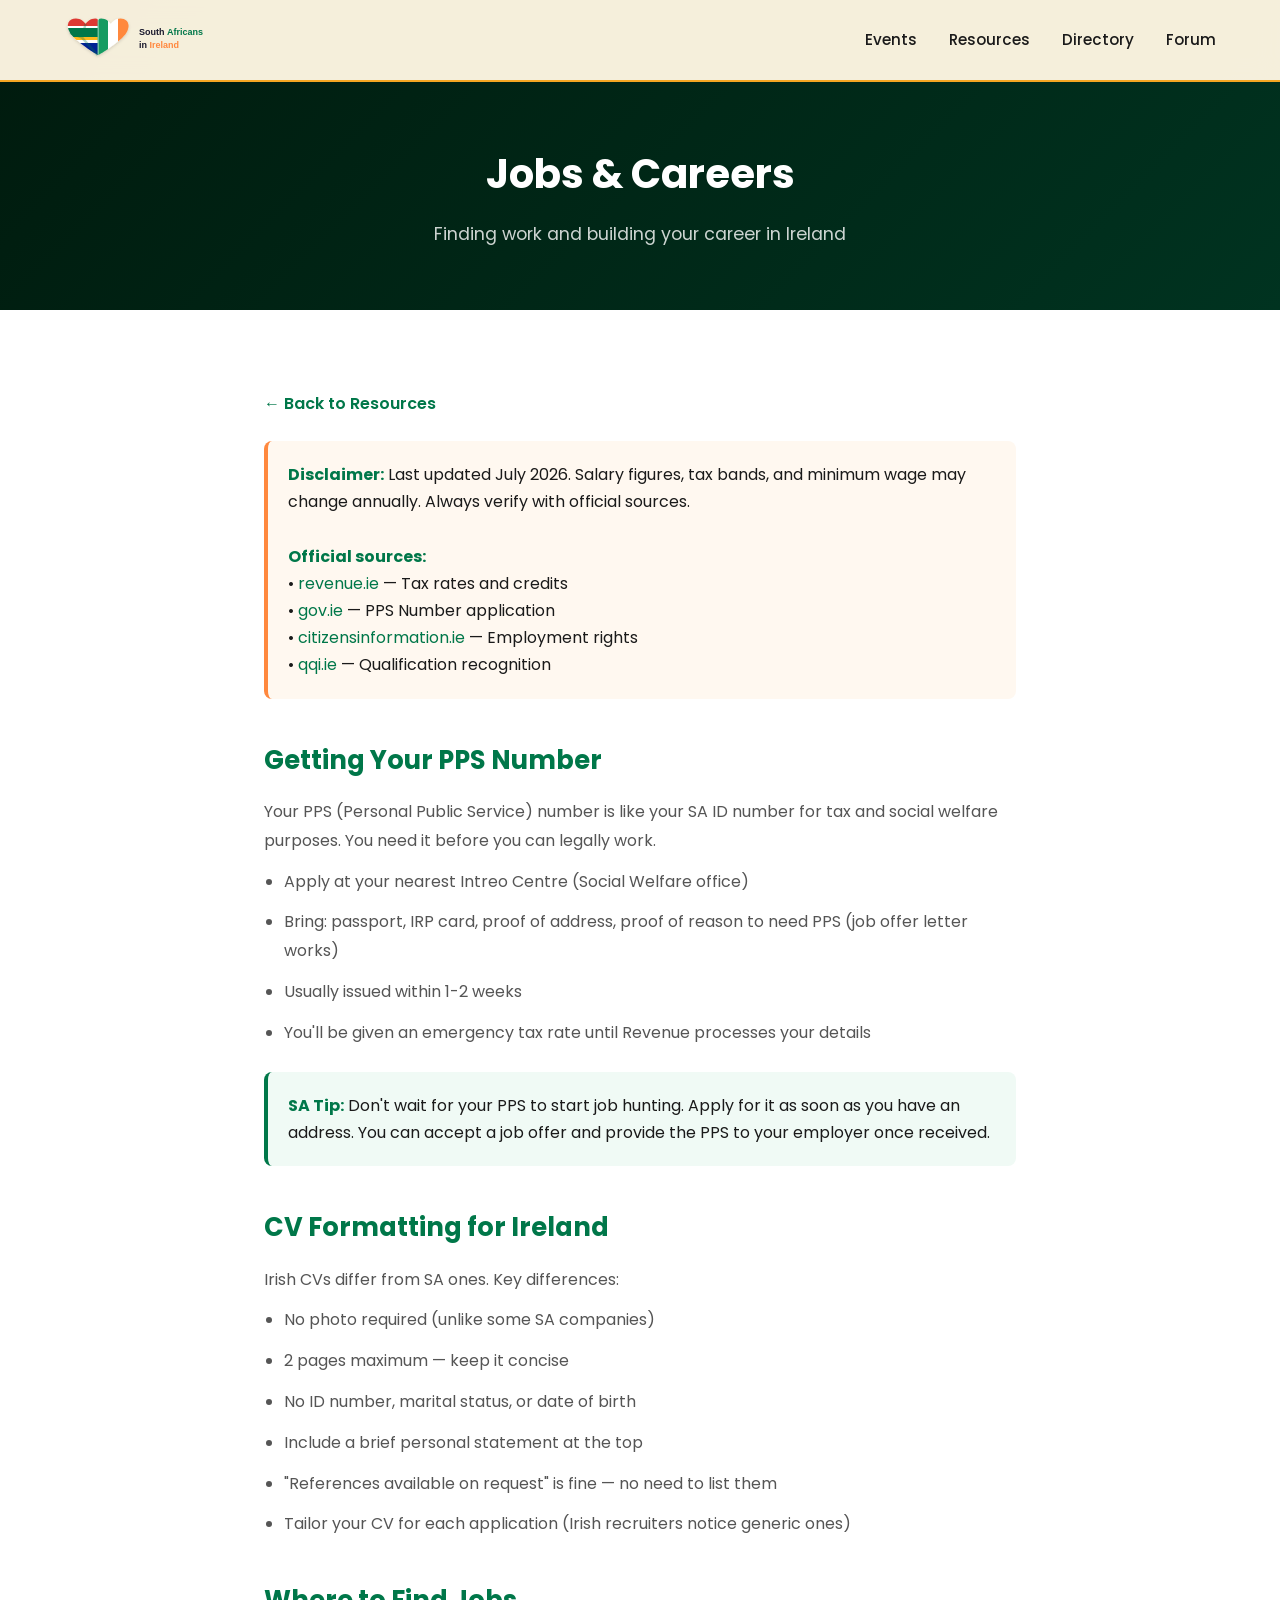
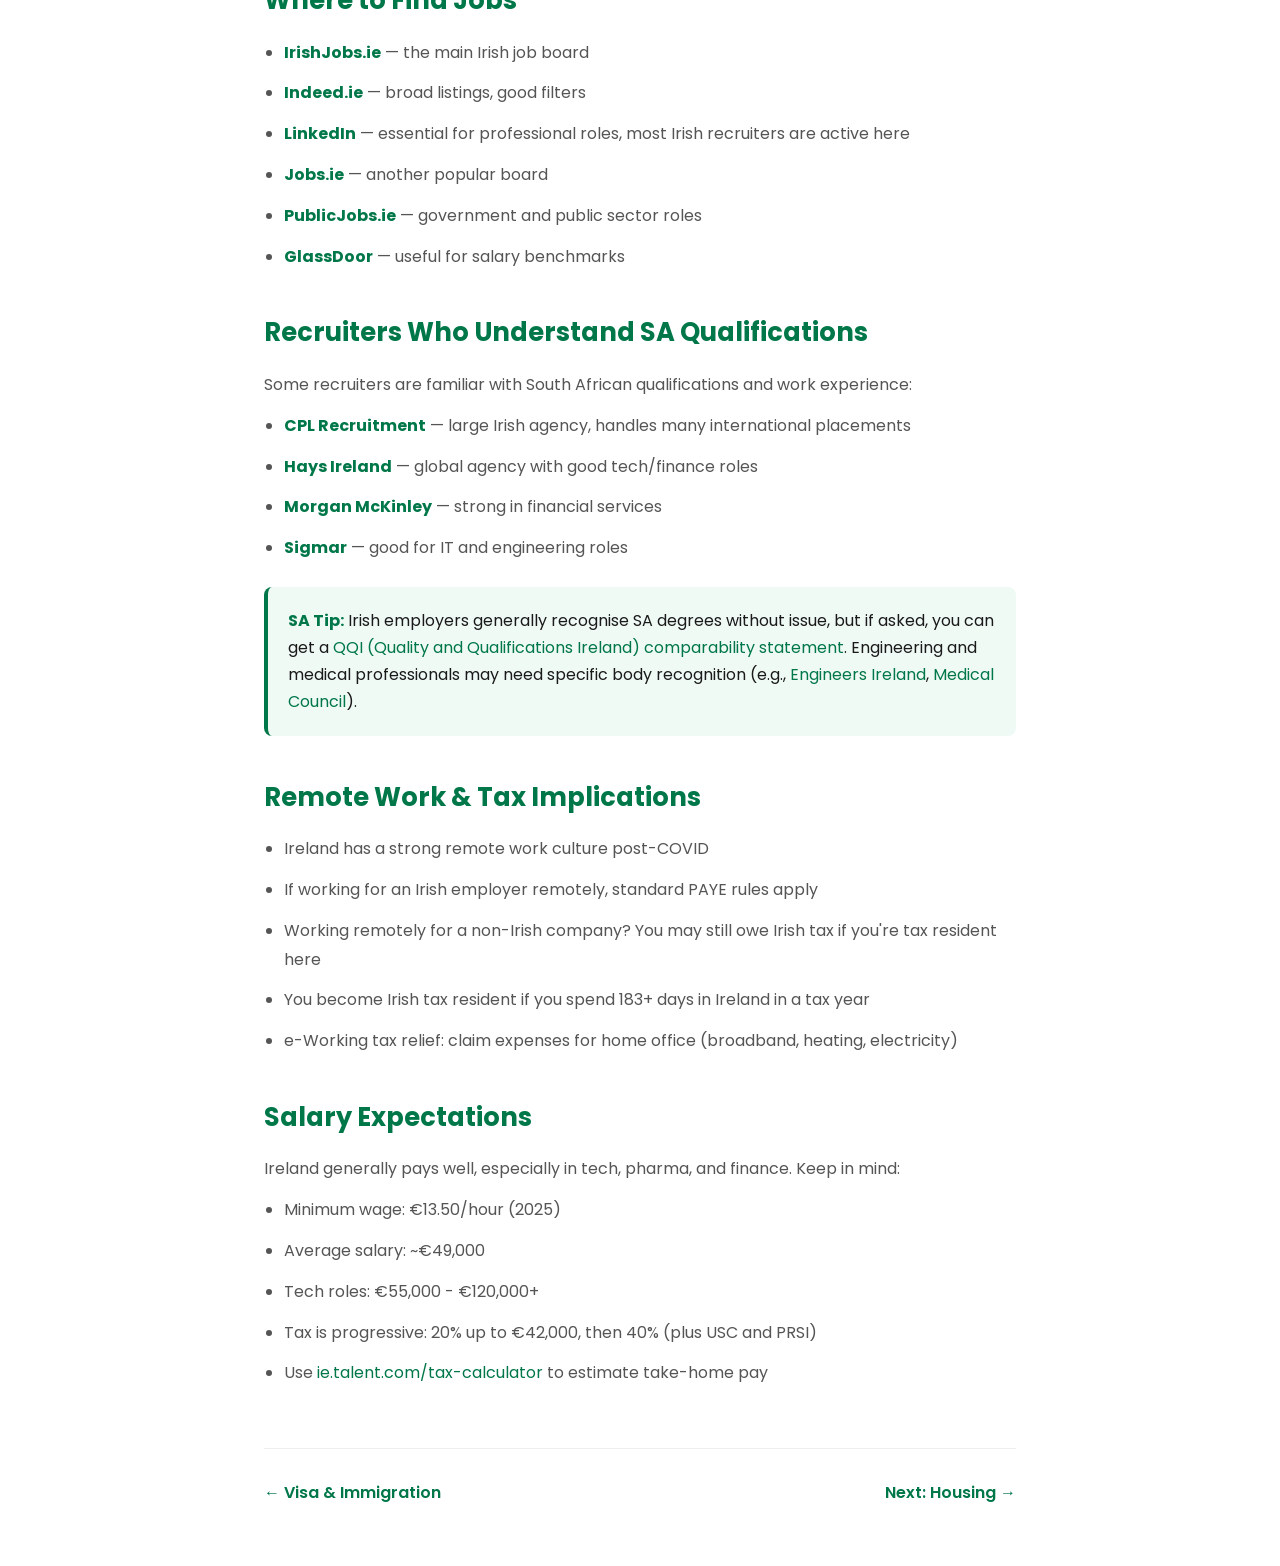
<file: guides/jobs-careers.html>
<!DOCTYPE html>
<html lang="en">
<head>
    <meta charset="UTF-8">
    <meta name="viewport" content="width=device-width, initial-scale=1.0">
    <title>Jobs & Careers Guide | South Africans in Ireland</title>
    <link rel="stylesheet" href="../styles.css">
    <link href="https://fonts.googleapis.com/css2?family=Poppins:wght@300;400;600;700&display=swap" rel="stylesheet">
    <style>
        .guide-hero { background: linear-gradient(135deg, #001a0d, #003320); padding: 140px 0 60px; color: white; text-align: center; }
        .guide-hero h1 { font-size: 2.5rem; margin-bottom: 12px; }
        .guide-hero p { opacity: 0.8; font-size: 1.1rem; }
        .guide-content { max-width: 800px; margin: 0 auto; padding: 60px 24px; }
        .guide-content h2 { font-size: 1.6rem; margin: 40px 0 16px; color: #007749; }
        .guide-content h3 { font-size: 1.2rem; margin: 24px 0 12px; }
        .guide-content p, .guide-content li { font-size: 1rem; line-height: 1.8; color: #555; margin-bottom: 12px; }
        .guide-content ul { padding-left: 20px; margin-bottom: 20px; }
        .guide-content li { list-style: disc; }
        .guide-tip { background: #f0faf5; border-left: 4px solid #007749; padding: 20px; border-radius: 8px; margin: 24px 0; }
        .guide-tip strong { color: #007749; }
        .guide-nav { display: flex; justify-content: space-between; margin-top: 60px; padding-top: 30px; border-top: 1px solid #eee; }
        .guide-nav a { color: #007749; font-weight: 600; }
        .back-link { display: inline-block; margin-top: 20px; color: #007749; font-weight: 600; }
    </style>
</head>
<body>
    <nav class="navbar">
        <div class="nav-container">
            <a href="../index.html" class="nav-logo"><img src="../logo.svg" alt="South Africans in Ireland" class="nav-logo-img"></a>
            <ul class="nav-menu">
                <li><a href="../index.html#events" class="nav-link">Events</a></li>
                <li><a href="../index.html#resources" class="nav-link">Resources</a></li>
                <li><a href="../index.html#directory" class="nav-link">Directory</a></li>
                <li><a href="../index.html#forum" class="nav-link">Forum</a></li>
            </ul>
        </div>
    </nav>

    <section class="guide-hero">
        <h1>Jobs & Careers</h1>
        <p>Finding work and building your career in Ireland</p>
    </section>

    <article class="guide-content">
        <a href="../index.html#resources" class="back-link">&larr; Back to Resources</a>

        <div class="guide-tip" style="border-left-color: #FF883E; background: #fff8f0;">
            <strong>Disclaimer:</strong> Last updated July 2026. Salary figures, tax bands, and minimum wage may change annually. Always verify with official sources.
            <br><br>
            <strong>Official sources:</strong><br>
            &bull; <a href="https://www.revenue.ie" style="color: #007749;">revenue.ie</a> — Tax rates and credits<br>
            &bull; <a href="https://www.gov.ie/en/service/12e6de-get-your-personal-public-service-pps-number/" style="color: #007749;">gov.ie</a> — PPS Number application<br>
            &bull; <a href="https://www.citizensinformation.ie/en/employment/" style="color: #007749;">citizensinformation.ie</a> — Employment rights<br>
            &bull; <a href="https://www.qqi.ie" style="color: #007749;">qqi.ie</a> — Qualification recognition
        </div>

        <h2>Getting Your PPS Number</h2>
        <p>Your PPS (Personal Public Service) number is like your SA ID number for tax and social welfare purposes. You need it before you can legally work.</p>
        <ul>
            <li>Apply at your nearest Intreo Centre (Social Welfare office)</li>
            <li>Bring: passport, IRP card, proof of address, proof of reason to need PPS (job offer letter works)</li>
            <li>Usually issued within 1-2 weeks</li>
            <li>You'll be given an emergency tax rate until Revenue processes your details</li>
        </ul>
        <div class="guide-tip">
            <strong>SA Tip:</strong> Don't wait for your PPS to start job hunting. Apply for it as soon as you have an address. You can accept a job offer and provide the PPS to your employer once received.
        </div>

        <h2>CV Formatting for Ireland</h2>
        <p>Irish CVs differ from SA ones. Key differences:</p>
        <ul>
            <li>No photo required (unlike some SA companies)</li>
            <li>2 pages maximum — keep it concise</li>
            <li>No ID number, marital status, or date of birth</li>
            <li>Include a brief personal statement at the top</li>
            <li>"References available on request" is fine — no need to list them</li>
            <li>Tailor your CV for each application (Irish recruiters notice generic ones)</li>
        </ul>

        <h2>Where to Find Jobs</h2>
        <ul>
            <li><strong><a href="https://www.irishjobs.ie" target="_blank" style="color: #007749;">IrishJobs.ie</a></strong> — the main Irish job board</li>
            <li><strong><a href="https://www.indeed.ie" target="_blank" style="color: #007749;">Indeed.ie</a></strong> — broad listings, good filters</li>
            <li><strong><a href="https://www.linkedin.com/jobs" target="_blank" style="color: #007749;">LinkedIn</a></strong> — essential for professional roles, most Irish recruiters are active here</li>
            <li><strong><a href="https://www.jobs.ie" target="_blank" style="color: #007749;">Jobs.ie</a></strong> — another popular board</li>
            <li><strong><a href="https://www.publicjobs.ie" target="_blank" style="color: #007749;">PublicJobs.ie</a></strong> — government and public sector roles</li>
            <li><strong><a href="https://www.glassdoor.ie" target="_blank" style="color: #007749;">GlassDoor</a></strong> — useful for salary benchmarks</li>
        </ul>

        <h2>Recruiters Who Understand SA Qualifications</h2>
        <p>Some recruiters are familiar with South African qualifications and work experience:</p>
        <ul>
            <li><a href="https://www.cpl.com" target="_blank" style="color: #007749;"><strong>CPL Recruitment</strong></a> — large Irish agency, handles many international placements</li>
            <li><a href="https://www.hays.ie" target="_blank" style="color: #007749;"><strong>Hays Ireland</strong></a> — global agency with good tech/finance roles</li>
            <li><a href="https://www.morganmckinley.com/ie" target="_blank" style="color: #007749;"><strong>Morgan McKinley</strong></a> — strong in financial services</li>
            <li><a href="https://www.sigmar.ie" target="_blank" style="color: #007749;"><strong>Sigmar</strong></a> — good for IT and engineering roles</li>
        </ul>
        <div class="guide-tip">
            <strong>SA Tip:</strong> Irish employers generally recognise SA degrees without issue, but if asked, you can get a <a href="https://www.qqi.ie/what-we-do/the-qualifications-system/comparability-statements" target="_blank" style="color: #007749;">QQI (Quality and Qualifications Ireland) comparability statement</a>. Engineering and medical professionals may need specific body recognition (e.g., <a href="https://www.engineersireland.ie" target="_blank" style="color: #007749;">Engineers Ireland</a>, <a href="https://www.medicalcouncil.ie" target="_blank" style="color: #007749;">Medical Council</a>).
        </div>

        <h2>Remote Work & Tax Implications</h2>
        <ul>
            <li>Ireland has a strong remote work culture post-COVID</li>
            <li>If working for an Irish employer remotely, standard PAYE rules apply</li>
            <li>Working remotely for a non-Irish company? You may still owe Irish tax if you're tax resident here</li>
            <li>You become Irish tax resident if you spend 183+ days in Ireland in a tax year</li>
            <li>e-Working tax relief: claim expenses for home office (broadband, heating, electricity)</li>
        </ul>

        <h2>Salary Expectations</h2>
        <p>Ireland generally pays well, especially in tech, pharma, and finance. Keep in mind:</p>
        <ul>
            <li>Minimum wage: &euro;13.50/hour (2025)</li>
            <li>Average salary: ~&euro;49,000</li>
            <li>Tech roles: &euro;55,000 - &euro;120,000+</li>
            <li>Tax is progressive: 20% up to &euro;42,000, then 40% (plus USC and PRSI)</li>
            <li>Use <a href="https://ie.talent.com/tax-calculator" target="_blank" style="color: #007749;">ie.talent.com/tax-calculator</a> to estimate take-home pay</li>
        </ul>

        <div class="guide-nav">
            <a href="visa-immigration.html">&larr; Visa & Immigration</a>
            <a href="housing.html">Next: Housing &rarr;</a>
        </div>
    </article>
</body>
</html>
</file>
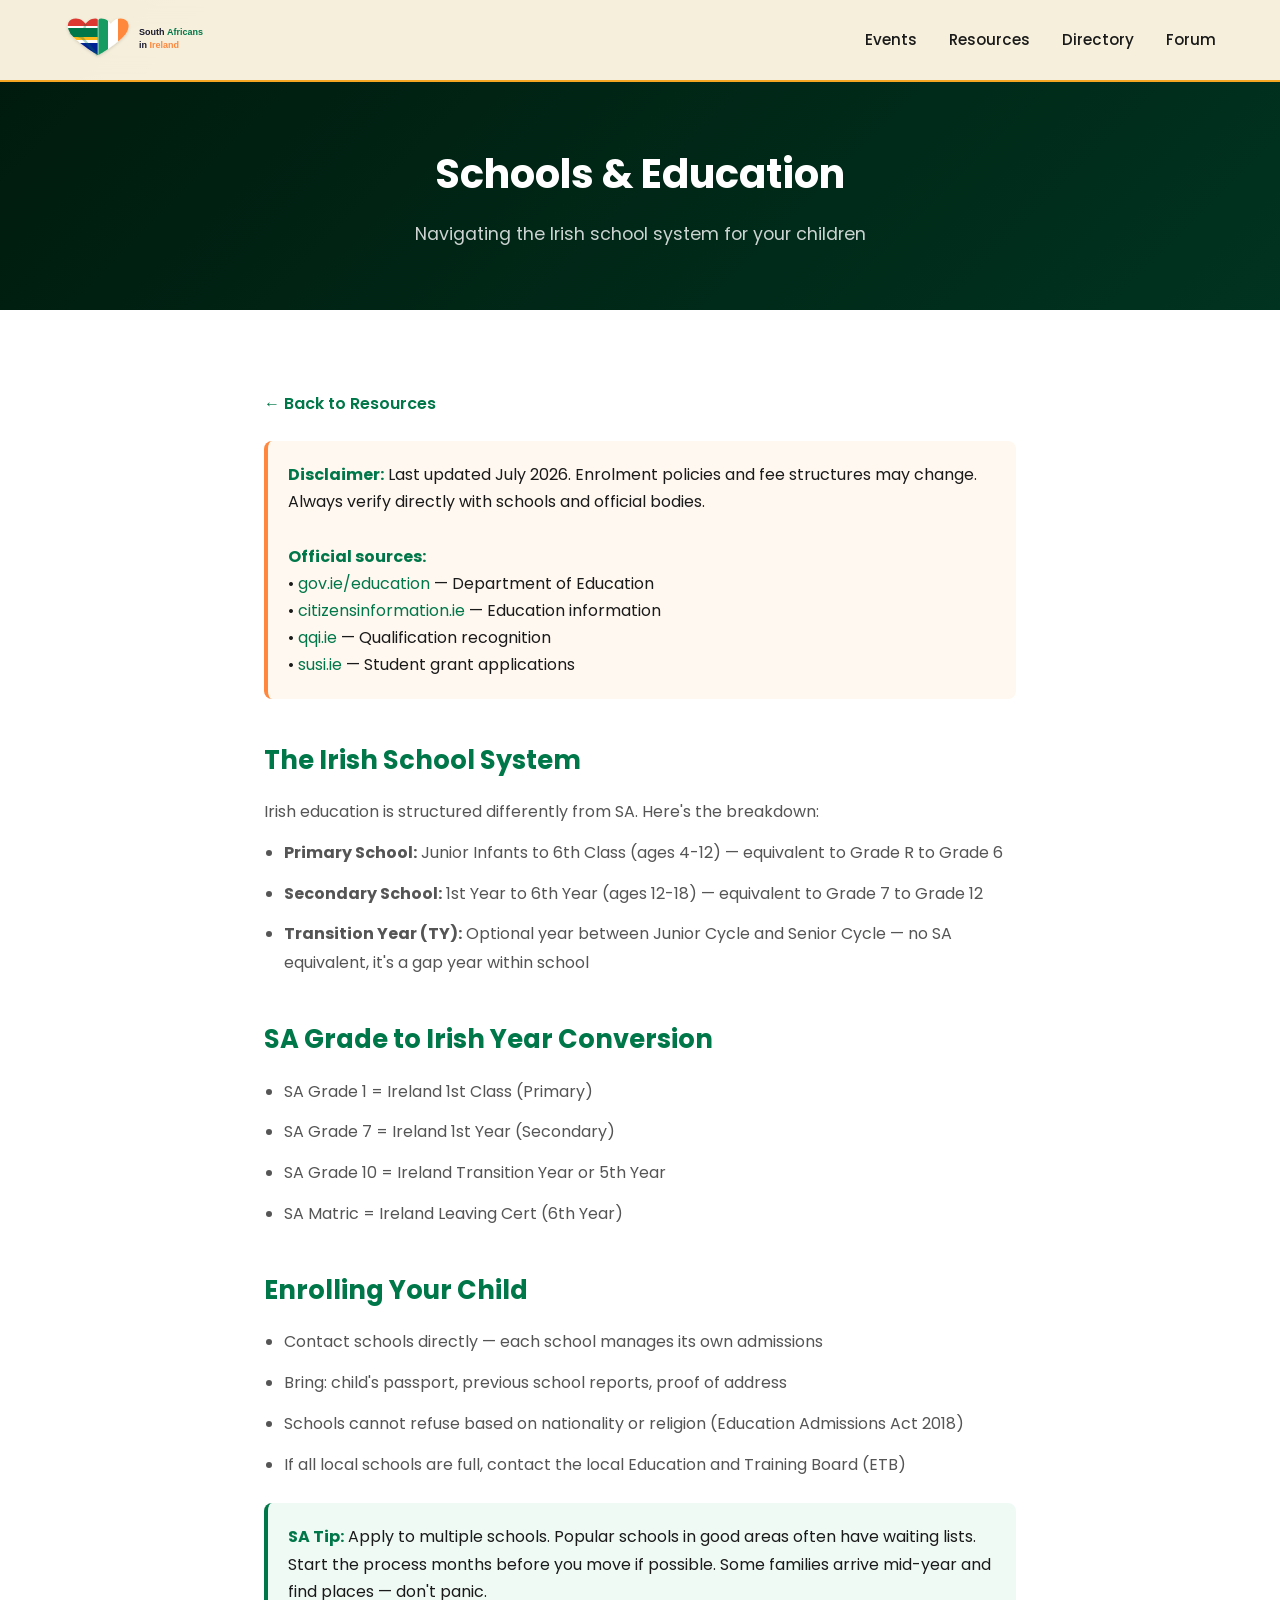
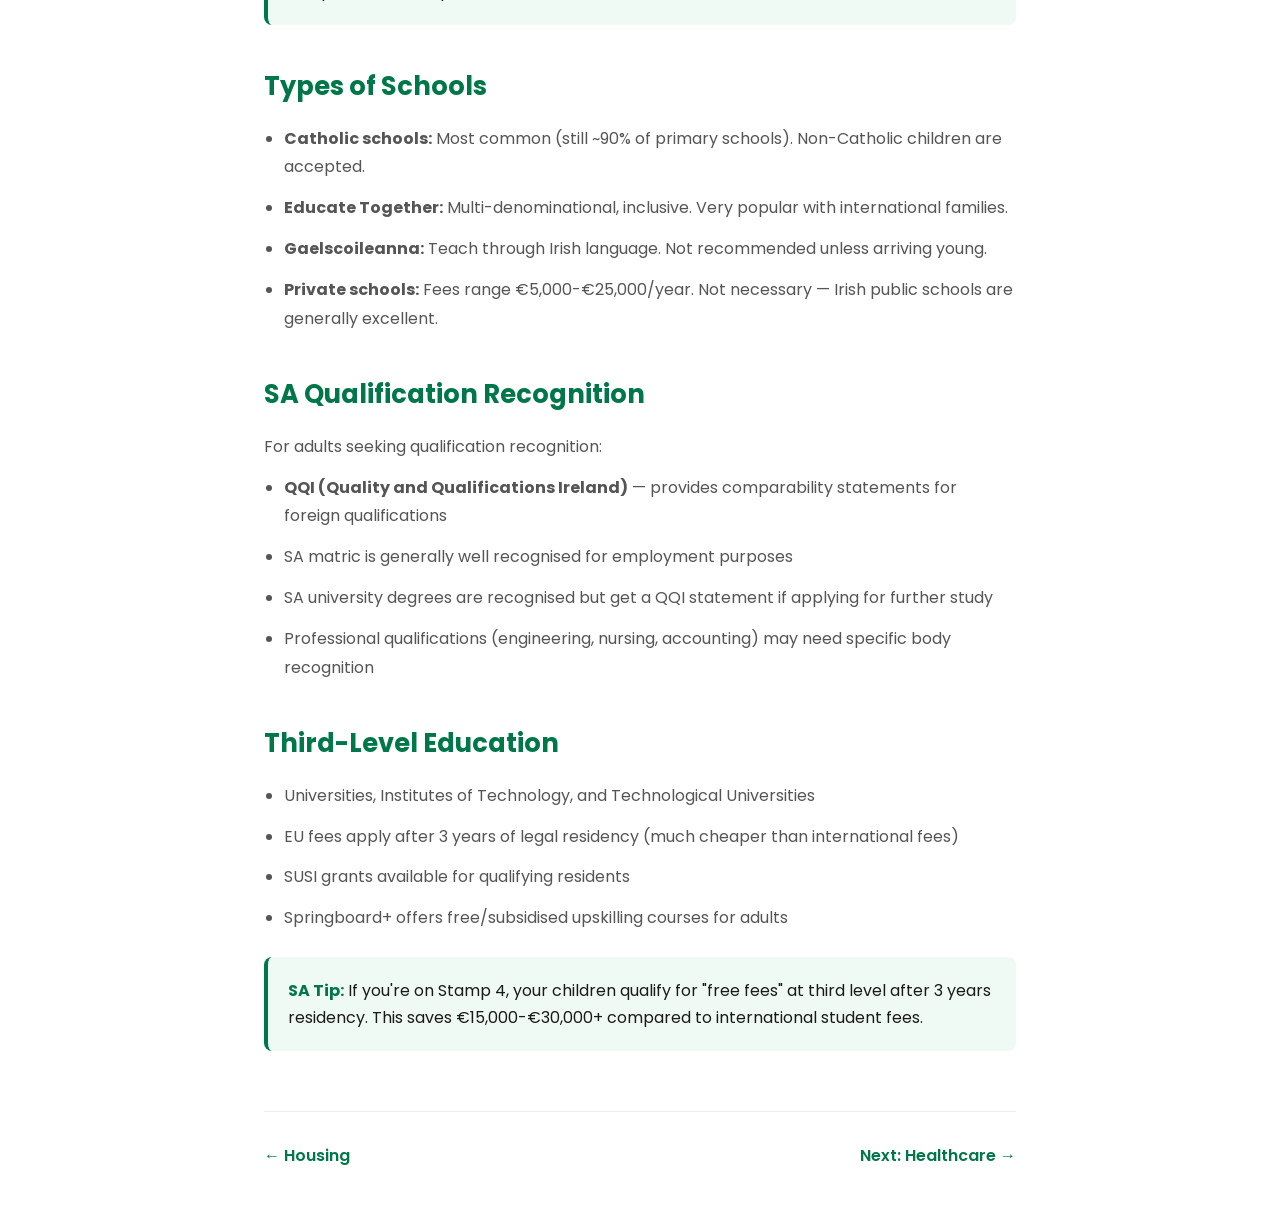
<file: guides/schools-education.html>
<!DOCTYPE html>
<html lang="en">
<head>
    <meta charset="UTF-8">
    <meta name="viewport" content="width=device-width, initial-scale=1.0">
    <title>Schools & Education Guide | South Africans in Ireland</title>
    <link rel="stylesheet" href="../styles.css">
    <link href="https://fonts.googleapis.com/css2?family=Poppins:wght@300;400;600;700&display=swap" rel="stylesheet">
    <style>
        .guide-hero { background: linear-gradient(135deg, #001a0d, #003320); padding: 140px 0 60px; color: white; text-align: center; }
        .guide-hero h1 { font-size: 2.5rem; margin-bottom: 12px; }
        .guide-hero p { opacity: 0.8; font-size: 1.1rem; }
        .guide-content { max-width: 800px; margin: 0 auto; padding: 60px 24px; }
        .guide-content h2 { font-size: 1.6rem; margin: 40px 0 16px; color: #007749; }
        .guide-content h3 { font-size: 1.2rem; margin: 24px 0 12px; }
        .guide-content p, .guide-content li { font-size: 1rem; line-height: 1.8; color: #555; margin-bottom: 12px; }
        .guide-content ul { padding-left: 20px; margin-bottom: 20px; }
        .guide-content li { list-style: disc; }
        .guide-tip { background: #f0faf5; border-left: 4px solid #007749; padding: 20px; border-radius: 8px; margin: 24px 0; }
        .guide-tip strong { color: #007749; }
        .guide-nav { display: flex; justify-content: space-between; margin-top: 60px; padding-top: 30px; border-top: 1px solid #eee; }
        .guide-nav a { color: #007749; font-weight: 600; }
        .back-link { display: inline-block; margin-top: 20px; color: #007749; font-weight: 600; }
    </style>
</head>
<body>
    <nav class="navbar">
        <div class="nav-container">
            <a href="../index.html" class="nav-logo"><img src="../logo.svg" alt="South Africans in Ireland" class="nav-logo-img"></a>
            <ul class="nav-menu">
                <li><a href="../index.html#events" class="nav-link">Events</a></li>
                <li><a href="../index.html#resources" class="nav-link">Resources</a></li>
                <li><a href="../index.html#directory" class="nav-link">Directory</a></li>
                <li><a href="../index.html#forum" class="nav-link">Forum</a></li>
            </ul>
        </div>
    </nav>

    <section class="guide-hero">
        <h1>Schools & Education</h1>
        <p>Navigating the Irish school system for your children</p>
    </section>

    <article class="guide-content">
        <a href="../index.html#resources" class="back-link">&larr; Back to Resources</a>

        <div class="guide-tip" style="border-left-color: #FF883E; background: #fff8f0;">
            <strong>Disclaimer:</strong> Last updated July 2026. Enrolment policies and fee structures may change. Always verify directly with schools and official bodies.
            <br><br>
            <strong>Official sources:</strong><br>
            &bull; <a href="https://www.gov.ie/en/organisation/department-of-education/" style="color: #007749;">gov.ie/education</a> — Department of Education<br>
            &bull; <a href="https://www.citizensinformation.ie/en/education/" style="color: #007749;">citizensinformation.ie</a> — Education information<br>
            &bull; <a href="https://www.qqi.ie/what-we-do/the-qualifications-system/national-framework-of-qualifications" style="color: #007749;">qqi.ie</a> — Qualification recognition<br>
            &bull; <a href="https://www.susi.ie" style="color: #007749;">susi.ie</a> — Student grant applications
        </div>

        <h2>The Irish School System</h2>
        <p>Irish education is structured differently from SA. Here's the breakdown:</p>
        <ul>
            <li><strong>Primary School:</strong> Junior Infants to 6th Class (ages 4-12) — equivalent to Grade R to Grade 6</li>
            <li><strong>Secondary School:</strong> 1st Year to 6th Year (ages 12-18) — equivalent to Grade 7 to Grade 12</li>
            <li><strong>Transition Year (TY):</strong> Optional year between Junior Cycle and Senior Cycle — no SA equivalent, it's a gap year within school</li>
        </ul>

        <h2>SA Grade to Irish Year Conversion</h2>
        <ul>
            <li>SA Grade 1 = Ireland 1st Class (Primary)</li>
            <li>SA Grade 7 = Ireland 1st Year (Secondary)</li>
            <li>SA Grade 10 = Ireland Transition Year or 5th Year</li>
            <li>SA Matric = Ireland Leaving Cert (6th Year)</li>
        </ul>

        <h2>Enrolling Your Child</h2>
        <ul>
            <li>Contact schools directly — each school manages its own admissions</li>
            <li>Bring: child's passport, previous school reports, proof of address</li>
            <li>Schools cannot refuse based on nationality or religion (Education Admissions Act 2018)</li>
            <li>If all local schools are full, contact the local Education and Training Board (ETB)</li>
        </ul>
        <div class="guide-tip">
            <strong>SA Tip:</strong> Apply to multiple schools. Popular schools in good areas often have waiting lists. Start the process months before you move if possible. Some families arrive mid-year and find places — don't panic.
        </div>

        <h2>Types of Schools</h2>
        <ul>
            <li><strong>Catholic schools:</strong> Most common (still ~90% of primary schools). Non-Catholic children are accepted.</li>
            <li><strong>Educate Together:</strong> Multi-denominational, inclusive. Very popular with international families.</li>
            <li><strong>Gaelscoileanna:</strong> Teach through Irish language. Not recommended unless arriving young.</li>
            <li><strong>Private schools:</strong> Fees range &euro;5,000-&euro;25,000/year. Not necessary — Irish public schools are generally excellent.</li>
        </ul>

        <h2>SA Qualification Recognition</h2>
        <p>For adults seeking qualification recognition:</p>
        <ul>
            <li><strong>QQI (Quality and Qualifications Ireland)</strong> — provides comparability statements for foreign qualifications</li>
            <li>SA matric is generally well recognised for employment purposes</li>
            <li>SA university degrees are recognised but get a QQI statement if applying for further study</li>
            <li>Professional qualifications (engineering, nursing, accounting) may need specific body recognition</li>
        </ul>

        <h2>Third-Level Education</h2>
        <ul>
            <li>Universities, Institutes of Technology, and Technological Universities</li>
            <li>EU fees apply after 3 years of legal residency (much cheaper than international fees)</li>
            <li>SUSI grants available for qualifying residents</li>
            <li>Springboard+ offers free/subsidised upskilling courses for adults</li>
        </ul>
        <div class="guide-tip">
            <strong>SA Tip:</strong> If you're on Stamp 4, your children qualify for "free fees" at third level after 3 years residency. This saves &euro;15,000-&euro;30,000+ compared to international student fees.
        </div>

        <div class="guide-nav">
            <a href="housing.html">&larr; Housing</a>
            <a href="healthcare.html">Next: Healthcare &rarr;</a>
        </div>
    </article>
</body>
</html>
</file>
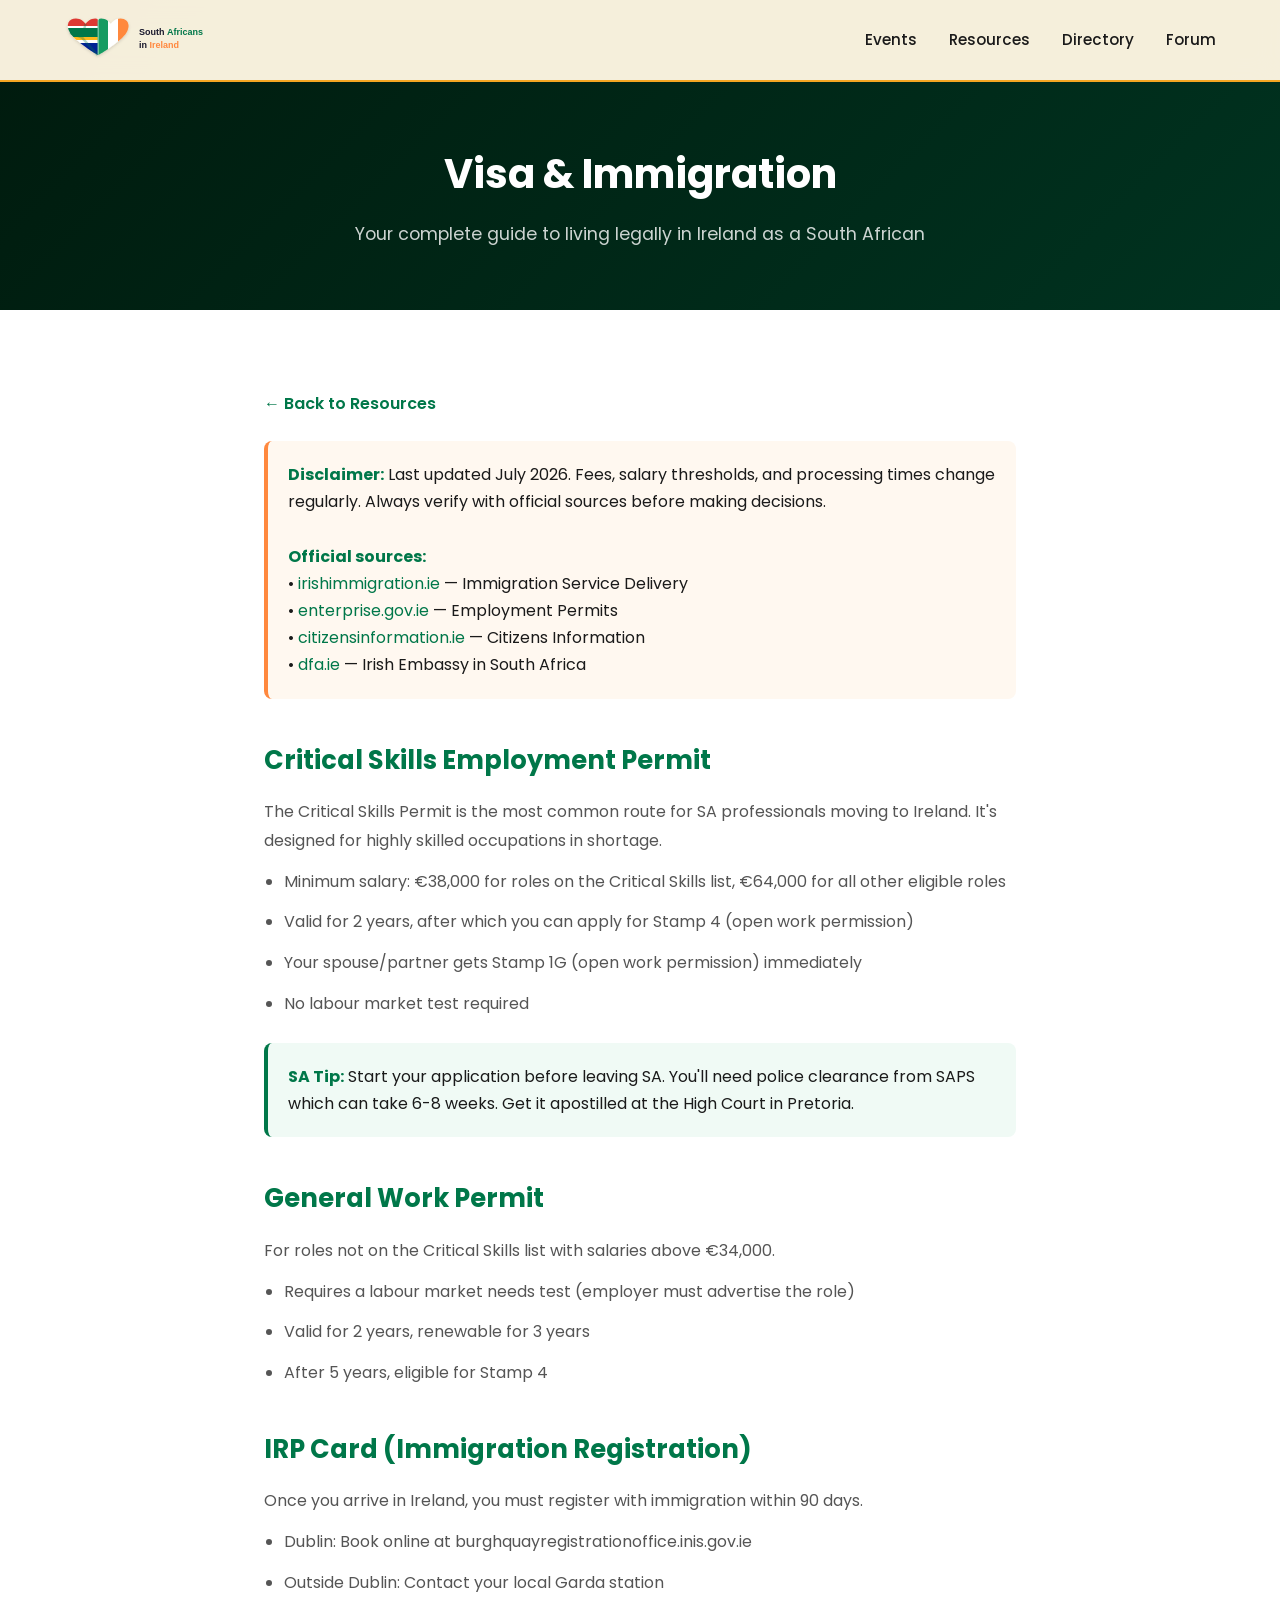
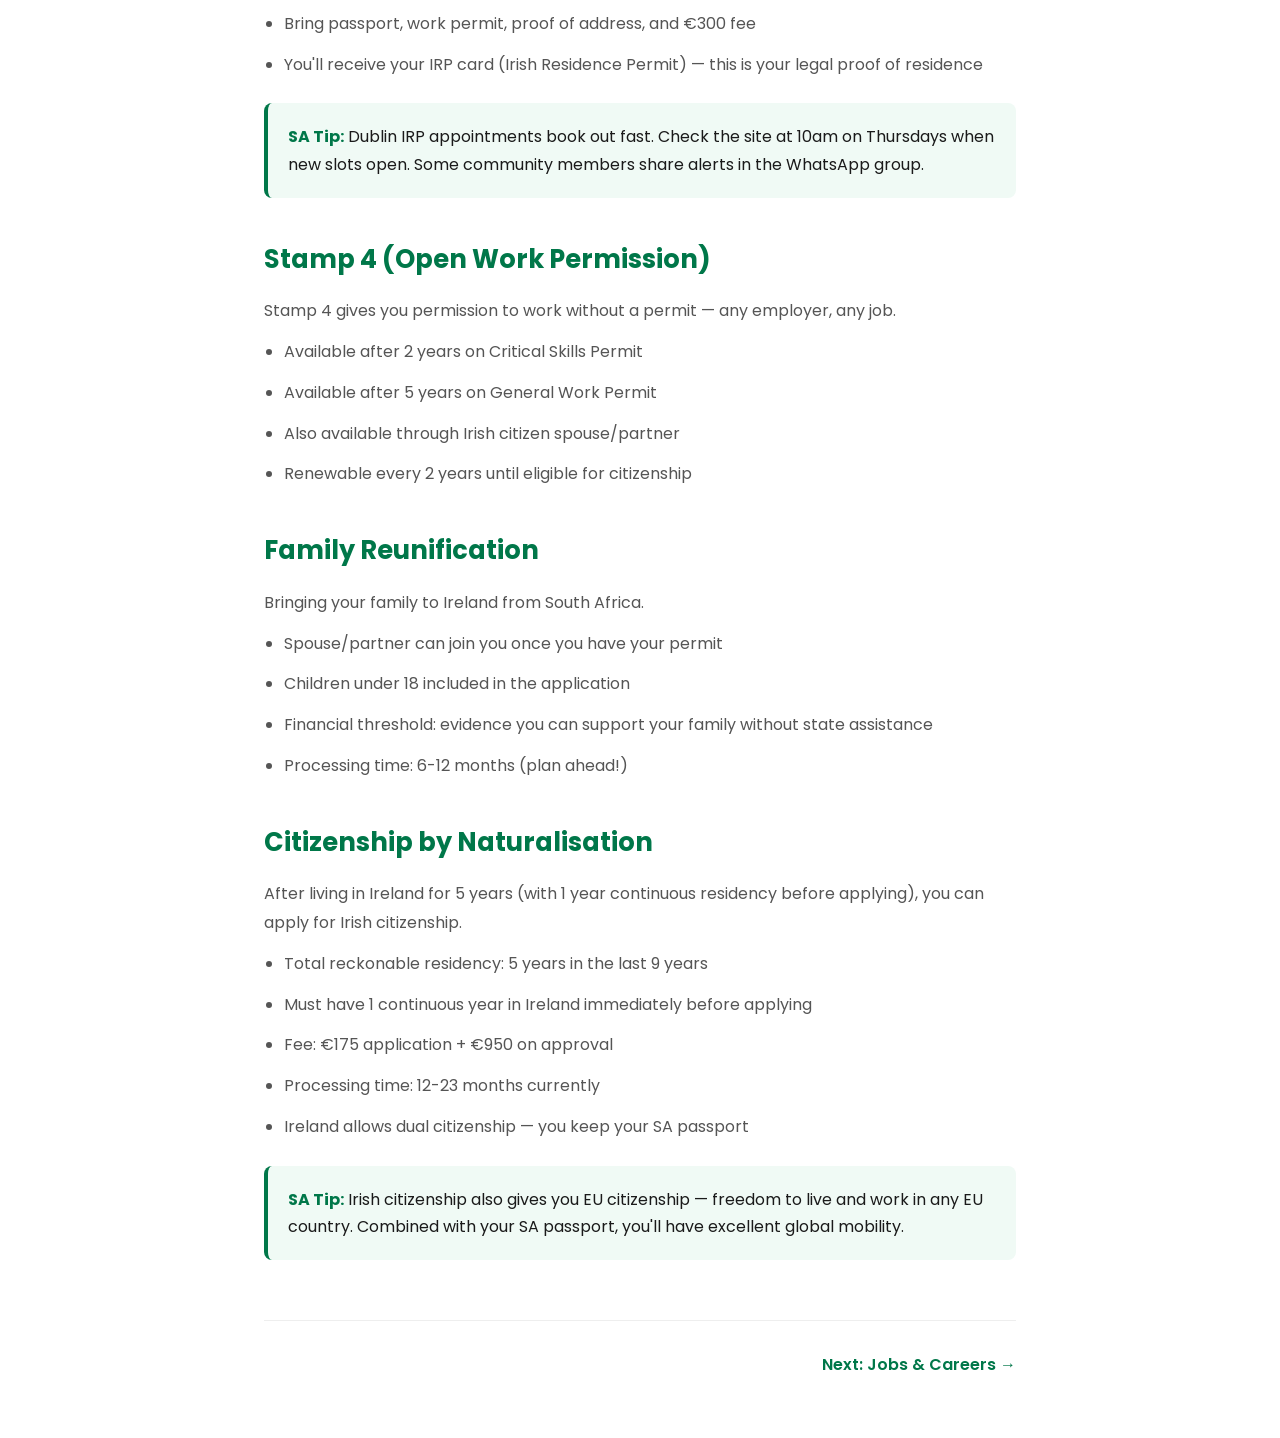
<file: guides/visa-immigration.html>
<!DOCTYPE html>
<html lang="en">
<head>
    <meta charset="UTF-8">
    <meta name="viewport" content="width=device-width, initial-scale=1.0">
    <title>Visa & Immigration Guide | South Africans in Ireland</title>
    <link rel="stylesheet" href="../styles.css">
    <link href="https://fonts.googleapis.com/css2?family=Poppins:wght@300;400;600;700&display=swap" rel="stylesheet">
    <style>
        .guide-hero { background: linear-gradient(135deg, #001a0d, #003320); padding: 140px 0 60px; color: white; text-align: center; }
        .guide-hero h1 { font-size: 2.5rem; margin-bottom: 12px; }
        .guide-hero p { opacity: 0.8; font-size: 1.1rem; }
        .guide-content { max-width: 800px; margin: 0 auto; padding: 60px 24px; }
        .guide-content h2 { font-size: 1.6rem; margin: 40px 0 16px; color: #007749; }
        .guide-content h3 { font-size: 1.2rem; margin: 24px 0 12px; }
        .guide-content p, .guide-content li { font-size: 1rem; line-height: 1.8; color: #555; margin-bottom: 12px; }
        .guide-content ul { padding-left: 20px; margin-bottom: 20px; }
        .guide-content li { list-style: disc; }
        .guide-tip { background: #f0faf5; border-left: 4px solid #007749; padding: 20px; border-radius: 8px; margin: 24px 0; }
        .guide-tip strong { color: #007749; }
        .guide-nav { display: flex; justify-content: space-between; margin-top: 60px; padding-top: 30px; border-top: 1px solid #eee; }
        .guide-nav a { color: #007749; font-weight: 600; }
        .back-link { display: inline-block; margin-top: 20px; color: #007749; font-weight: 600; }
    </style>
</head>
<body>
    <nav class="navbar">
        <div class="nav-container">
            <a href="../index.html" class="nav-logo"><img src="../logo.svg" alt="South Africans in Ireland" class="nav-logo-img"></a>
            <ul class="nav-menu">
                <li><a href="../index.html#events" class="nav-link">Events</a></li>
                <li><a href="../index.html#resources" class="nav-link">Resources</a></li>
                <li><a href="../index.html#directory" class="nav-link">Directory</a></li>
                <li><a href="../index.html#forum" class="nav-link">Forum</a></li>
            </ul>
        </div>
    </nav>

    <section class="guide-hero">
        <h1>Visa & Immigration</h1>
        <p>Your complete guide to living legally in Ireland as a South African</p>
    </section>

    <article class="guide-content">
        <a href="../index.html#resources" class="back-link">&larr; Back to Resources</a>

        <div class="guide-tip" style="border-left-color: #FF883E; background: #fff8f0;">
            <strong>Disclaimer:</strong> Last updated July 2026. Fees, salary thresholds, and processing times change regularly. Always verify with official sources before making decisions.
            <br><br>
            <strong>Official sources:</strong><br>
            &bull; <a href="https://www.irishimmigration.ie" style="color: #007749;">irishimmigration.ie</a> — Immigration Service Delivery<br>
            &bull; <a href="https://enterprise.gov.ie/en/what-we-do/workplace-and-skills/employment-permits/" style="color: #007749;">enterprise.gov.ie</a> — Employment Permits<br>
            &bull; <a href="https://www.citizensinformation.ie" style="color: #007749;">citizensinformation.ie</a> — Citizens Information<br>
            &bull; <a href="https://www.dfa.ie/irish-embassy/south-africa/" style="color: #007749;">dfa.ie</a> — Irish Embassy in South Africa
        </div>

        <h2>Critical Skills Employment Permit</h2>
        <p>The Critical Skills Permit is the most common route for SA professionals moving to Ireland. It's designed for highly skilled occupations in shortage.</p>
        <ul>
            <li>Minimum salary: &euro;38,000 for roles on the Critical Skills list, &euro;64,000 for all other eligible roles</li>
            <li>Valid for 2 years, after which you can apply for Stamp 4 (open work permission)</li>
            <li>Your spouse/partner gets Stamp 1G (open work permission) immediately</li>
            <li>No labour market test required</li>
        </ul>
        <div class="guide-tip">
            <strong>SA Tip:</strong> Start your application before leaving SA. You'll need police clearance from SAPS which can take 6-8 weeks. Get it apostilled at the High Court in Pretoria.
        </div>

        <h2>General Work Permit</h2>
        <p>For roles not on the Critical Skills list with salaries above &euro;34,000.</p>
        <ul>
            <li>Requires a labour market needs test (employer must advertise the role)</li>
            <li>Valid for 2 years, renewable for 3 years</li>
            <li>After 5 years, eligible for Stamp 4</li>
        </ul>

        <h2>IRP Card (Immigration Registration)</h2>
        <p>Once you arrive in Ireland, you must register with immigration within 90 days.</p>
        <ul>
            <li>Dublin: Book online at burghquayregistrationoffice.inis.gov.ie</li>
            <li>Outside Dublin: Contact your local Garda station</li>
            <li>Bring passport, work permit, proof of address, and &euro;300 fee</li>
            <li>You'll receive your IRP card (Irish Residence Permit) — this is your legal proof of residence</li>
        </ul>
        <div class="guide-tip">
            <strong>SA Tip:</strong> Dublin IRP appointments book out fast. Check the site at 10am on Thursdays when new slots open. Some community members share alerts in the WhatsApp group.
        </div>

        <h2>Stamp 4 (Open Work Permission)</h2>
        <p>Stamp 4 gives you permission to work without a permit — any employer, any job.</p>
        <ul>
            <li>Available after 2 years on Critical Skills Permit</li>
            <li>Available after 5 years on General Work Permit</li>
            <li>Also available through Irish citizen spouse/partner</li>
            <li>Renewable every 2 years until eligible for citizenship</li>
        </ul>

        <h2>Family Reunification</h2>
        <p>Bringing your family to Ireland from South Africa.</p>
        <ul>
            <li>Spouse/partner can join you once you have your permit</li>
            <li>Children under 18 included in the application</li>
            <li>Financial threshold: evidence you can support your family without state assistance</li>
            <li>Processing time: 6-12 months (plan ahead!)</li>
        </ul>

        <h2>Citizenship by Naturalisation</h2>
        <p>After living in Ireland for 5 years (with 1 year continuous residency before applying), you can apply for Irish citizenship.</p>
        <ul>
            <li>Total reckonable residency: 5 years in the last 9 years</li>
            <li>Must have 1 continuous year in Ireland immediately before applying</li>
            <li>Fee: &euro;175 application + &euro;950 on approval</li>
            <li>Processing time: 12-23 months currently</li>
            <li>Ireland allows dual citizenship — you keep your SA passport</li>
        </ul>
        <div class="guide-tip">
            <strong>SA Tip:</strong> Irish citizenship also gives you EU citizenship — freedom to live and work in any EU country. Combined with your SA passport, you'll have excellent global mobility.
        </div>

        <div class="guide-nav">
            <span></span>
            <a href="jobs-careers.html">Next: Jobs & Careers &rarr;</a>
        </div>
    </article>
</body>
</html>
</file>
<file: styles.css>
/* === Variables === */
:root {
    --sa-green: #1B5E20;
    --sa-gold: #F5A623;
    --sa-red: #DE3831;
    --sa-blue: #002395;
    --sa-black: #000000;
    --ie-green: #169B62;
    --ie-orange: #FF883E;
    --ie-white: #FFFFFF;
    --text-dark: #1a1a1a;
    --text-light: #4a4a4a;
    --bg-light: #f8f9fa;
    --bg-white: #ffffff;
    --bg-warm: #FDF6E3;
    --shadow: 0 4px 20px rgba(0, 0, 0, 0.08);
    --shadow-hover: 0 8px 30px rgba(0, 0, 0, 0.15);
    --radius: 12px;
    --transition: all 0.3s ease;
    --pattern: url("data:image/svg+xml,%3Csvg width='40' height='40' xmlns='http://www.w3.org/2000/svg'%3E%3Cpath d='M0 20 L20 0 L40 20 L20 40 Z' fill='none' stroke='%23F5A623' stroke-width='0.5' opacity='0.1'/%3E%3C/svg%3E");
}

/* === Reset === */
* {
    margin: 0;
    padding: 0;
    box-sizing: border-box;
}

html {
    scroll-behavior: smooth;
}

body {
    font-family: 'Poppins', sans-serif;
    color: var(--text-dark);
    line-height: 1.7;
    overflow-x: hidden;
    font-size: 16px;
    -webkit-font-smoothing: antialiased;
}

a {
    text-decoration: none;
    color: inherit;
}

ul {
    list-style: none;
}

/* === Container === */
.container {
    max-width: 1200px;
    margin: 0 auto;
    padding: 0 24px;
}

/* === Navigation === */
.navbar {
    position: fixed;
    top: 0;
    left: 0;
    right: 0;
    z-index: 1000;
    background: rgba(253, 246, 227, 0.97);
    backdrop-filter: blur(12px);
    box-shadow: 0 2px 0 var(--sa-gold);
    transition: var(--transition);
}

.navbar.scrolled {
    box-shadow: 0 2px 20px rgba(0, 0, 0, 0.1);
}

.nav-container {
    max-width: 1200px;
    margin: 0 auto;
    padding: 16px 24px;
    display: flex;
    align-items: center;
    justify-content: space-between;
}

.nav-logo {
    display: flex;
    align-items: center;
}

.nav-logo-img {
    height: 48px;
    width: auto;
    transition: var(--transition);
}

.nav-logo-img:hover {
    transform: scale(1.05);
}

.footer-logo-img {
    height: 40px;
    width: auto;
}

.nav-menu {
    display: flex;
    gap: 32px;
}

.nav-link {
    font-weight: 500;
    font-size: 0.95rem;
    color: var(--text-dark);
    transition: var(--transition);
    position: relative;
}

.nav-link:hover {
    color: var(--sa-green);
}

.nav-link::after {
    content: '';
    position: absolute;
    bottom: -4px;
    left: 0;
    width: 0;
    height: 2px;
    background: var(--sa-green);
    transition: var(--transition);
}

.nav-link:hover::after {
    width: 100%;
}

.nav-toggle {
    display: none;
    flex-direction: column;
    gap: 5px;
    background: none;
    border: none;
    cursor: pointer;
    padding: 4px;
}

.nav-toggle span {
    width: 25px;
    height: 3px;
    background: var(--text-dark);
    border-radius: 2px;
    transition: var(--transition);
}

/* === Hero === */
.hero {
    position: relative;
    display: flex;
    flex-direction: column;
    min-height: 100vh;
    background: var(--bg-warm);
    padding-top: 80px;
    background-image: var(--pattern);
}

.hero-banner {
    width: 100%;
    max-width: 1100px;
    margin: 40px auto 0;
    padding: 0 24px;
}

.hero-banner img {
    width: 100%;
    height: auto;
    border-radius: 16px;
    box-shadow: 0 12px 40px rgba(0, 0, 0, 0.15);
}

.hero-text {
    text-align: center;
    padding: 40px 24px 60px;
    max-width: 750px;
    margin: 0 auto;
}

.hero-text h1 {
    font-size: clamp(2.2rem, 5vw, 3.5rem);
    font-weight: 700;
    margin-bottom: 16px;
    color: var(--text-dark);
    line-height: 1.2;
}

.highlight-green {
    color: var(--sa-green);
}

/* === Hero Greeting Ticker === */
.hero-greeting-ticker {
    overflow: hidden;
    width: 100%;
    max-width: 650px;
    margin: 0 auto 16px;
}

.ticker-track {
    display: flex;
    width: max-content;
    animation: ticker-scroll 25s linear infinite;
}

.ticker-content {
    font-size: 0.85rem;
    font-weight: 600;
    color: var(--sa-gold);
    letter-spacing: 1px;
    text-transform: uppercase;
    white-space: nowrap;
}

@keyframes ticker-scroll {
    0% { transform: translateX(0); }
    100% { transform: translateX(-50%); }
}

.hero-tagline {
    font-size: 1.1rem;
    font-weight: 400;
    margin-bottom: 32px;
    color: var(--text-light);
    line-height: 1.7;
}

.hero-buttons {
    display: flex;
    gap: 12px;
    justify-content: center;
    flex-wrap: wrap;
}

.hero-flags {
    position: absolute;
    bottom: 0;
    left: 0;
    right: 0;
    display: flex;
    height: 5px;
}

.flag-stripe {
    flex: 1;
}

.sa-green { background: var(--sa-green); }
.sa-gold { background: var(--sa-gold); }
.ie-white { background: var(--ie-white); }
.ie-orange { background: var(--ie-orange); }

/* === Rugby Banner === */
.rugby-banner-section {
    position: relative;
    padding: 80px 0;
    text-align: center;
    overflow: hidden;
}

.rugby-banner-bg {
    position: absolute;
    inset: 0;
    background: url('rugby-stadium.jpg') center/cover no-repeat;
}

.rugby-banner-overlay {
    position: absolute;
    inset: 0;
    background: linear-gradient(to bottom, rgba(0,20,10,0.7) 0%, rgba(0,40,20,0.85) 100%);
}

.rugby-placeholder {
    padding: 40px 20px;
}

.rugby-placeholder h2 {
    color: #FFB81C;
    font-size: 2rem;
    margin-bottom: 12px;
    text-shadow: 0 2px 8px rgba(0,0,0,0.4);
}

.rugby-placeholder p {
    color: rgba(255, 255, 255, 0.9);
    font-size: 1.1rem;
    margin-bottom: 24px;
    max-width: 500px;
    margin-left: auto;
    margin-right: auto;
}

/* === Featured Event Card with Image === */
.event-card-featured {
    flex-direction: column !important;
    padding: 0 !important;
    overflow: hidden;
    border-left: 4px solid #FFB81C !important;
}

.event-card-featured .event-card-img {
    width: 100%;
    height: 200px;
    object-fit: cover;
}

.event-card-featured .event-card-body {
    display: flex;
    gap: 24px;
    padding: 24px 30px;
}

@media (max-width: 768px) {
    .event-card-featured .event-card-body {
        flex-direction: column;
        gap: 16px;
    }
}

/* === Nav Facebook Icon === */
.nav-fb {
    display: flex;
    align-items: center;
    transition: var(--transition);
    opacity: 0.8;
}

.nav-fb:hover {
    opacity: 1;
    transform: scale(1.15);
}

.nav-fb::after {
    display: none !important;
}

/* === Nav CTA Button === */
.nav-cta {
    background: var(--sa-green);
    color: white !important;
    padding: 8px 20px;
    border-radius: 50px;
    font-weight: 600 !important;
}

.nav-cta:hover {
    background: #005c3a;
}

.nav-cta::after {
    display: none !important;
}

/* === Mascots & Fire Animation === */
.mascots-container {
    position: absolute;
    bottom: 40px;
    left: 50%;
    transform: translateX(-50%);
    display: flex;
    align-items: flex-end;
    gap: 0;
    z-index: 3;
    opacity: 0.85;
}

.mascot {
    width: 120px;
    height: 120px;
}

.mascot-svg {
    width: 100%;
    height: 100%;
}

.mascot-springbok {
    animation: springbok-bounce 3s ease-in-out infinite;
}

.mascot-leprechaun {
    animation: leprechaun-dance 2.5s ease-in-out infinite;
}

@keyframes springbok-bounce {
    0%, 100% { transform: translateY(0); }
    50% { transform: translateY(-8px); }
}

@keyframes leprechaun-dance {
    0%, 100% { transform: translateY(0) rotate(0deg); }
    25% { transform: translateY(-5px) rotate(2deg); }
    75% { transform: translateY(-5px) rotate(-2deg); }
}

.fire-container {
    width: 80px;
    height: 100px;
    margin: 0 -10px;
    align-self: flex-end;
    margin-bottom: 10px;
}

.fire-svg {
    width: 100%;
    height: 100%;
}

.flame-outer {
    animation: flame-flicker 1.5s ease-in-out infinite alternate;
    transform-origin: bottom center;
}

.flame-middle {
    animation: flame-flicker 1.2s ease-in-out infinite alternate-reverse;
    transform-origin: bottom center;
}

.flame-inner {
    animation: flame-flicker 1s ease-in-out infinite alternate;
    transform-origin: bottom center;
}

.flame-core {
    animation: flame-flicker 0.8s ease-in-out infinite alternate-reverse;
    transform-origin: bottom center;
}

@keyframes flame-flicker {
    0% { transform: scaleX(1) scaleY(1); opacity: 0.7; }
    50% { transform: scaleX(1.05) scaleY(1.08); opacity: 0.9; }
    100% { transform: scaleX(0.95) scaleY(1.03); opacity: 0.8; }
}

.ember {
    animation: ember-float 2s ease-in-out infinite;
}

.ember-1 { animation-delay: 0s; }
.ember-2 { animation-delay: 0.5s; }
.ember-3 { animation-delay: 1s; }
.ember-4 { animation-delay: 1.5s; }

@keyframes ember-float {
    0% { transform: translateY(0) scale(1); opacity: 1; }
    50% { transform: translateY(-15px) scale(0.7); opacity: 0.6; }
    100% { transform: translateY(-30px) scale(0.3); opacity: 0; }
}

/* === Chapters === */
.chapters-grid {
    display: grid;
    grid-template-columns: repeat(auto-fit, minmax(220px, 1fr));
    gap: 16px;
}

.chapter-card {
    background: white;
    border-radius: 10px;
    padding: 20px;
    box-shadow: var(--shadow);
    border-left: 4px solid var(--ie-orange);
    transition: var(--transition);
}

.chapter-card:hover {
    transform: translateY(-3px);
    box-shadow: var(--shadow-hover);
}

.chapter-card strong {
    display: block;
    margin-bottom: 4px;
    color: var(--text-dark);
}

.chapter-card span {
    font-size: 0.85rem;
    color: var(--text-light);
}

/* === Buttons === */
.btn {
    display: inline-block;
    padding: 14px 32px;
    border-radius: 50px;
    font-weight: 600;
    font-size: 0.95rem;
    cursor: pointer;
    transition: var(--transition);
    border: none;
    font-family: inherit;
}

.btn-primary {
    background: var(--sa-green);
    color: white;
}

.btn-primary:hover {
    background: #005c3a;
    transform: translateY(-2px);
    box-shadow: 0 4px 15px rgba(0, 119, 73, 0.3);
}

.btn-secondary {
    background: transparent;
    color: white;
    border: 2px solid rgba(255, 255, 255, 0.6);
}

.btn-secondary:hover {
    background: rgba(255, 255, 255, 0.1);
    border-color: white;
    transform: translateY(-2px);
}

.btn-outline {
    background: transparent;
    color: var(--sa-green);
    border: 2px solid var(--sa-green);
}

.btn-outline:hover {
    background: var(--sa-green);
    color: white;
    transform: translateY(-2px);
}

.btn-small {
    padding: 8px 20px;
    font-size: 0.85rem;
    background: var(--sa-green);
    color: white;
    border-radius: 50px;
    margin-top: 8px;
    margin-right: 8px;
}

.btn-small:hover {
    background: #005c3a;
}

/* === Sections === */
.section {
    padding: 100px 0;
}

.section:nth-child(even) {
    background: var(--bg-warm);
    background-image: var(--pattern);
}

.section-title {
    font-size: 2.5rem;
    font-weight: 700;
    text-align: center;
    margin-bottom: 16px;
    color: var(--sa-green);
}

.section-subtitle {
    text-align: center;
    color: var(--text-light);
    font-size: 1.1rem;
    max-width: 600px;
    margin: 0 auto 60px;
}

/* === Stats === */
.stats-grid {
    display: grid;
    grid-template-columns: repeat(auto-fit, minmax(200px, 1fr));
    gap: 30px;
    margin-top: 50px;
}

.stat-card {
    text-align: center;
    padding: 40px 20px;
    background: white;
    border-radius: var(--radius);
    box-shadow: var(--shadow);
    transition: var(--transition);
}

.stat-card:hover {
    transform: translateY(-5px);
    box-shadow: var(--shadow-hover);
}

.stat-number {
    display: block;
    font-size: 2.8rem;
    font-weight: 700;
    color: var(--sa-gold);
    margin-bottom: 8px;
}

.stat-label {
    color: var(--text-light);
    font-size: 0.95rem;
}

/* === Events === */
.events-grid {
    display: grid;
    gap: 24px;
    max-width: 800px;
    margin: 0 auto;
}

.event-card {
    display: flex;
    gap: 24px;
    background: white;
    border-radius: var(--radius);
    padding: 30px;
    box-shadow: var(--shadow);
    transition: var(--transition);
    border-left: 4px solid var(--sa-green);
    border-bottom: 2px solid rgba(27, 94, 32, 0.1);
}

.event-card:hover {
    transform: translateX(5px);
    box-shadow: var(--shadow-hover);
}

.event-date {
    display: flex;
    flex-direction: column;
    align-items: center;
    justify-content: center;
    min-width: 70px;
}

.event-day {
    font-size: 2.2rem;
    font-weight: 700;
    color: var(--sa-green);
    line-height: 1;
}

.event-month {
    font-size: 0.85rem;
    font-weight: 600;
    color: var(--text-light);
    text-transform: uppercase;
}

.event-details h3 {
    font-size: 1.2rem;
    margin-bottom: 8px;
}

.event-location, .event-time {
    font-size: 0.9rem;
    color: var(--text-light);
}

.event-desc {
    margin-top: 10px;
    font-size: 0.95rem;
    color: var(--text-light);
}

.events-cta {
    text-align: center;
    margin-top: 40px;
}

/* === Resources === */
.resources-grid {
    display: grid;
    grid-template-columns: repeat(auto-fit, minmax(320px, 1fr));
    gap: 30px;
}

.resource-card {
    background: white;
    border-radius: var(--radius);
    padding: 35px;
    box-shadow: var(--shadow);
    transition: var(--transition);
    border-top: 4px solid var(--sa-gold);
    border-bottom: 2px solid rgba(245, 166, 35, 0.2);
}

.resource-card:hover {
    transform: translateY(-5px);
    box-shadow: var(--shadow-hover);
}

.resource-icon {
    font-size: 2.5rem;
    margin-bottom: 16px;
}

.resource-card h3 {
    font-size: 1.2rem;
    margin-bottom: 16px;
    color: var(--text-dark);
}

.resource-card ul {
    margin-bottom: 20px;
}

.resource-card li {
    padding: 6px 0;
    font-size: 0.9rem;
    color: var(--text-light);
    border-bottom: 1px solid #f0f0f0;
    padding-left: 16px;
    position: relative;
}

.resource-card li::before {
    content: '';
    position: absolute;
    left: 0;
    top: 50%;
    width: 6px;
    height: 6px;
    border-radius: 50%;
    background: var(--sa-green);
    transform: translateY(-50%);
}

.resource-link {
    color: var(--sa-green);
    font-weight: 600;
    font-size: 0.9rem;
    transition: var(--transition);
}

.resource-link:hover {
    color: #005c3a;
}

/* === Directory === */
.directory-filter {
    display: flex;
    justify-content: center;
    gap: 12px;
    margin-bottom: 40px;
    flex-wrap: wrap;
}

.filter-btn {
    padding: 10px 24px;
    border: 2px solid #e0e0e0;
    border-radius: 50px;
    background: white;
    font-family: inherit;
    font-size: 0.9rem;
    font-weight: 500;
    cursor: pointer;
    transition: var(--transition);
}

.filter-btn:hover,
.filter-btn.active {
    border-color: var(--sa-green);
    background: var(--sa-green);
    color: white;
}

.directory-grid {
    display: grid;
    grid-template-columns: repeat(auto-fit, minmax(320px, 1fr));
    gap: 24px;
}

.directory-card {
    background: white;
    border-radius: var(--radius);
    padding: 30px;
    box-shadow: var(--shadow);
    transition: var(--transition);
}

.directory-card:hover {
    transform: translateY(-3px);
    box-shadow: var(--shadow-hover);
}

.directory-card h3 {
    font-size: 1.1rem;
    margin-bottom: 6px;
}

.directory-category {
    font-size: 0.8rem;
    font-weight: 600;
    color: var(--sa-green);
    text-transform: uppercase;
    letter-spacing: 0.5px;
    margin-bottom: 10px;
}

.directory-card p {
    font-size: 0.9rem;
    color: var(--text-light);
    margin-bottom: 8px;
}

.directory-location {
    font-size: 0.85rem !important;
    color: var(--ie-orange) !important;
    font-weight: 500;
}

.directory-website {
    display: inline-block;
    font-size: 0.8rem;
    color: var(--sa-green);
    font-weight: 500;
    margin-top: 8px;
    text-decoration: none;
    transition: var(--transition);
}

.directory-website:hover {
    text-decoration: underline;
    color: #005c3a;
}

.directory-cta {
    text-align: center;
    margin-top: 40px;
    font-size: 1rem;
    color: var(--text-light);
}

.directory-cta a {
    color: var(--sa-green);
    font-weight: 600;
}

/* === Forum === */
.forum-grid {
    display: grid;
    grid-template-columns: repeat(auto-fit, minmax(300px, 1fr));
    gap: 24px;
}

a.forum-card {
    text-decoration: none;
    color: inherit;
    display: block;
}

.forum-card {
    background: white;
    border-radius: var(--radius);
    padding: 30px;
    box-shadow: var(--shadow);
    transition: var(--transition);
    cursor: pointer;
}

.forum-card:hover {
    transform: translateY(-3px);
    box-shadow: var(--shadow-hover);
    border-bottom: 3px solid var(--sa-green);
}

.forum-icon {
    font-size: 2rem;
    margin-bottom: 12px;
}

.forum-card h3 {
    font-size: 1.1rem;
    margin-bottom: 8px;
}

.forum-card p {
    font-size: 0.9rem;
    color: var(--text-light);
    margin-bottom: 12px;
}

.forum-count {
    font-size: 0.8rem;
    font-weight: 600;
    color: var(--sa-green);
    background: rgba(0, 119, 73, 0.08);
    padding: 4px 12px;
    border-radius: 20px;
}

.forum-cta {
    text-align: center;
    margin-top: 50px;
}

.forum-note {
    margin-top: 12px;
    font-size: 0.9rem;
    color: var(--text-light);
    font-style: italic;
}

/* === Newsletter === */
.newsletter {
    background: linear-gradient(135deg, var(--sa-green) 0%, #005c3a 100%) !important;
    padding: 80px 0;
}

.newsletter-box {
    text-align: center;
    color: white;
}

.newsletter-box h2 {
    font-size: 2rem;
    margin-bottom: 12px;
}

.newsletter-box p {
    opacity: 0.9;
    margin-bottom: 30px;
}

.newsletter-form {
    display: flex;
    gap: 12px;
    max-width: 500px;
    margin: 0 auto;
    flex-wrap: wrap;
    justify-content: center;
}

.newsletter-form input {
    flex: 1;
    min-width: 250px;
    padding: 14px 24px;
    border: none;
    border-radius: 50px;
    font-family: inherit;
    font-size: 0.95rem;
    outline: none;
}

.newsletter-form .btn {
    background: var(--sa-gold);
    color: var(--text-dark);
}

.newsletter-form .btn:hover {
    background: #e5a518;
}

.newsletter-note {
    font-size: 0.85rem;
    opacity: 0.7;
    margin-top: 12px;
}

/* === Contact === */
.contact-grid {
    display: grid;
    grid-template-columns: 1fr;
    gap: 50px;
    align-items: start;
    max-width: 600px;
    margin: 0 auto;
}

.contact-form .form-group {
    margin-bottom: 20px;
}

.contact-form input,
.contact-form select,
.contact-form textarea {
    width: 100%;
    padding: 14px 20px;
    border: 2px solid #e8e8e8;
    border-radius: 10px;
    font-family: inherit;
    font-size: 0.95rem;
    transition: var(--transition);
    outline: none;
    background: white;
}

.contact-form input:focus,
.contact-form select:focus,
.contact-form textarea:focus {
    border-color: var(--sa-green);
}

.contact-form textarea {
    resize: vertical;
}

.contact-info {
    display: flex;
    flex-direction: column;
    gap: 30px;
}

.contact-item h3 {
    font-size: 1.1rem;
    margin-bottom: 12px;
    color: var(--text-dark);
}

.contact-item p {
    font-size: 0.9rem;
    color: var(--text-light);
    line-height: 1.8;
}

.social-links {
    display: flex;
    gap: 12px;
}

.social-link {
    width: 44px;
    height: 44px;
    display: flex;
    align-items: center;
    justify-content: center;
    border-radius: 50%;
    background: var(--sa-green);
    color: white;
    font-weight: 700;
    font-size: 0.8rem;
    transition: var(--transition);
}

.social-link:hover {
    background: #005c3a;
    transform: translateY(-3px);
}

/* === Footer === */
.footer {
    background: #0a1f12;
    color: rgba(255, 255, 255, 0.8);
    padding: 60px 0 30px;
    border-top: 4px solid var(--sa-gold);
}

.footer-grid {
    display: grid;
    grid-template-columns: 2fr 1fr 1fr 1fr;
    gap: 40px;
    margin-bottom: 40px;
}

.footer-col h3 {
    font-size: 1.2rem;
    margin-bottom: 12px;
}

.footer-col h4 {
    color: white;
    margin-bottom: 16px;
    font-size: 1rem;
}

.footer-col ul li {
    margin-bottom: 10px;
}

.footer-col ul li a {
    font-size: 0.9rem;
    opacity: 0.8;
    transition: var(--transition);
}

.footer-col ul li a:hover {
    opacity: 1;
    color: var(--sa-gold);
}

.footer-bottom {
    border-top: 1px solid rgba(255, 255, 255, 0.1);
    padding-top: 30px;
    text-align: center;
    font-size: 0.85rem;
    opacity: 0.6;
}

/* === Responsive === */
@media (max-width: 768px) {
    .nav-toggle {
        display: flex;
    }

    .nav-menu {
        position: fixed;
        top: 70px;
        left: 0;
        right: 0;
        background: white;
        flex-direction: column;
        align-items: center;
        padding: 30px;
        gap: 20px;
        box-shadow: 0 10px 20px rgba(0, 0, 0, 0.1);
        transform: translateY(-100%);
        opacity: 0;
        pointer-events: none;
        transition: var(--transition);
    }

    .nav-menu.active {
        transform: translateY(0);
        opacity: 1;
        pointer-events: all;
    }

    .section {
        padding: 60px 0;
    }

    .section-title {
        font-size: 2rem;
    }

    .hero {
        min-height: auto;
        padding-top: 70px;
    }

    .hero-banner {
        margin-top: 20px;
    }

    .hero-banner img {
        border-radius: 10px;
    }

    .hero-text {
        padding: 30px 20px 40px;
    }

    .event-card {
        flex-direction: column;
        gap: 16px;
    }

    .event-date {
        flex-direction: row;
        gap: 8px;
    }

    .contact-grid {
        grid-template-columns: 1fr;
    }

    .footer-grid {
        grid-template-columns: 1fr 1fr;
        gap: 30px;
    }

    .resources-grid {
        grid-template-columns: 1fr;
    }
}

@media (max-width: 480px) {
    .footer-grid {
        grid-template-columns: 1fr;
    }

    .stats-grid {
        grid-template-columns: 1fr;
    }

    .hero-content h1 {
        font-size: 2.2rem;
    }
}

/* === Animations === */
.fade-in {
    opacity: 0;
    transform: translateY(30px);
    transition: opacity 0.6s ease, transform 0.6s ease;
}

.fade-in.visible {
    opacity: 1;
    transform: translateY(0);
}

/* === Directory Card Hide/Show === */
.directory-card.hidden {
    display: none;
}

/* === RSVP Modal === */
.modal-overlay {
    display: none;
    position: fixed;
    inset: 0;
    background: rgba(0, 0, 0, 0.6);
    backdrop-filter: blur(4px);
    z-index: 2000;
    align-items: center;
    justify-content: center;
    padding: 24px;
}

.modal-overlay.active {
    display: flex;
}

.modal {
    background: white;
    border-radius: var(--radius);
    padding: 40px;
    max-width: 450px;
    width: 100%;
    position: relative;
    box-shadow: 0 20px 60px rgba(0, 0, 0, 0.3);
    animation: modalIn 0.3s ease;
}

@keyframes modalIn {
    from { transform: scale(0.9) translateY(20px); opacity: 0; }
    to { transform: scale(1) translateY(0); opacity: 1; }
}

.modal-close {
    position: absolute;
    top: 16px;
    right: 20px;
    background: none;
    border: none;
    font-size: 2rem;
    cursor: pointer;
    color: var(--text-light);
    line-height: 1;
    transition: var(--transition);
}

.modal-close:hover {
    color: var(--sa-red);
}

.modal h2 {
    font-size: 1.5rem;
    margin-bottom: 8px;
    color: var(--text-dark);
}

.modal-event-name {
    font-size: 1rem;
    color: var(--sa-green);
    font-weight: 600;
    margin-bottom: 24px;
}

.modal-form .form-group {
    margin-bottom: 16px;
}

.modal-form input,
.modal-form select {
    width: 100%;
    padding: 14px 20px;
    border: 2px solid #e8e8e8;
    border-radius: 10px;
    font-family: inherit;
    font-size: 0.95rem;
    transition: var(--transition);
    outline: none;
}

.modal-form input:focus,
.modal-form select:focus {
    border-color: var(--sa-green);
}

.modal-form .btn {
    width: 100%;
    margin-top: 8px;
}

/* === RSVP Button Style === */
.rsvp-btn {
    cursor: pointer;
    border: none;
    font-family: inherit;
}

/* === Floating WhatsApp Button === */
.whatsapp-float {
    position: fixed;
    bottom: 24px;
    right: 24px;
    z-index: 900;
    width: 56px;
    height: 56px;
    border-radius: 50%;
    background: #25D366;
    display: flex;
    align-items: center;
    justify-content: center;
    box-shadow: 0 4px 12px rgba(37, 211, 102, 0.4);
    transition: var(--transition);
}

.whatsapp-float:hover {
    transform: scale(1.1);
    box-shadow: 0 6px 20px rgba(37, 211, 102, 0.5);
    animation: whatsapp-pulse 1s ease-in-out infinite;
}

@keyframes whatsapp-pulse {
    0% { box-shadow: 0 0 0 0 rgba(37, 211, 102, 0.5); }
    70% { box-shadow: 0 0 0 14px rgba(37, 211, 102, 0); }
    100% { box-shadow: 0 0 0 0 rgba(37, 211, 102, 0); }
}

/* === Back to Top Button === */
.back-to-top {
    position: fixed;
    bottom: 92px;
    right: 28px;
    z-index: 900;
    width: 44px;
    height: 44px;
    border-radius: 50%;
    background: var(--sa-green);
    color: white;
    border: none;
    display: flex;
    align-items: center;
    justify-content: center;
    cursor: pointer;
    box-shadow: 0 4px 12px rgba(0, 0, 0, 0.15);
    opacity: 0;
    visibility: hidden;
    transition: opacity 0.3s ease, visibility 0.3s ease, transform 0.3s ease;
}

.back-to-top.visible {
    opacity: 1;
    visibility: visible;
}

.back-to-top:hover {
    background: #005c3a;
    transform: translateY(-3px);
}

/* === Sponsors Section === */
.sponsors {
    padding: 60px 0;
    background: var(--bg-light) !important;
}

.sponsors .section-title {
    margin-bottom: 40px;
}

.sponsors-ticker {
    overflow: hidden;
    width: 100%;
}

.sponsors-track {
    display: flex;
    width: max-content;
    animation: sponsors-scroll 20s linear infinite;
    gap: 60px;
}

.sponsor-logo {
    font-size: 1.3rem;
    font-weight: 700;
    color: var(--text-light);
    white-space: nowrap;
    opacity: 0.7;
    transition: var(--transition);
    letter-spacing: 0.5px;
}

.sponsor-logo:hover {
    opacity: 1;
    color: var(--sa-green);
}

@keyframes sponsors-scroll {
    0% { transform: translateX(0); }
    100% { transform: translateX(-50%); }
}
</file>
